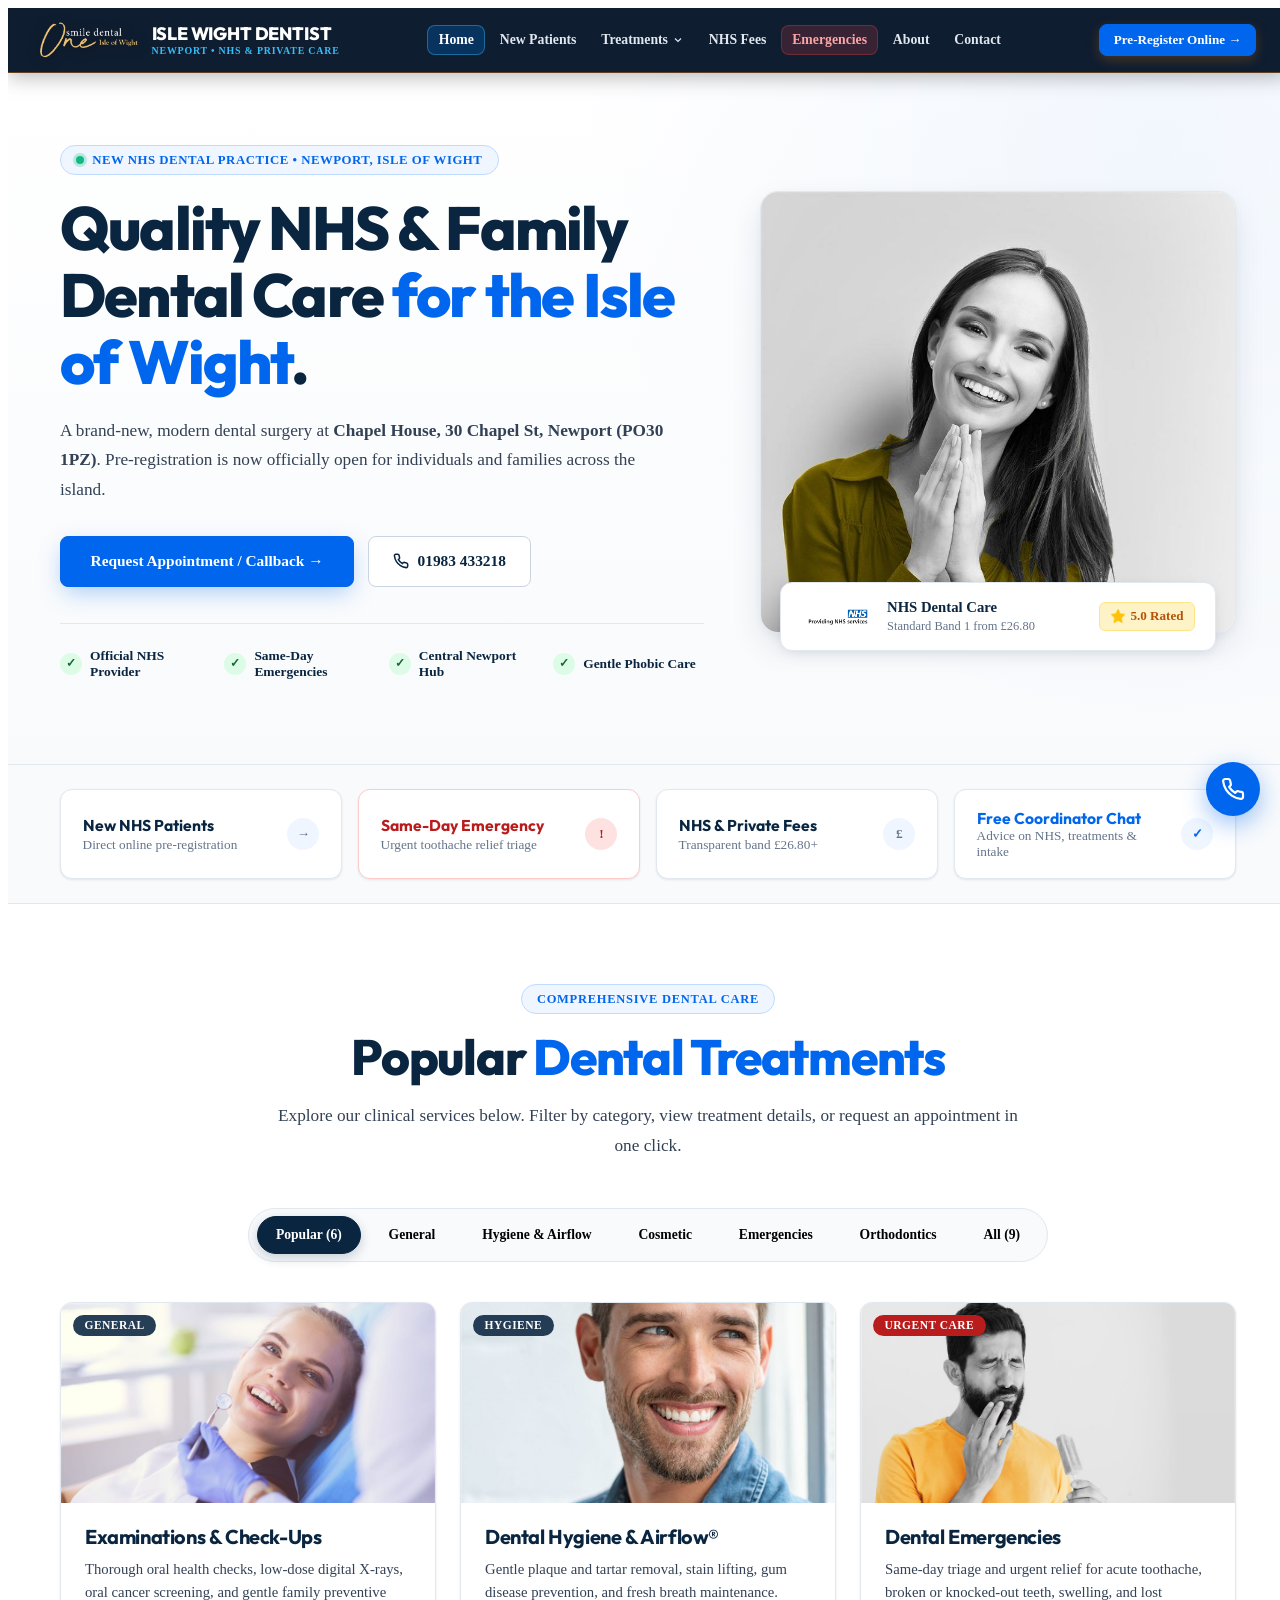
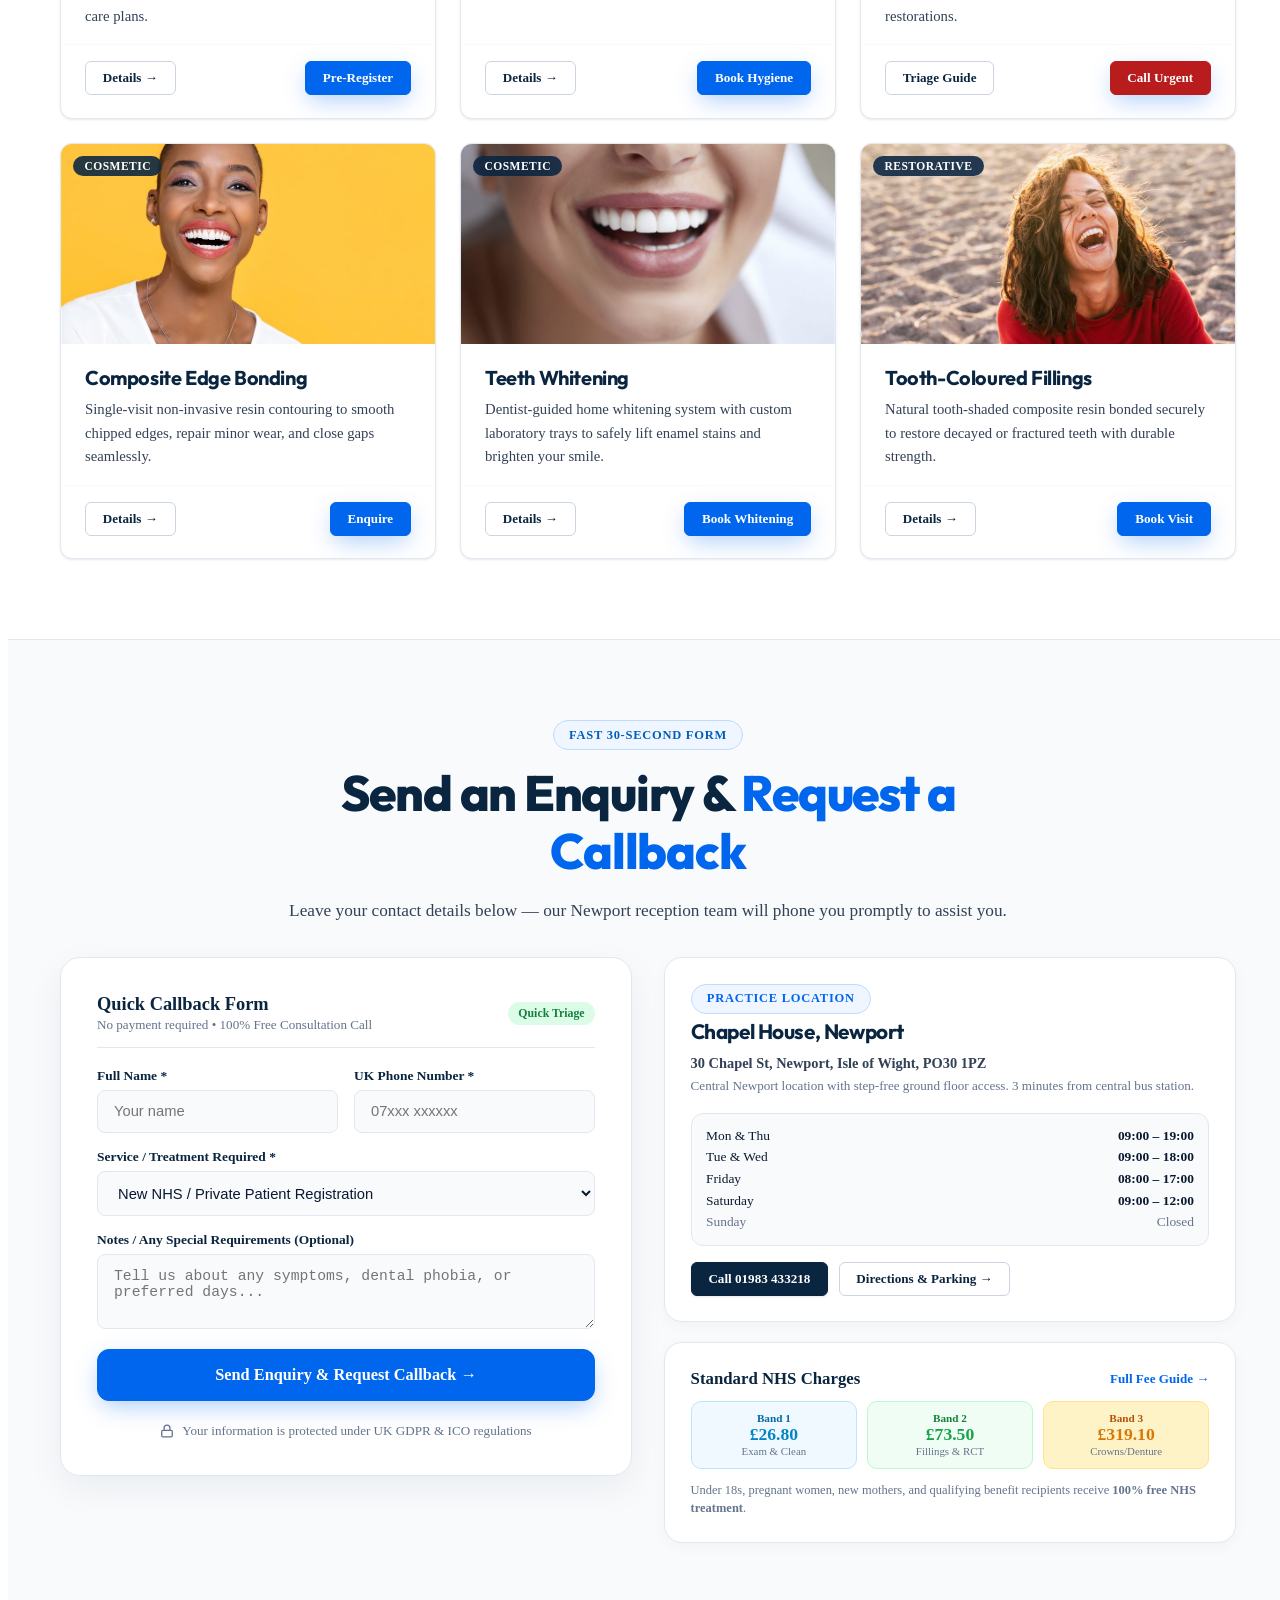
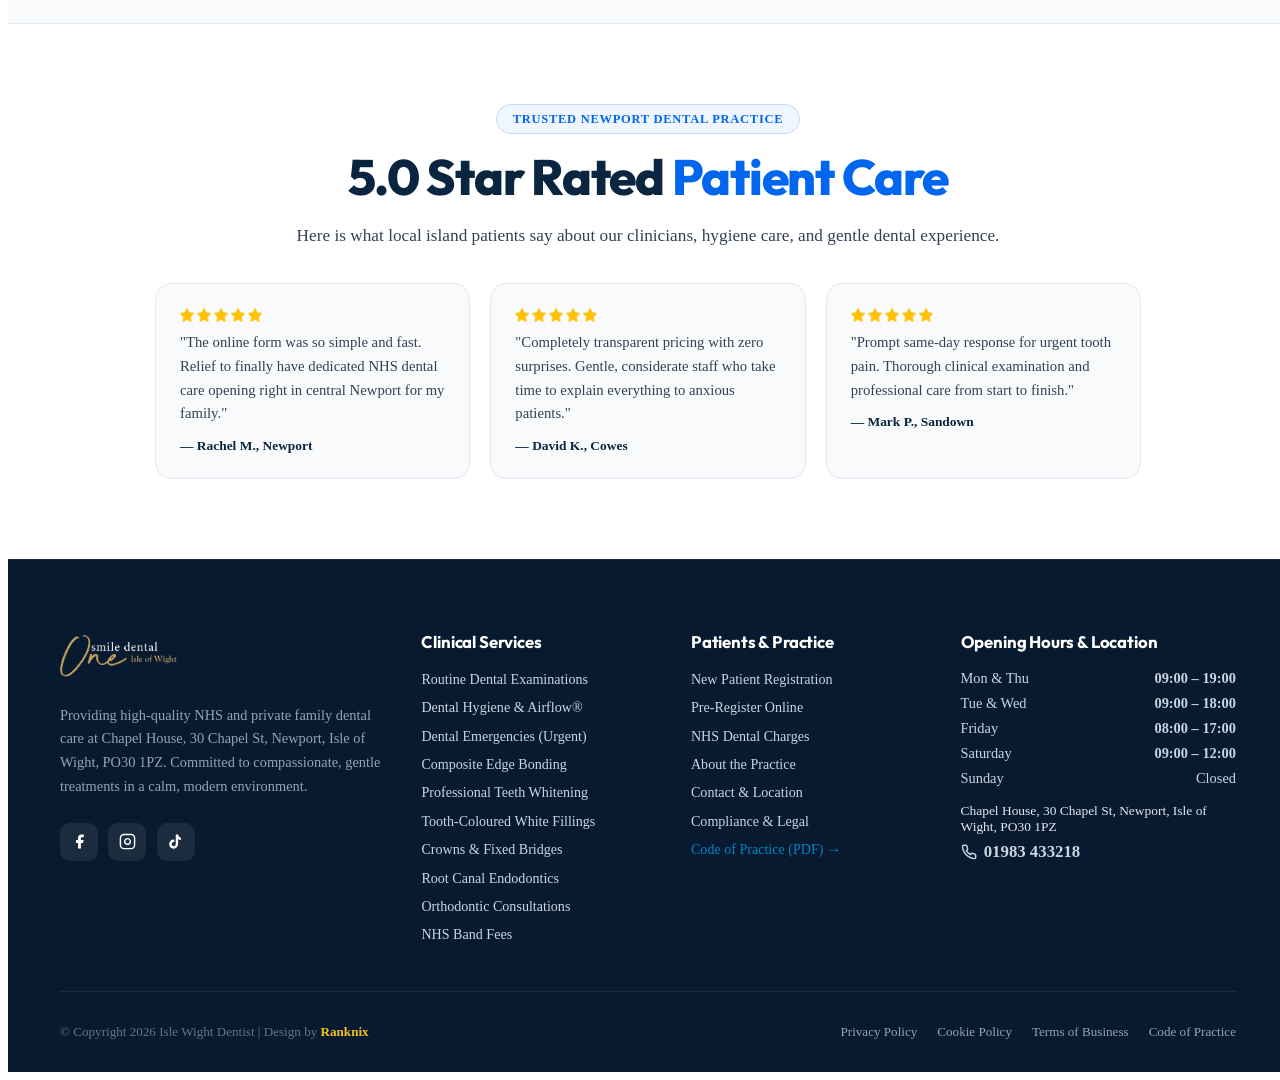
<file: index.html>
﻿<!DOCTYPE html>
<html lang="en">
<head>
  <!-- Google Tag Manager -->
  <script async src="https://www.googletagmanager.com/gtm.js?id=GTM-NL6TV2PP"></script>
  <script>
    window.dataLayer = window.dataLayer || [];
    function gtag(){dataLayer.push(arguments);}
    gtag('js', new Date());
  </script>
  <!-- End Google Tag Manager -->
  <meta charset="UTF-8">
  <meta name="viewport" content="width=device-width, initial-scale=1.0">
  <title>Isle Wight Dentist | New NHS &amp; Private Dental Practice in Newport, Isle of Wight</title>
  <meta name="description" content="Finally, an NHS dentist on the Isle of Wight with open pre-registration! Join Isle Wight Dentist at Chapel House, 30 Chapel St, Newport. Pre-register online in 60 seconds or call 01983 433218.">
  <link rel="canonical" href="https://islewightdentist.co.uk/">
  <link rel="icon" type="image/png" href="assets/images/ONE_favicon.png">
  <link rel="apple-touch-icon" href="assets/images/ONE_webclip.png">
  <link rel="preconnect" href="https://fonts.googleapis.com">
  <link rel="preconnect" href="https://fonts.gstatic.com" crossorigin>
  <link href="https://fonts.googleapis.com/css2?family=Outfit:wght@500;600;700;800;900&family=Plus+Jakarta+Sans:wght@400;500;600;700;800&family=Cormorant+Garamond:wght@600;700&display=swap" rel="stylesheet">
  <link rel="stylesheet" href="assets/css/styles.css?v=9">
</head>
<body>

  <!-- 1. HIGH-CONTRAST HEALTHCARE HEADER -->
  <header class="site-header">
    <!-- Main Navigation Bar -->
    <div class="header-main-bar">
      <div class="container header-inner">
        <!-- Distinct High-Contrast Brand Lockup -->
        <a href="index.html" class="brand-lockup" aria-label="Isle Wight Dentist Home">
          <div class="brand-logo-frame">
            <img src="assets/images/Isle_of_Wight.png" alt="Isle Wight Dentist Logo">
          </div>
          <div class="brand-meta">
            <span class="brand-title">ISLE WIGHT DENTIST</span>
            <span class="brand-subtitle">Newport &bull; NHS &amp; Private Care</span>
          </div>
        </a>

        <!-- Clean Spacious Desktop Navigation -->
        <nav class="desktop-nav" aria-label="Primary navigation">
          <a href="index.html" class="nav-link active" data-page="index.html">Home</a>
          <a href="new-patients.html" class="nav-link" data-page="new-patients.html">New Patients</a>

          <div class="nav-item">
            <a href="treatments.html" class="nav-link" data-page="treatments.html,dental-emergencies.html">
              <span>Treatments</span>
              <svg width="12" height="12" viewBox="0 0 24 24" fill="none" stroke="currentColor" stroke-width="2.4"><polyline points="6 9 12 15 18 9"/></svg>
            </a>
            <div class="nav-dropdown mega">
              <div class="nav-dd-heading">Clinical Dental Services</div>
              <a href="treatments.html#examinations" class="nav-dd-link">Routine Examinations &amp; Check-Ups</a>
              <a href="treatments.html#hygiene" class="nav-dd-link">Dental Hygiene &amp; Airflow&reg;</a>
              <a href="dental-emergencies.html" class="nav-dd-link">Dental Emergencies <span class="nav-dd-badge" style="background:#fee2e2;color:#b91c1c;">Urgent</span></a>
              <a href="treatments.html#bonding" class="nav-dd-link">Composite Edge Bonding</a>
              <a href="treatments.html#whitening" class="nav-dd-link">Professional Teeth Whitening</a>
              <a href="treatments.html#fillings" class="nav-dd-link">Tooth-Coloured White Fillings</a>
              <a href="treatments.html#crowns" class="nav-dd-link">Crowns &amp; Fixed Bridges</a>
              <a href="treatments.html#rct" class="nav-dd-link">Root Canal Endodontics</a>
              <a href="treatments.html#orthodontics" class="nav-dd-link">Orthodontic Consultations</a>
              <a href="nhs-fees.html" class="nav-dd-link">NHS Band Fees &amp; Exemptions</a>
            </div>
          </div>

          <a href="nhs-fees.html" class="nav-link" data-page="nhs-fees.html">NHS Fees</a>
          <a href="dental-emergencies.html" class="nav-link emergency" data-page="dental-emergencies.html">Emergencies</a>
          <a href="about.html" class="nav-link" data-page="about.html">About</a>
          <a href="contact.html" class="nav-link" data-page="contact.html">Contact</a>
        </nav>

        <!-- Right Header Actions -->
        <div class="header-actions">
          <a href="tel:01983433218" class="header-phone-btn" aria-label="Call Isle Wight Dentist">
            <svg width="14" height="14" viewBox="0 0 24 24" fill="none" stroke="currentColor" stroke-width="2.2"><path d="M22 16.92v3a2 2 0 0 1-2.18 2 19.79 19.79 0 0 1-8.63-3.07 19.5 19.5 0 0 1-6-6 19.79 19.79 0 0 1-3.07-8.67A2 2 0 0 1 4.11 2h3a2 2 0 0 1 2 1.72c.127.96.361 1.903.7 2.81a2 2 0 0 1-.45 2.11L8.09 9.91a16 16 0 0 0 6 6l1.27-1.27a2 2 0 0 1 2.11-.45c.907.339 1.85.573 2.81.7A2 2 0 0 1 22 16.92z"/></svg>
            <span>01983 433218</span>
          </a>
          <a href="#register" class="btn btn-gold btn-sm btn-header-cta"><span class="cta-full">Pre-Register Online &rarr;</span><span class="cta-short">Register</span></a>
          <button id="mobile-menu-toggle" class="mobile-menu-toggle" aria-label="Toggle Menu" aria-expanded="false">
            <svg width="20" height="20" viewBox="0 0 24 24" fill="none" stroke="currentColor" stroke-width="2.2"><line x1="3" y1="6" x2="21" y2="6"/><line x1="3" y1="12" x2="21" y2="12"/><line x1="3" y1="18" x2="21" y2="18"/></svg>
          </button>
        </div>
      </div>
    </div>

    <!-- Mobile Drawer -->
    <div id="mobile-drawer" class="mobile-drawer">
      <div class="mobile-drawer-links">
        <a href="index.html" class="mobile-drawer-link">Home <span>&rarr;</span></a>
        <a href="new-patients.html" class="mobile-drawer-link">New Patients (Pre-Register) <span>&rarr;</span></a>
        <a href="treatments.html" class="mobile-drawer-link">Dental Treatments <span>&rarr;</span></a>
        <a href="nhs-fees.html" class="mobile-drawer-link">NHS Dental Fees <span>&rarr;</span></a>
        <a href="dental-emergencies.html" class="mobile-drawer-link" style="color:var(--emergency-red);">Dental Emergencies <span>Urgent</span></a>
        <a href="about.html" class="mobile-drawer-link">About the Practice <span>&rarr;</span></a>
        <a href="contact.html" class="mobile-drawer-link">Contact &amp; Location <span>&rarr;</span></a>
        <div style="display:grid;grid-template-columns:1fr 1fr;gap:0.5rem;margin-top:0.75rem;">
          <a href="tel:01983433218" class="btn btn-navy btn-sm">Call 01983 433218</a>
          <a href="#register" class="btn btn-primary btn-sm">Pre-Register Now</a>
        </div>
      </div>
    </div>
  </header>

  <main>
    <!-- 2. BRAND NEW HERO SECTION (Fresh Medical Showcase) -->
    <section class="hero-medical">
      <div class="container hero-grid">
        <div>
          <div class="hero-eyebrow-tag">
            <span class="status-dot"></span>
            <span>NEW NHS DENTAL PRACTICE &bull; NEWPORT, ISLE OF WIGHT</span>
          </div>

          <h1 class="hero-medical-title">
            Quality NHS &amp; Family Dental Care <span class="accent">for the Isle of Wight</span>.
          </h1>

          <p class="hero-medical-copy">
            A brand-new, modern dental surgery at <strong>Chapel House, 30 Chapel St, Newport (PO30 1PZ)</strong>. Pre-registration is now officially open for individuals and families across the island.
          </p>

          <div class="hero-cta-row">
            <a href="#enquiry" class="btn btn-primary btn-hero-cta">
              Request Appointment / Callback &rarr;
            </a>
            <a href="tel:01983433218" class="btn btn-outline btn-hero-call">
              <svg width="16" height="16" viewBox="0 0 24 24" fill="none" stroke="currentColor" stroke-width="2.3"><path d="M22 16.92v3a2 2 0 0 1-2.18 2 19.79 19.79 0 0 1-8.63-3.07 19.5 19.5 0 0 1-6-6 19.79 19.79 0 0 1-3.07-8.67A2 2 0 0 1 4.11 2h3a2 2 0 0 1 2 1.72c.127.96.361 1.903.7 2.81a2 2 0 0 1-.45 2.11L8.09 9.91a16 16 0 0 0 6 6l1.27-1.27a2 2 0 0 1 2.11-.45c.907.339 1.85.573 2.81.7A2 2 0 0 1 22 16.92z"/></svg>
              01983 433218
            </a>
          </div>

          <div class="hero-trust-bar">
            <div class="hero-trust-item">
              <span class="hero-trust-check">&#10003;</span>
              <span>Official NHS Provider</span>
            </div>
            <div class="hero-trust-item">
              <span class="hero-trust-check">&#10003;</span>
              <span>Same-Day Emergencies</span>
            </div>
            <div class="hero-trust-item">
              <span class="hero-trust-check">&#10003;</span>
              <span>Central Newport Hub</span>
            </div>
            <div class="hero-trust-item">
              <span class="hero-trust-check">&#10003;</span>
              <span>Gentle Phobic Care</span>
            </div>
          </div>
        </div>

        <!-- RIGHT HERO COLUMN: VIBRANT DENTAL SMILE WITH LIVE FLOATING BADGES -->
        <div class="hero-photo-wrap">
          <div class="hero-photo-frame">
            <img src="assets/images/hero-girl-smile.jpg?v=9" alt="Isle Wight Dentist Newport practice" fetchpriority="high">
          </div>
          <div class="hero-floating-nhs-card">
            <div style="display:flex;align-items:center;gap:0.75rem;">
              <img src="assets/images/NHS_logo.jpg" alt="NHS Dental Practice" style="width:74px;height:auto;border-radius:4px;">
              <div>
                <strong style="display:block;font-size:0.92rem;line-height:1.2;color:var(--primary);">NHS Dental Care</strong>
                <span style="font-size:0.78rem;color:var(--muted);">Standard Band 1 from &pound;26.80</span>
              </div>
            </div>
            <div style="display:flex;align-items:center;gap:0.35rem;background:#fef3c7;padding:0.35rem 0.65rem;border-radius:6px;border:1px solid #fde68a;">
              <img src="assets/images/star.png" alt="Star" style="width:14px;height:14px;">
              <strong style="font-size:0.82rem;color:#b45309;">5.0 Rated</strong>
            </div>
          </div>
        </div>
      </div>
    </section>

    <!-- 4. CREDIBILITY & TRUST TICKER -->
    <section class="quick-convert-strip">
      <div class="container quick-convert-grid">
        <a href="#register" class="quick-convert-tile">
          <div>
            <strong>New NHS Patients</strong>
            <span>Direct online pre-registration</span>
          </div>
          <span class="tile-arrow">&rarr;</span>
        </a>
        <a href="dental-emergencies.html" class="quick-convert-tile" style="border-color:#fecaca;">
          <div>
            <strong style="color:#b91c1c;">Same-Day Emergency</strong>
            <span>Urgent toothache relief triage</span>
          </div>
          <span class="tile-arrow" style="background:#fee2e2;color:#b91c1c;">!</span>
        </a>
        <a href="nhs-fees.html" class="quick-convert-tile">
          <div>
            <strong>NHS &amp; Private Fees</strong>
            <span>Transparent band &pound;26.80+</span>
          </div>
          <span class="tile-arrow">&pound;</span>
        </a>
        <button type="button" class="quick-convert-tile" data-open-lead-modal data-lead-topic="Free Coordinator Consultation" style="text-align:left;width:100%;cursor:pointer;background:#ffffff;">
          <div>
            <strong style="color:var(--brand-blue);">Free Coordinator Chat</strong>
            <span>Advice on NHS, treatments &amp; intake</span>
          </div>
          <span class="tile-arrow" style="background:#eff6ff;color:var(--brand-blue);">&#10003;</span>
        </button>
      </div>
    </section>

    <!-- 4. POPULAR DENTAL TREATMENTS SHOWCASE (Visual Picture Cards with Category Filter) -->
    <section id="treatments" class="section">
      <div class="container">
        <div class="section-header">
          <span class="eyebrow">Comprehensive Dental Care</span>
          <h2 class="section-title">Popular <span class="accent">Dental Treatments</span></h2>
          <p class="section-lead">Explore our clinical services below. Filter by category, view treatment details, or request an appointment in one click.</p>
        </div>

        <div class="cat-tabs-wrap" role="tablist" aria-label="Dental treatment categories">
          <button type="button" class="cat-tab-btn active" data-cat-tab="popular">Popular (6)</button>
          <button type="button" class="cat-tab-btn" data-cat-tab="general">General</button>
          <button type="button" class="cat-tab-btn" data-cat-tab="hygiene">Hygiene &amp; Airflow</button>
          <button type="button" class="cat-tab-btn" data-cat-tab="cosmetic">Cosmetic</button>
          <button type="button" class="cat-tab-btn" data-cat-tab="emergency">Emergencies</button>
          <button type="button" class="cat-tab-btn" data-cat-tab="referrals">Orthodontics</button>
          <button type="button" class="cat-tab-btn" data-cat-tab="all">All (9)</button>
        </div>

        <div class="treatments-grid">
          <!-- 1. Examinations & Check-Ups -->
          <article class="service-card" data-cat="popular general">
            <div class="service-card-top">
              <div class="service-card-img">
                <img src="assets/images/treatment-checkups.jpg" alt="Routine dental check-ups Isle of Wight" loading="lazy">
                <span class="service-cat-tag">General</span>
              </div>
              <div class="service-card-body">
                <h3 class="service-card-title">Examinations &amp; Check-Ups</h3>
                <p class="service-card-desc">Thorough oral health checks, low-dose digital X-rays, oral cancer screening, and gentle family preventive care plans.</p>
              </div>
            </div>
            <div class="service-card-footer">
              <a href="treatments.html#examinations" class="btn btn-outline btn-sm">Details &rarr;</a>
              <a href="#register" class="btn btn-primary btn-sm">Pre-Register</a>
            </div>
          </article>

          <!-- 2. Dental Hygiene & Airflow -->
          <article class="service-card" data-cat="popular hygiene">
            <div class="service-card-top">
              <div class="service-card-img">
                <img src="assets/images/card-hygiene.jpg" alt="Dental Hygiene and Airflow clean" loading="lazy">
                <span class="service-cat-tag">Hygiene</span>
              </div>
              <div class="service-card-body">
                <h3 class="service-card-title">Dental Hygiene &amp; Airflow&reg;</h3>
                <p class="service-card-desc">Gentle plaque and tartar removal, stain lifting, gum disease prevention, and fresh breath maintenance.</p>
              </div>
            </div>
            <div class="service-card-footer">
              <a href="treatments.html#hygiene" class="btn btn-outline btn-sm">Details &rarr;</a>
              <button type="button" class="btn btn-gold btn-sm" data-open-lead-modal data-lead-topic="Hygiene &amp; Preventive Care">Book Hygiene</button>
            </div>
          </article>

          <!-- 3. Dental Emergencies -->
          <article class="service-card" data-cat="popular emergency">
            <div class="service-card-top">
              <div class="service-card-img">
                <img src="assets/images/card-emergency.jpg" alt="Emergency Dentist Newport Isle of Wight" loading="lazy">
                <span class="service-cat-tag" style="background:#b91c1c;color:#ffffff;">Urgent Care</span>
              </div>
              <div class="service-card-body">
                <h3 class="service-card-title">Dental Emergencies</h3>
                <p class="service-card-desc">Same-day triage and urgent relief for acute toothache, broken or knocked-out teeth, swelling, and lost restorations.</p>
              </div>
            </div>
            <div class="service-card-footer">
              <a href="dental-emergencies.html" class="btn btn-outline btn-sm">Triage Guide</a>
              <a href="tel:01983433218" class="btn btn-primary btn-sm" style="background:#b91c1c;border-color:#b91c1c;">Call Urgent</a>
            </div>
          </article>

          <!-- 4. Composite Edge Bonding -->
          <article class="service-card" data-cat="popular cosmetic">
            <div class="service-card-top">
              <div class="service-card-img">
                <img src="assets/images/card-bonding.jpg" alt="Composite Bonding Isle of Wight" loading="lazy">
                <span class="service-cat-tag">Cosmetic</span>
              </div>
              <div class="service-card-body">
                <h3 class="service-card-title">Composite Edge Bonding</h3>
                <p class="service-card-desc">Single-visit non-invasive resin contouring to smooth chipped edges, repair minor wear, and close gaps seamlessly.</p>
              </div>
            </div>
            <div class="service-card-footer">
              <a href="treatments.html#bonding" class="btn btn-outline btn-sm">Details &rarr;</a>
              <button type="button" class="btn btn-gold btn-sm" data-open-lead-modal data-lead-topic="Composite Bonding">Enquire</button>
            </div>
          </article>

          <!-- 5. Professional Teeth Whitening -->
          <article class="service-card" data-cat="popular cosmetic">
            <div class="service-card-top">
              <div class="service-card-img">
                <img src="assets/images/treatment-whitening.jpg" alt="Professional Teeth Whitening" loading="lazy">
                <span class="service-cat-tag">Cosmetic</span>
              </div>
              <div class="service-card-body">
                <h3 class="service-card-title">Teeth Whitening</h3>
                <p class="service-card-desc">Dentist-guided home whitening system with custom laboratory trays to safely lift enamel stains and brighten your smile.</p>
              </div>
            </div>
            <div class="service-card-footer">
              <a href="treatments.html#whitening" class="btn btn-outline btn-sm">Details &rarr;</a>
              <button type="button" class="btn btn-gold btn-sm" data-open-lead-modal data-lead-topic="Teeth Whitening">Book Whitening</button>
            </div>
          </article>

          <!-- 6. White Tooth-Coloured Fillings -->
          <article class="service-card" data-cat="popular general">
            <div class="service-card-top">
              <div class="service-card-img">
                <img src="assets/images/treatment-fillings.jpg" alt="Tooth Coloured White Fillings" loading="lazy">
                <span class="service-cat-tag">Restorative</span>
              </div>
              <div class="service-card-body">
                <h3 class="service-card-title">Tooth-Coloured Fillings</h3>
                <p class="service-card-desc">Natural tooth-shaded composite resin bonded securely to restore decayed or fractured teeth with durable strength.</p>
              </div>
            </div>
            <div class="service-card-footer">
              <a href="treatments.html#fillings" class="btn btn-outline btn-sm">Details &rarr;</a>
              <button type="button" class="btn btn-gold btn-sm" data-open-lead-modal data-lead-topic="White Fillings">Book Visit</button>
            </div>
          </article>

          <!-- 7. Crowns & Fixed Bridges -->
          <article class="service-card hidden-card" data-cat="general">
            <div class="service-card-top">
              <div class="service-card-img">
                <img src="assets/images/treatment-crowns.jpg" alt="Dental Crowns and Fixed Bridges" loading="lazy">
                <span class="service-cat-tag">Restorative</span>
              </div>
              <div class="service-card-body">
                <h3 class="service-card-title">Crowns &amp; Fixed Bridges</h3>
                <p class="service-card-desc">Custom laboratory-crafted ceramic and porcelain crowns to protect weakened teeth and bridges to replace missing teeth.</p>
              </div>
            </div>
            <div class="service-card-footer">
              <a href="treatments.html#crowns" class="btn btn-outline btn-sm">Details &rarr;</a>
              <button type="button" class="btn btn-gold btn-sm" data-open-lead-modal data-lead-topic="Crowns & Bridges">Enquire</button>
            </div>
          </article>

          <!-- 8. Root Canal Endodontics -->
          <article class="service-card hidden-card" data-cat="general emergency">
            <div class="service-card-top">
              <div class="service-card-img">
                <img src="assets/images/treatment-rct.jpg" alt="Root Canal Endodontic Treatment" loading="lazy">
                <span class="service-cat-tag">Endodontics</span>
              </div>
              <div class="service-card-body">
                <h3 class="service-card-title">Root Canal Treatment</h3>
                <p class="service-card-desc">Painless modern root canal therapy using precision instruments to treat infected nerve pulp and avoid tooth extraction.</p>
              </div>
            </div>
            <div class="service-card-footer">
              <a href="treatments.html#rct" class="btn btn-outline btn-sm">Details &rarr;</a>
              <button type="button" class="btn btn-gold btn-sm" data-open-lead-modal data-lead-topic="Root Canal">Enquire</button>
            </div>
          </article>

          <!-- 9. Orthodontic Consultations -->
          <article class="service-card hidden-card" data-cat="referrals">
            <div class="service-card-top">
              <div class="service-card-img">
                <img src="assets/images/card-referrals.jpg" alt="Orthodontic Consultations Isle of Wight" loading="lazy">
                <span class="service-cat-tag">Orthodontics</span>
              </div>
              <div class="service-card-body">
                <h3 class="service-card-title">Orthodontic Consultations</h3>
                <p class="service-card-desc">Teeth straightening and bite assessments for adults and children to evaluate crowding, spacing, and modern alignment.</p>
              </div>
            </div>
            <div class="service-card-footer">
              <a href="treatments.html#orthodontics" class="btn btn-outline btn-sm">Details &rarr;</a>
              <button type="button" class="btn btn-gold btn-sm" data-open-lead-modal data-lead-topic="Orthodontic Consultation">Book Consult</button>
            </div>
          </article>
        </div>
      </div>
    </section>

    <!-- 5. SHORT HIGH-CONVERTING APPOINTMENT & ENQUIRY SECTION -->
    <section id="enquiry" class="section" style="background:#f8fafc;border-top:1px solid var(--border);border-bottom:1px solid var(--border);">
      <span id="register" style="position:relative;top:-80px;"></span>
      <div class="container">
        <div class="section-header" style="margin-bottom:2rem;">
          <span class="eyebrow nhs">Fast 30-Second Form</span>
          <h2 class="section-title">Send an Enquiry &amp; <span class="accent">Request a Callback</span></h2>
          <p class="section-lead">Leave your contact details below &mdash; our Newport reception team will phone you promptly to assist you.</p>
        </div>

        <div class="split-grid" style="align-items:start;gap:2rem;">
          <!-- Left: Clean 4-Field Enquiry Form -->
          <div class="pre-reg-card">
            <div style="display:flex;align-items:center;justify-content:space-between;gap:0.75rem;margin-bottom:1.25rem;padding-bottom:0.85rem;border-bottom:1px solid var(--border);">
              <div>
                <strong style="display:block;font-size:1.15rem;color:var(--primary);">Quick Callback Form</strong>
                <span style="font-size:0.82rem;color:var(--muted);">No payment required &bull; 100% Free Consultation Call</span>
              </div>
              <span style="background:#dcfce7;color:#15803d;font-size:0.74rem;font-weight:800;padding:0.25rem 0.65rem;border-radius:9999px;">Quick Triage</span>
            </div>

            <form id="home-callback-form" class="form-grid" action="https://formsubmit.co/isleofwight@onesmiledental.co.uk" method="POST">
              <input type="hidden" name="_subject" value="Homepage Callback Request - Isle Wight Dentist">
              <input type="hidden" name="_captcha" value="false">
              <input type="hidden" name="_replyto" value="isleofwight@onesmiledental.co.uk">
              <div class="form-stack-row">
                <div>
                  <label class="form-label" for="hc-name">Full Name *</label>
                  <input id="hc-name" name="Full Name" type="text" class="form-input" required placeholder="Your name">
                </div>
                <div>
                  <label class="form-label" for="hc-phone">UK Phone Number *</label>
                  <input id="hc-phone" name="Phone Number" type="tel" class="form-input" required placeholder="07xxx xxxxxx">
                </div>
              </div>

              <div>
                <label class="form-label" for="hc-topic">Service / Treatment Required *</label>
                <select id="hc-topic" name="Treatment Topic" class="form-input">
                  <option value="New NHS / Private Pre-Registration">New NHS / Private Patient Registration</option>
                  <option value="Routine Dental Examination">Routine Dental Check-Up &amp; Examination</option>
                  <option value="Dental Emergency">Dental Emergency / Same-Day Urgent Pain</option>
                  <option value="Hygiene & Airflow">Dental Hygiene &amp; Airflow&reg; Stain Removal</option>
                  <option value="Composite Bonding">Cosmetic Edge Bonding</option>
                  <option value="Teeth Whitening">Professional Teeth Whitening</option>
                  <option value="White Fillings">White Fillings / Tooth Repair</option>
                  <option value="Crowns & Bridges">Dental Crowns &amp; Bridges</option>
                  <option value="Root Canal">Root Canal Endodontics</option>
                  <option value="Orthodontic Consultation">Orthodontic Consultation (Aligners / Braces)</option>
                  <option value="General Question">General Practice Enquiry</option>
                </select>
              </div>

              <div>
                <label class="form-label" for="hc-message">Notes / Any Special Requirements (Optional)</label>
                <textarea id="hc-message" name="Notes" class="form-input" rows="3" placeholder="Tell us about any symptoms, dental phobia, or preferred days..."></textarea>
              </div>

              <button type="submit" class="btn btn-gold form-submit-btn">
                Send Enquiry &amp; Request Callback &rarr;
              </button>

              <div style="display:flex;align-items:center;justify-content:center;gap:0.5rem;font-size:0.82rem;color:var(--muted);margin-top:0.35rem;">
                <svg width="14" height="14" viewBox="0 0 24 24" fill="none" stroke="currentColor" stroke-width="2.2"><rect x="3" y="11" width="18" height="11" rx="2" ry="2"/><path d="M7 11V7a5 5 0 0 1 10 0v4"/></svg>
                <span>Your information is protected under UK GDPR &amp; ICO regulations</span>
              </div>
            </form>

            <div id="home-callback-success" style="display:none;padding:1.35rem;border-radius:14px;background:#ecfdf5;border:1px solid #a7f3d0;color:#065f46;text-align:center;">
              <strong style="display:block;font-size:1.15rem;margin-bottom:0.35rem;">Enquiry Successfully Sent!</strong>
              <p style="font-size:0.88rem;margin-bottom:1rem;color:#047857;">Thank you. Our Newport reception team will phone you promptly to assist you.</p>
              <a href="tel:01983433218" class="btn btn-teal btn-sm">Need Urgent Assistance? Call 01983 433218</a>
            </div>
          </div>

          <!-- Right: Newport Surgery Details & NHS Band Overview -->
          <div style="display:grid;gap:1.25rem;">
            <!-- Clinic Location Card -->
            <div style="background:#ffffff;border:1px solid var(--border);border-radius:18px;padding:1.6rem;box-shadow:0 4px 16px rgba(0,0,0,0.03);">
              <span class="eyebrow" style="color:var(--teal);margin-bottom:0.35rem;">Practice Location</span>
              <h3 style="font-size:1.3rem;margin-bottom:0.5rem;color:var(--primary);">Chapel House, Newport</h3>
              <p style="font-size:0.9rem;color:var(--ink-body);line-height:1.55;margin-bottom:1rem;">
                <strong>30 Chapel St, Newport, Isle of Wight, PO30 1PZ</strong><br>
                <span style="font-size:0.82rem;color:var(--muted);">Central Newport location with step-free ground floor access. 3 minutes from central bus station.</span>
              </p>

              <div style="display:grid;gap:0.35rem;font-size:0.84rem;color:var(--ink);background:#f8fafc;padding:0.9rem;border-radius:12px;border:1px solid var(--border);margin-bottom:1rem;">
                <div style="display:flex;justify-content:space-between;"><span>Mon &amp; Thu</span><strong>09:00 &ndash; 19:00</strong></div>
                <div style="display:flex;justify-content:space-between;"><span>Tue &amp; Wed</span><strong>09:00 &ndash; 18:00</strong></div>
                <div style="display:flex;justify-content:space-between;"><span>Friday</span><strong>08:00 &ndash; 17:00</strong></div>
                <div style="display:flex;justify-content:space-between;"><span>Saturday</span><strong>09:00 &ndash; 12:00</strong></div>
                <div style="display:flex;justify-content:space-between;color:var(--muted);"><span>Sunday</span><span>Closed</span></div>
              </div>

              <div style="display:flex;gap:0.65rem;flex-wrap:wrap;">
                <a href="tel:01983433218" class="btn btn-teal btn-sm">Call 01983 433218</a>
                <a href="contact.html" class="btn btn-outline btn-sm">Directions &amp; Parking &rarr;</a>
              </div>
            </div>

            <!-- NHS Charges Summary -->
            <div style="background:#ffffff;border:1px solid var(--border);border-radius:18px;padding:1.6rem;box-shadow:0 4px 16px rgba(0,0,0,0.03);">
              <div style="display:flex;align-items:center;justify-content:space-between;margin-bottom:0.75rem;">
                <strong style="font-size:1.05rem;color:var(--primary);">Standard NHS Charges</strong>
                <a href="nhs-fees.html" style="font-size:0.82rem;font-weight:700;color:var(--brand-blue);">Full Fee Guide &rarr;</a>
              </div>

              <div style="display:grid;grid-template-columns:repeat(3,1fr);gap:0.6rem;text-align:center;">
                <div style="padding:0.65rem 0.4rem;border-radius:10px;background:#f0f9ff;border:1px solid #bae6fd;">
                  <span style="font-size:0.7rem;font-weight:700;color:#0369a1;display:block;">Band 1</span>
                  <strong style="font-size:1.1rem;color:#0284c7;">&pound;26.80</strong>
                  <span style="font-size:0.68rem;color:#64748b;display:block;">Exam &amp; Clean</span>
                </div>
                <div style="padding:0.65rem 0.4rem;border-radius:10px;background:#f0fdf4;border:1px solid #bbf7d0;">
                  <span style="font-size:0.7rem;font-weight:700;color:#15803d;display:block;">Band 2</span>
                  <strong style="font-size:1.1rem;color:#16a34a;">&pound;73.50</strong>
                  <span style="font-size:0.68rem;color:#64748b;display:block;">Fillings &amp; RCT</span>
                </div>
                <div style="padding:0.65rem 0.4rem;border-radius:10px;background:#fef3c7;border:1px solid #fde68a;">
                  <span style="font-size:0.7rem;font-weight:700;color:#b45309;display:block;">Band 3</span>
                  <strong style="font-size:1.1rem;color:#d97706;">&pound;319.10</strong>
                  <span style="font-size:0.68rem;color:#64748b;display:block;">Crowns/Denture</span>
                </div>
              </div>
              <p style="font-size:0.78rem;color:var(--muted);margin-top:0.75rem;line-height:1.45;">
                Under 18s, pregnant women, new mothers, and qualifying benefit recipients receive <strong>100% free NHS treatment</strong>.
              </p>
            </div>
          </div>
        </div>
      </div>
    </section>

    <!-- 6. CONCISE 5-STAR PATIENT REVIEWS -->
    <section class="section" style="background:#ffffff;">
      <div class="container" style="max-width:1050px;">
        <div class="section-header" style="margin-bottom:2rem;">
          <span class="eyebrow" style="color:var(--gold);">Trusted Newport Dental Practice</span>
          <h2 class="section-title">5.0 Star Rated <span class="accent">Patient Care</span></h2>
          <p class="section-lead">Here is what local island patients say about our clinicians, hygiene care, and gentle dental experience.</p>
        </div>

        <div style="display:grid;grid-template-columns:repeat(auto-fit, minmax(290px, 1fr));gap:1.25rem;">
          <div style="background:#f8fafc;border:1px solid var(--border);border-radius:16px;padding:1.5rem;">
            <div style="display:flex;gap:3px;align-items:center;margin-bottom:0.6rem;">
              <img src="assets/images/star.png" alt="Star" style="width:14px;height:14px;">
              <img src="assets/images/star.png" alt="Star" style="width:14px;height:14px;">
              <img src="assets/images/star.png" alt="Star" style="width:14px;height:14px;">
              <img src="assets/images/star.png" alt="Star" style="width:14px;height:14px;">
              <img src="assets/images/star.png" alt="Star" style="width:14px;height:14px;">
            </div>
            <p style="font-size:0.92rem;color:var(--ink-body);line-height:1.6;margin-bottom:0.75rem;">"The online form was so simple and fast. Relief to finally have dedicated NHS dental care opening right in central Newport for my family."</p>
            <strong style="font-size:0.84rem;color:var(--primary);display:block;">&mdash; Rachel M., Newport</strong>
          </div>

          <div style="background:#f8fafc;border:1px solid var(--border);border-radius:16px;padding:1.5rem;">
            <div style="display:flex;gap:3px;align-items:center;margin-bottom:0.6rem;">
              <img src="assets/images/star.png" alt="Star" style="width:14px;height:14px;">
              <img src="assets/images/star.png" alt="Star" style="width:14px;height:14px;">
              <img src="assets/images/star.png" alt="Star" style="width:14px;height:14px;">
              <img src="assets/images/star.png" alt="Star" style="width:14px;height:14px;">
              <img src="assets/images/star.png" alt="Star" style="width:14px;height:14px;">
            </div>
            <p style="font-size:0.92rem;color:var(--ink-body);line-height:1.6;margin-bottom:0.75rem;">"Completely transparent pricing with zero surprises. Gentle, considerate staff who take time to explain everything to anxious patients."</p>
            <strong style="font-size:0.84rem;color:var(--primary);display:block;">&mdash; David K., Cowes</strong>
          </div>

          <div style="background:#f8fafc;border:1px solid var(--border);border-radius:16px;padding:1.5rem;">
            <div style="display:flex;gap:3px;align-items:center;margin-bottom:0.6rem;">
              <img src="assets/images/star.png" alt="Star" style="width:14px;height:14px;">
              <img src="assets/images/star.png" alt="Star" style="width:14px;height:14px;">
              <img src="assets/images/star.png" alt="Star" style="width:14px;height:14px;">
              <img src="assets/images/star.png" alt="Star" style="width:14px;height:14px;">
              <img src="assets/images/star.png" alt="Star" style="width:14px;height:14px;">
            </div>
            <p style="font-size:0.92rem;color:var(--ink-body);line-height:1.6;margin-bottom:0.75rem;">"Prompt same-day response for urgent tooth pain. Thorough clinical examination and professional care from start to finish."</p>
            <strong style="font-size:0.84rem;color:var(--primary);display:block;">&mdash; Mark P., Sandown</strong>
          </div>
        </div>
      </div>
    </section>
  </main>

  <!-- 11. MAIN FOOTER -->
  <footer class="site-footer">
    <div class="container">
      <div class="footer-grid">
        <div>
          <a href="index.html" class="brand-logo" style="margin-bottom:1.25rem;display:inline-block;">
            <img src="assets/images/Isle_of_Wight.png" alt="Isle Wight Dentist Logo" style="height:48px;width:auto;">
          </a>
          <p class="footer-copy">
            Providing high-quality NHS and private family dental care at Chapel House, 30 Chapel St, Newport, Isle of Wight, PO30 1PZ. Committed to compassionate, gentle treatments in a calm, modern environment.
          </p>
          <div style="display:flex;align-items:center;gap:0.65rem;margin-top:1.5rem;">
            <a href="https://www.facebook.com/" target="_blank" rel="noopener noreferrer" aria-label="Facebook" style="width:38px;height:38px;border-radius:10px;background:rgba(255,255,255,0.08);display:flex;align-items:center;justify-content:center;color:#ffffff;transition:all 0.2s ease;">
              <svg width="17" height="17" viewBox="0 0 24 24" fill="currentColor"><path d="M18 2h-3a5 5 0 0 0-5 5v3H7v4h3v8h4v-8h3l1-4h-4V7a1 1 0 0 1 1-1h3z"/></svg>
            </a>
            <a href="https://www.instagram.com/1aorthodontics/" target="_blank" rel="noopener noreferrer" aria-label="Instagram" style="width:38px;height:38px;border-radius:10px;background:rgba(255,255,255,0.08);display:flex;align-items:center;justify-content:center;color:#ffffff;transition:all 0.2s ease;">
              <svg width="17" height="17" viewBox="0 0 24 24" fill="none" stroke="currentColor" stroke-width="2"><rect x="2" y="2" width="20" height="20" rx="5" ry="5"/><path d="M16 11.37A4 4 0 1 1 12.63 8 4 4 0 0 1 16 11.37z"/><line x1="17.5" y1="6.5" x2="17.51" y2="6.5"/></svg>
            </a>
            <a href="https://www.tiktok.com/" target="_blank" rel="noopener noreferrer" aria-label="TikTok" style="width:38px;height:38px;border-radius:10px;background:rgba(255,255,255,0.08);display:flex;align-items:center;justify-content:center;color:#ffffff;transition:all 0.2s ease;">
              <svg width="17" height="17" viewBox="0 0 24 24" fill="currentColor"><path d="M19.59 6.69a4.83 4.83 0 0 1-3.77-4.25V2h-3.45v13.67a2.89 2.89 0 0 1-5.2 1.74 2.89 2.89 0 0 1 2.31-4.64c.298-.002.595.042.88.13V9.4a6.33 6.33 0 0 0-1-.08A6.34 6.34 0 0 0 3 15.66a6.34 6.34 0 0 0 10.82 4.49 6.27 6.27 0 0 0 1.88-4.49V8.65a8.27 8.27 0 0 0 3.89 1.13v-3.09Z"/></svg>
            </a>
          </div>
        </div>

        <div>
          <h4 class="footer-heading">Clinical Services</h4>
          <ul class="footer-links">
            <li><a href="treatments.html#examinations">Routine Dental Examinations</a></li>
            <li><a href="treatments.html#hygiene">Dental Hygiene &amp; Airflow&reg;</a></li>
            <li><a href="dental-emergencies.html">Dental Emergencies (Urgent)</a></li>
            <li><a href="treatments.html#bonding">Composite Edge Bonding</a></li>
            <li><a href="treatments.html#whitening">Professional Teeth Whitening</a></li>
            <li><a href="treatments.html#fillings">Tooth-Coloured White Fillings</a></li>
            <li><a href="treatments.html#crowns">Crowns &amp; Fixed Bridges</a></li>
            <li><a href="treatments.html#rct">Root Canal Endodontics</a></li>
            <li><a href="treatments.html#orthodontics">Orthodontic Consultations</a></li>
            <li><a href="nhs-fees.html">NHS Band Fees</a></li>
          </ul>
        </div>

        <div>
          <h4 class="footer-heading">Patients &amp; Practice</h4>
          <ul class="footer-links">
            <li><a href="new-patients.html">New Patient Registration</a></li>
            <li><a href="#register">Pre-Register Online</a></li>
            <li><a href="nhs-fees.html">NHS Dental Charges</a></li>
            <li><a href="about.html">About the Practice</a></li>
            <li><a href="contact.html">Contact &amp; Location</a></li>
            <li><a href="compliance.html">Compliance &amp; Legal</a></li>
            <li><a href="assets/docs/Pontefract_Code_of_Practice_for_Patients.pdf" target="_blank" rel="noopener noreferrer" style="color:var(--gold-bright);">Code of Practice (PDF) &rarr;</a></li>
          </ul>
        </div>

        <div>
          <h4 class="footer-heading">Opening Hours &amp; Location</h4>
          <div class="hours-list" style="margin-bottom:1rem;">
            <div class="hours-row"><span>Mon &amp; Thu</span><strong>09:00 &ndash; 19:00</strong></div>
            <div class="hours-row"><span>Tue &amp; Wed</span><strong>09:00 &ndash; 18:00</strong></div>
            <div class="hours-row"><span>Friday</span><strong>08:00 &ndash; 17:00</strong></div>
            <div class="hours-row"><span>Saturday</span><strong>09:00 &ndash; 12:00</strong></div>
            <div class="hours-row"><span>Sunday</span><span>Closed</span></div>
          </div>
          <p style="font-size:0.84rem;color:#e2e8f0;margin-bottom:0.45rem;">
            Chapel House, 30 Chapel St, Newport, Isle of Wight, PO30 1PZ
          </p>
          <a href="tel:01983433218" style="display:inline-flex;align-items:center;gap:0.45rem;font-size:1.05rem;font-weight:800;color:var(--coral-bright);">
            <svg width="16" height="16" viewBox="0 0 24 24" fill="none" stroke="currentColor" stroke-width="2.2"><path d="M22 16.92v3a2 2 0 0 1-2.18 2 19.79 19.79 0 0 1-8.63-3.07 19.5 19.5 0 0 1-6-6 19.79 19.79 0 0 1-3.07-8.67A2 2 0 0 1 4.11 2h3a2 2 0 0 1 2 1.72c.127.96.361 1.903.7 2.81a2 2 0 0 1-.45 2.11L8.09 9.91a16 16 0 0 0 6 6l1.27-1.27a2 2 0 0 1 2.11-.45c.907.339 1.85.573 2.81.7A2 2 0 0 1 22 16.92z"/></svg>
            01983 433218
          </a>
        </div>
      </div>

      <div class="footer-bottom">
        <p>&copy; Copyright 2026 Isle Wight Dentist | Design by <a href="https://ranknix.online/" target="_blank" rel="noopener noreferrer" style="color:#fbbf24;font-weight:700;text-decoration:none;">Ranknix</a></p>
        <div class="compliance-links">
          <a href="compliance.html#privacy">Privacy Policy</a>
          <a href="compliance.html#cookies">Cookie Policy</a>
          <a href="compliance.html#terms">Terms of Business</a>
          <a href="compliance.html#code">Code of Practice</a>
        </div>
      </div>
    </div>
  </footer>

  <!-- FLOATING CALL ACTION PILL -->
  <a class="fcall" href="tel:01983433218" aria-label="Call Isle Wight Dentist on 01983 433218">
    <span class="fcall-tooltip">Call 01983 433218</span>
    <svg width="24" height="24" viewBox="0 0 24 24" fill="none" stroke="currentColor" stroke-width="2.2" stroke-linecap="round" stroke-linejoin="round">
      <path d="M22 16.92v3a2 2 0 0 1-2.18 2 19.79 19.79 0 0 1-8.63-3.07 19.5 19.5 0 0 1-6-6 19.79 19.79 0 0 1-3.07-8.67A2 2 0 0 1 4.11 2h3a2 2 0 0 1 2 1.72c.127.96.361 1.903.7 2.81a2 2 0 0 1-.45 2.11L8.09 9.91a16 16 0 0 0 6 6l1.27-1.27a2 2 0 0 1 2.11-.45c.907.339 1.85.573 2.81.7A2 2 0 0 1 22 16.92z"/>
    </svg>
  </a>

  <!-- MOBILE BOTTOM STICKY BAR -->
  <nav class="mbn" aria-label="Mobile bottom navigation">
    <div class="mbni">
      <a class="mbnit active" href="index.html" data-page="index.html">
        <span class="mbnico">
          <svg viewBox="0 0 24 24" fill="none" stroke="currentColor" stroke-width="1.9" stroke-linecap="round" stroke-linejoin="round"><path d="M3 9.75L12 3l9 6.75V21a1 1 0 0 1-1 1H5a1 1 0 0 1-1-1V9.75z"/><path d="M9 22V12h6v10"/></svg>
        </span>
        <span class="mbnlbl">Home</span>
      </a>

      <a class="mbnit" href="new-patients.html" data-page="new-patients.html">
        <span class="mbnico">
          <svg viewBox="0 0 24 24" fill="none" stroke="currentColor" stroke-width="1.9" stroke-linecap="round" stroke-linejoin="round"><path d="M16 21v-2a4 4 0 0 0-4-4H5a4 4 0 0 0-4 4v2"/><circle cx="8.5" cy="7" r="4"/><line x1="20" y1="8" x2="20" y2="14"/><line x1="23" y1="11" x2="17" y2="11"/></svg>
        </span>
        <span class="mbnlbl">New Patients</span>
      </a>

      <button type="button" class="mbnit" data-open-services-sheet data-page="treatments.html,dental-emergencies.html,nhs-fees.html">
        <span class="mbnico">
          <svg viewBox="0 0 24 24" fill="none" stroke="currentColor" stroke-width="1.9" stroke-linecap="round" stroke-linejoin="round"><rect x="3" y="3" width="7" height="7" rx="1.5"/><rect x="14" y="3" width="7" height="7" rx="1.5"/><rect x="3" y="14" width="7" height="7" rx="1.5"/><rect x="14" y="14" width="7" height="7" rx="1.5"/></svg>
        </span>
        <span class="mbnlbl">Services</span>
      </button>

      <a class="mbnit" href="about.html" data-page="about.html">
        <span class="mbnico">
          <svg viewBox="0 0 24 24" fill="none" stroke="currentColor" stroke-width="1.9" stroke-linecap="round" stroke-linejoin="round"><path d="M12 22s8-4 8-10V5l-8-3-8 3v7c0 6 8 10 8 10z"/></svg>
        </span>
        <span class="mbnlbl">About</span>
      </a>

      <a class="mbnit" href="contact.html" data-page="contact.html">
        <span class="mbnico">
          <svg viewBox="0 0 24 24" fill="none" stroke="currentColor" stroke-width="1.9" stroke-linecap="round" stroke-linejoin="round"><path d="M22 16.92v3a2 2 0 0 1-2.18 2 19.79 19.79 0 0 1-8.63-3.07 19.5 19.5 0 0 1-6-6 19.79 19.79 0 0 1-3.07-8.67A2 2 0 0 1 4.11 2h3a2 2 0 0 1 2 1.72c.127.96.361 1.903.7 2.81a2 2 0 0 1-.45 2.11L8.09 9.91a16 16 0 0 0 6 6l1.27-1.27a2 2 0 0 1 2.11-.45c.907.339 1.85.573 2.81.7A2 2 0 0 1 22 16.92z"/></svg>
        </span>
        <span class="mbnlbl">Contact</span>
      </a>
    </div>
  </nav>

  <!-- MOBILE SLIDE-UP SERVICES SHEET -->
  <div id="services-sheet-backdrop" class="sheet-backdrop" style="display:none;" role="dialog" aria-modal="true" aria-labelledby="sheet-title">
    <div class="services-sheet">
      <div style="display:flex;align-items:center;justify-content:space-between;gap:1rem;padding-bottom:0.75rem;border-bottom:1px solid #e2e8f0;">
        <div>
          <span style="font-size:0.68rem;font-weight:800;text-transform:uppercase;letter-spacing:0.08em;color:var(--teal);display:block;">Isle Wight Dentist</span>
          <h3 id="sheet-title" style="font-size:1.5rem;">Services &amp; Quick Guide</h3>
        </div>
        <button id="close-services-sheet" type="button" style="width:36px;height:36px;border-radius:50%;border:1px solid #e2e8f0;background:#f8fafc;font-weight:800;" aria-label="Close services menu">&times;</button>
      </div>

      <div style="display:grid;grid-template-columns:1fr 1fr;gap:0.55rem;margin-top:0.85rem;">
        <a href="tel:01983433218" class="btn btn-teal btn-sm">Call 01983 433218</a>
        <button type="button" class="btn btn-gold btn-sm" data-open-lead-modal data-lead-topic="New NHS / Private Pre-Registration">Pre-Register Online</button>
      </div>

      <div class="sheet-grid">
        <a href="dental-emergencies.html" class="sheet-item" style="background:#fef2f2;border-color:#fecaca;color:#991b1b;"><span>Dental Emergencies</span><span>Urgent</span></a>
        <a href="nhs-fees.html" class="sheet-item" style="background:#eff6ff;border-color:#bfdbfe;color:#1e40af;"><span>NHS Band Fees</span><span>&pound;26.80+</span></a>
        <a href="treatments.html#examinations" class="sheet-item"><span>Routine Examinations</span><span>&rarr;</span></a>
        <a href="treatments.html#hygiene" class="sheet-item"><span>Hygiene &amp; Airflow</span><span>&rarr;</span></a>
        <a href="treatments.html#bonding" class="sheet-item"><span>Composite Bonding</span><span>&rarr;</span></a>
        <a href="treatments.html#whitening" class="sheet-item"><span>Teeth Whitening</span><span>&rarr;</span></a>
        <a href="treatments.html#fillings" class="sheet-item"><span>White Fillings</span><span>&rarr;</span></a>
        <a href="treatments.html#crowns" class="sheet-item"><span>Crowns &amp; Bridges</span><span>&rarr;</span></a>
        <a href="treatments.html#rct" class="sheet-item"><span>Root Canal</span><span>&rarr;</span></a>
        <a href="treatments.html#orthodontics" class="sheet-item"><span>Orthodontic Consult</span><span>&rarr;</span></a>
        <a href="about.html" class="sheet-item"><span>About Newport Practice</span><span>&rarr;</span></a>
        <a href="contact.html" class="sheet-item"><span>Directions &amp; Hours</span><span>&rarr;</span></a>
      </div>
    </div>
  </div>

  <!-- INSTANT CALLBACK / LEAD MODAL -->
  <div id="lead-modal" class="modal-overlay" style="display:none;" role="dialog" aria-modal="true" aria-labelledby="lead-modal-title">
    <div class="modal-card">
      <button id="close-lead-modal" class="modal-close" aria-label="Close modal">&times;</button>
      <span class="eyebrow" style="background:var(--teal-soft);color:#047857;">Quick Priority Callback</span>
      <h2 id="lead-modal-title" style="font-size:1.85rem;margin-bottom:0.35rem;color:var(--navy);">Request a Call from Reception</h2>
      <p style="font-size:0.86rem;color:#475569;margin-bottom:1.1rem;">Enter your contact information and our Newport team will phone you promptly.</p>

      <form id="modal-lead-form" class="form-grid" action="https://formsubmit.co/isleofwight@onesmiledental.co.uk" method="POST">
        <input type="hidden" name="_subject" value="Callback Request - Isle Wight Dentist">
        <input type="hidden" name="_captcha" value="false">
        <input type="hidden" name="_replyto" value="isleofwight@onesmiledental.co.uk">
        <div>
          <label class="form-label" for="modal-lead-name">Full Name *</label>
          <input id="modal-lead-name" name="Full Name" type="text" class="form-input" required placeholder="Your full name">
        </div>
        <div>
          <label class="form-label" for="modal-lead-phone">UK Phone Number *</label>
          <input id="modal-lead-phone" name="Phone Number" type="tel" class="form-input" required placeholder="07xxx xxxxxx">
        </div>
        <div>
          <label class="form-label" for="modal-lead-topic">How Can We Help? *</label>
          <select id="modal-lead-topic" name="Treatment Topic" class="form-input">
            <option value="New NHS / Private Pre-Registration">New NHS / Private Pre-Registration</option>
            <option value="Routine Dental Examination">Routine Dental Examination &amp; Check-Up</option>
            <option value="Dental Emergency">Dental Emergency / Urgent Toothache</option>
            <option value="Hygiene &amp; Airflow">Dental Hygiene &amp; Airflow&reg; Clean</option>
            <option value="Composite Bonding">Composite Edge Bonding</option>
            <option value="Teeth Whitening">Professional Teeth Whitening</option>
            <option value="White Fillings">White Fillings &amp; Restorations</option>
            <option value="Crowns &amp; Bridges">Crowns &amp; Fixed Bridges</option>
            <option value="Root Canal">Root Canal Endodontics</option>
            <option value="Orthodontic Consultation">Orthodontic Consultation</option>
            <option value="Free Coordinator Consultation">Free Treatment Coordinator Consultation</option>
            <option value="General Question">General Practice Enquiry</option>
          </select>
        </div>
        <button type="submit" class="btn btn-gold" style="width:100%;">Submit Callback Request &rarr;</button>
        <a href="tel:01983433218" class="btn btn-teal" style="width:100%;text-align:center;">Or Call Directly: 01983 433218</a>
      </form>

      <div id="modal-lead-success" style="display:none;padding:1.25rem;border-radius:14px;background:#ecfdf5;border:1px solid #a7f3d0;color:#065f46;">
        <strong style="display:block;font-size:1.05rem;margin-bottom:0.35rem;">Thank You &mdash; Request Received</strong>
        <p style="font-size:0.86rem;margin-bottom:0.9rem;">Our team will call you back shortly. Need urgent assistance? Call us directly on 01983 433218.</p>
        <a href="tel:01983433218" class="btn btn-teal btn-sm">Call 01983 433218</a>
      </div>
    </div>
  </div>

  <script src="assets/js/main.js?v=9" defer></script>
</body>
</html>
</file>
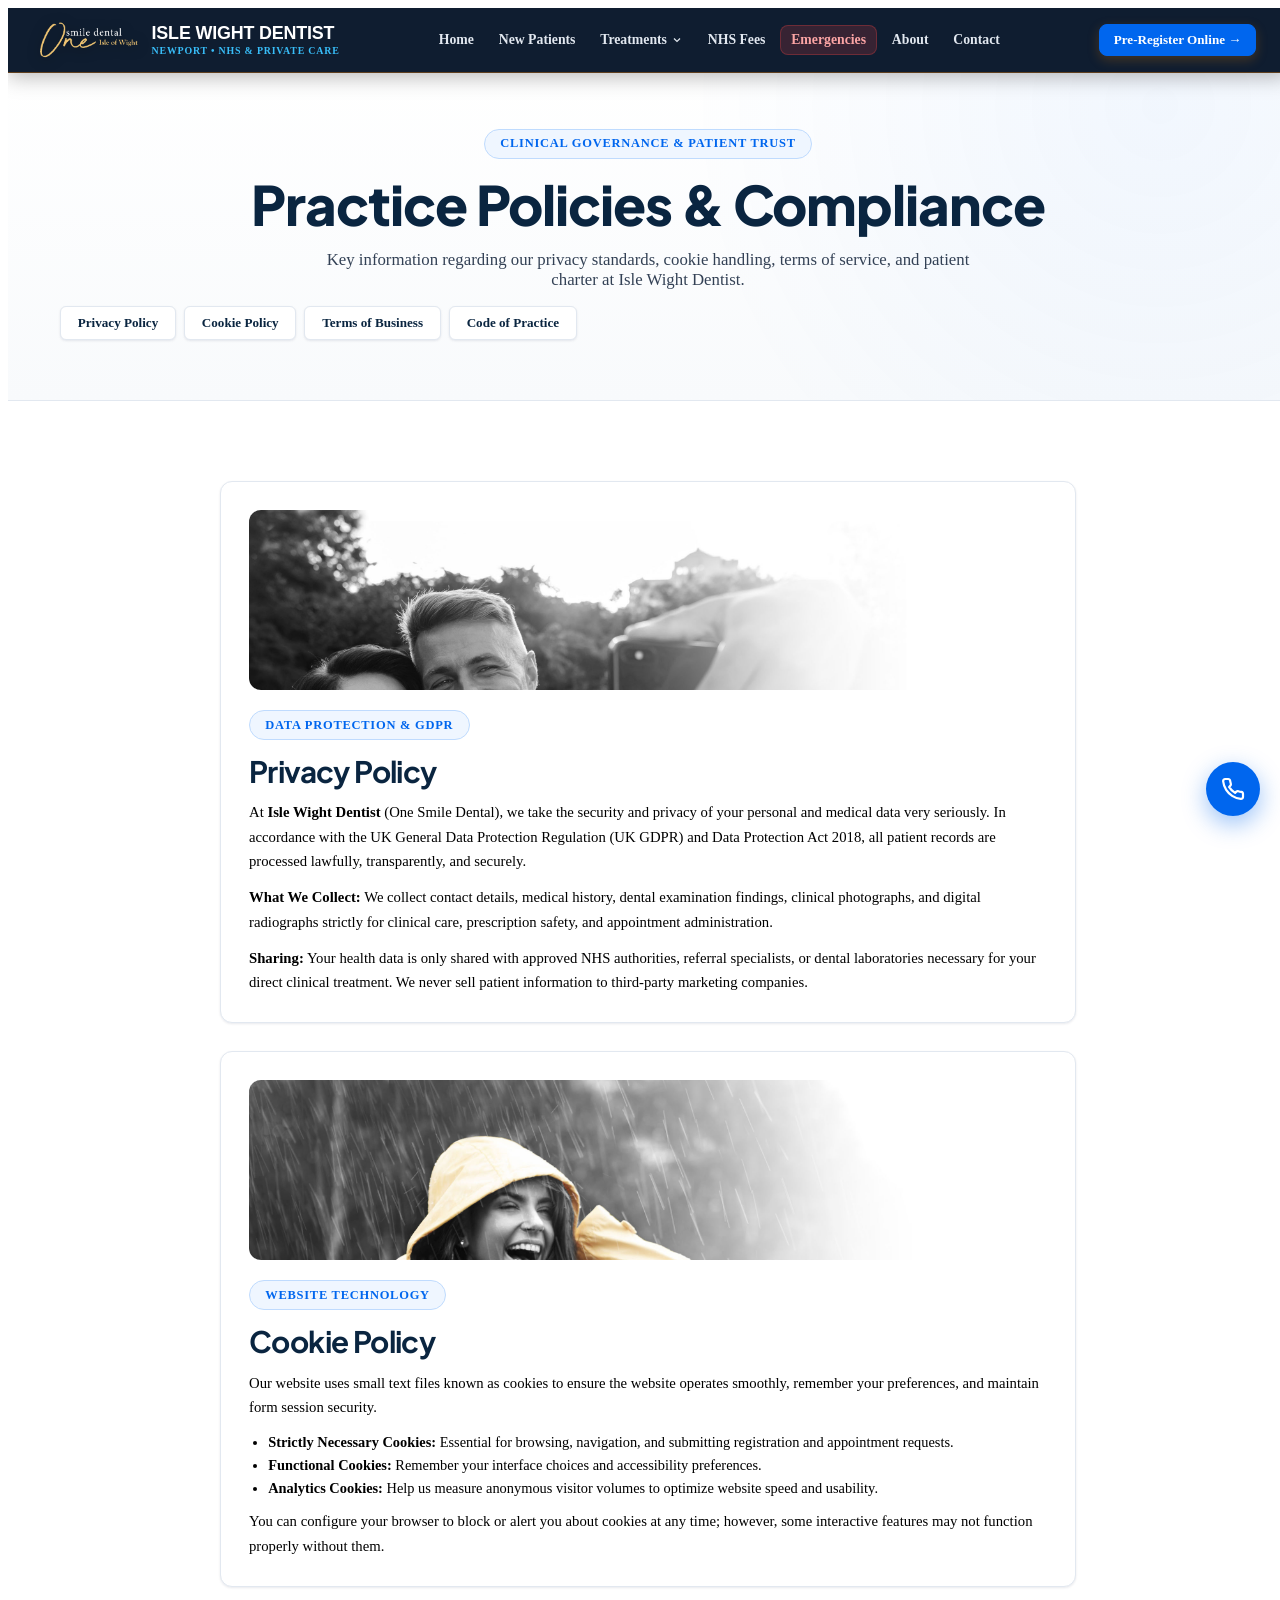
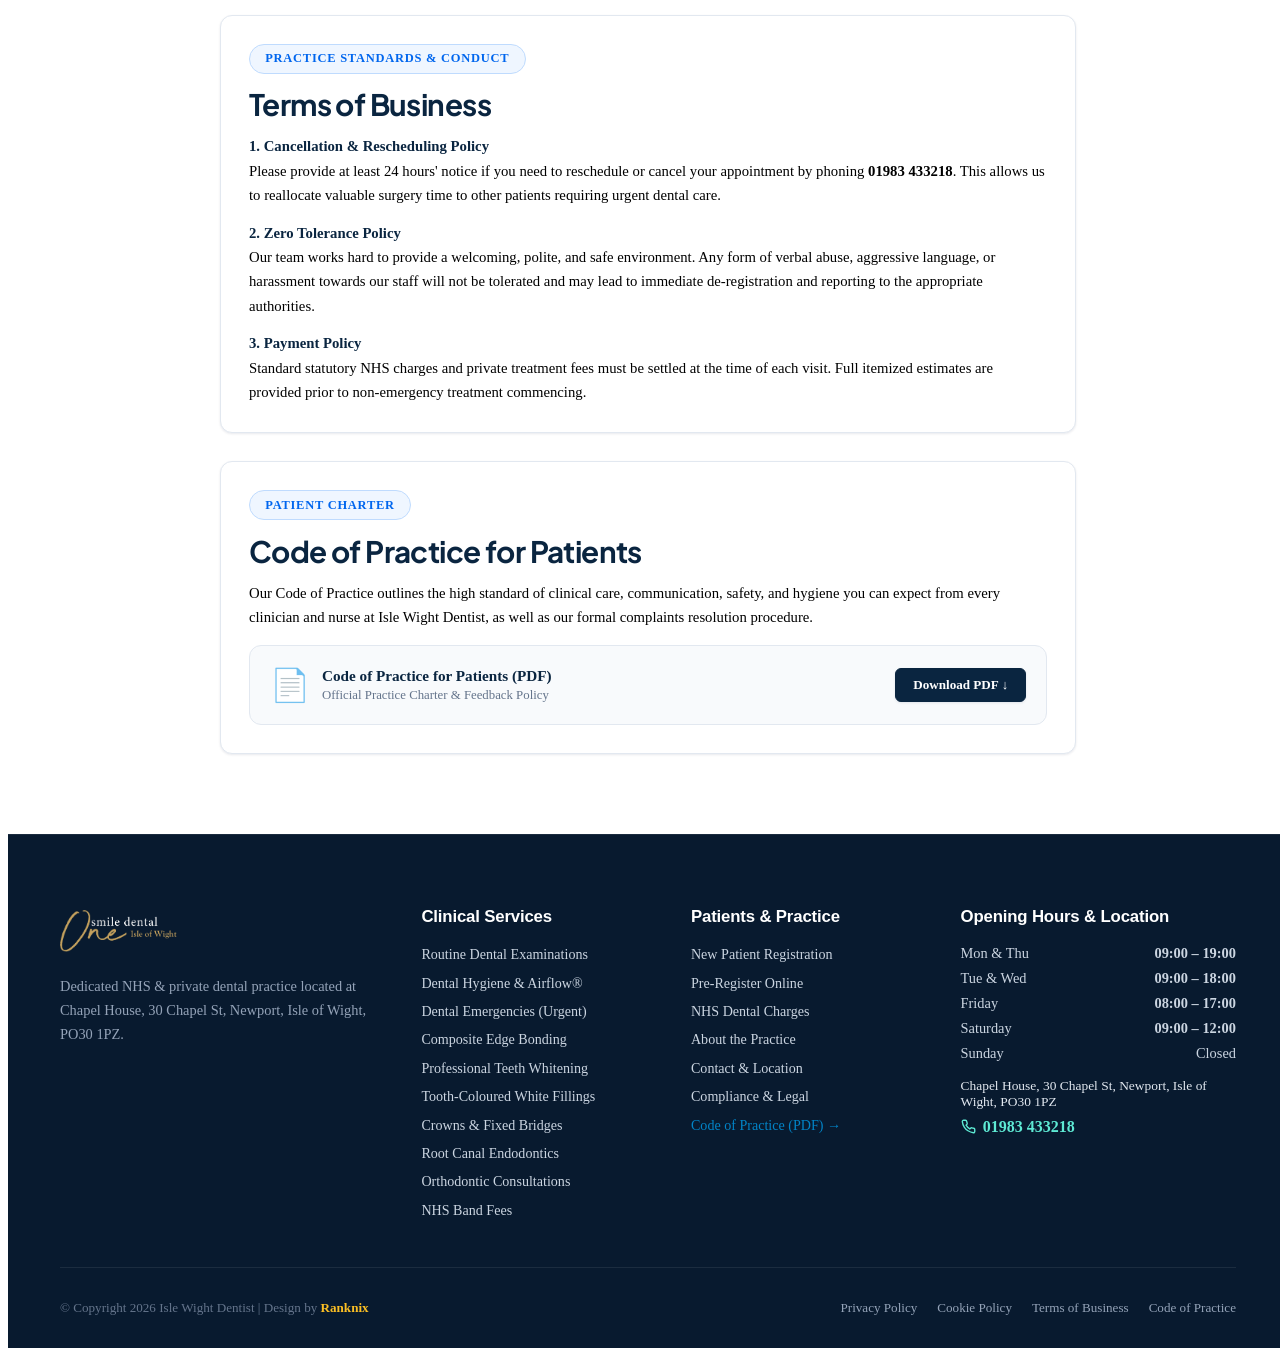
<file: compliance.html>
﻿<!DOCTYPE html>
<html lang="en">
<head>
  <!-- Google Tag Manager -->
  <script async src="https://www.googletagmanager.com/gtm.js?id=GTM-NL6TV2PP"></script>
  <script>
    window.dataLayer = window.dataLayer || [];
    function gtag(){dataLayer.push(arguments);}
    gtag('js', new Date());
  </script>
  <!-- End Google Tag Manager -->
  <meta charset="UTF-8">
  <meta name="viewport" content="width=device-width, initial-scale=1.0">
  <title>Practice Policies &amp; Compliance | Isle Wight Dentist</title>
  <meta name="description" content="Governance, Privacy Policy, Cookie Policy, Terms of Business and Code of Practice for Patients at Isle Wight Dentist, Newport, Isle of Wight.">
  <link rel="canonical" href="https://islewightdentist.co.uk/compliance">
  <link rel="icon" type="image/png" href="assets/images/ONE_favicon.png">
  <link rel="apple-touch-icon" href="assets/images/ONE_webclip.png">
  <link rel="preconnect" href="https://fonts.googleapis.com">
  <link rel="preconnect" href="https://fonts.gstatic.com" crossorigin>
  <link href="https://fonts.googleapis.com/css2?family=Cormorant+Garamond:wght@600;700&family=Plus+Jakarta+Sans:wght@400;500;600;700;800&display=swap" rel="stylesheet">
  <link rel="stylesheet" href="assets/css/styles.css?v=9">
</head>
<body>

  <!-- MAIN STICKY HEADER -->
  <header class="site-header">
    <!-- Main Navigation Bar -->
    <div class="header-main-bar">
      <div class="container header-inner">
        <a href="index.html" class="brand-lockup" aria-label="Isle Wight Dentist Home">
          <div class="brand-logo-frame">
            <img src="assets/images/Isle_of_Wight.png" alt="Isle Wight Dentist Logo">
          </div>
          <div class="brand-meta">
            <span class="brand-title">ISLE WIGHT DENTIST</span>
            <span class="brand-subtitle">Newport &bull; NHS &amp; Private Care</span>
          </div>
        </a>

        <!-- Laptop/Desktop Top Navigation -->
        <nav class="desktop-nav" aria-label="Primary navigation">
          <a href="index.html" class="nav-link" data-page="index.html">Home</a>
          <a href="new-patients.html" class="nav-link" data-page="new-patients.html">New Patients</a>

          <div class="nav-item">
            <a href="treatments.html" class="nav-link" data-page="treatments.html,dental-emergencies.html">
              <span>Treatments</span>
              <svg width="12" height="12" viewBox="0 0 24 24" fill="none" stroke="currentColor" stroke-width="2.4"><polyline points="6 9 12 15 18 9"/></svg>
            </a>
            <div class="nav-dropdown mega">
              <div class="nav-dd-heading">Clinical Dental Services</div>
              <a href="treatments.html#examinations" class="nav-dd-link">Routine Examinations &amp; Check-Ups</a>
              <a href="treatments.html#hygiene" class="nav-dd-link">Dental Hygiene &amp; Airflow&reg;</a>
              <a href="dental-emergencies.html" class="nav-dd-link">Dental Emergencies <span class="nav-dd-badge" style="background:#fee2e2;color:#b91c1c;">Urgent</span></a>
              <a href="treatments.html#bonding" class="nav-dd-link">Composite Edge Bonding</a>
              <a href="treatments.html#whitening" class="nav-dd-link">Professional Teeth Whitening</a>
              <a href="treatments.html#fillings" class="nav-dd-link">Tooth-Coloured White Fillings</a>
              <a href="treatments.html#crowns" class="nav-dd-link">Crowns &amp; Fixed Bridges</a>
              <a href="treatments.html#rct" class="nav-dd-link">Root Canal Endodontics</a>
              <a href="treatments.html#orthodontics" class="nav-dd-link">Orthodontic Consultations</a>
              <a href="nhs-fees.html" class="nav-dd-link">NHS Band Fees &amp; Exemptions</a>
            </div>
          </div>

          <a href="nhs-fees.html" class="nav-link" data-page="nhs-fees.html">NHS Fees</a>
          <a href="dental-emergencies.html" class="nav-link emergency" data-page="dental-emergencies.html">Emergencies</a>
          <a href="about.html" class="nav-link" data-page="about.html">About</a>
          <a href="contact.html" class="nav-link" data-page="contact.html">Contact</a>
        </nav>

        <!-- Header Actions -->
        <div class="header-actions">
          <a href="tel:01983433218" class="header-phone-btn" aria-label="Call Isle Wight Dentist">
            <svg width="14" height="14" viewBox="0 0 24 24" fill="none" stroke="currentColor" stroke-width="2.2"><path d="M22 16.92v3a2 2 0 0 1-2.18 2 19.79 19.79 0 0 1-8.63-3.07 19.5 19.5 0 0 1-6-6 19.79 19.79 0 0 1-3.07-8.67A2 2 0 0 1 4.11 2h3a2 2 0 0 1 2 1.72c.127.96.361 1.903.7 2.81a2 2 0 0 1-.45 2.11L8.09 9.91a16 16 0 0 0 6 6l1.27-1.27a2 2 0 0 1 2.11-.45c.907.339 1.85.573 2.81.7A2 2 0 0 1 22 16.92z"/></svg>
            <span>01983 433218</span>
          </a>
          <a href="new-patients.html#register-form" class="btn btn-gold btn-sm btn-header-cta"><span class="cta-full">Pre-Register Online &rarr;</span><span class="cta-short">Register</span></a>
          <button id="mobile-menu-toggle" class="mobile-menu-toggle" aria-label="Toggle Menu" aria-expanded="false">
            <svg width="19" height="19" viewBox="0 0 24 24" fill="none" stroke="currentColor" stroke-width="2.2"><line x1="3" y1="6" x2="21" y2="6"/><line x1="3" y1="12" x2="21" y2="12"/><line x1="3" y1="18" x2="21" y2="18"/></svg>
          </button>
        </div>
      </div>
    </div>

    <!-- Mobile Top Hamburger Drawer -->
    <div id="mobile-drawer" class="mobile-drawer">
      <div class="mobile-drawer-links">
        <a href="index.html" class="mobile-drawer-link">Home <span>&rarr;</span></a>
        <a href="new-patients.html" class="mobile-drawer-link">New Patients (Pre-Register) <span>&rarr;</span></a>
        <a href="treatments.html" class="mobile-drawer-link">Dental Treatments <span>&rarr;</span></a>
        <a href="dental-emergencies.html" class="mobile-drawer-link" style="color:#fecaca;">Dental Emergencies <span>Urgent</span></a>
        <a href="nhs-fees.html" class="mobile-drawer-link">NHS &amp; Private Fees <span>&rarr;</span></a>
        <a href="about.html" class="mobile-drawer-link">About the Practice <span>&rarr;</span></a>
        <a href="contact.html" class="mobile-drawer-link">Contact &amp; Location <span>&rarr;</span></a>
        <div style="display:grid;grid-template-columns:1fr 1fr;gap:0.5rem;margin-top:0.5rem;">
          <a href="tel:01983433218" class="btn btn-teal btn-sm">Call 01983 433218</a>
          <button type="button" class="btn btn-gold btn-sm" data-open-lead-modal>Request Callback</button>
        </div>
      </div>
    </div>
  </header>

  <main>
    <!-- PAGE HERO -->
    <section class="page-hero">
      <div class="container">
        <span class="eyebrow dark">Clinical Governance &amp; Patient Trust</span>
        <h1>Practice Policies &amp; Compliance</h1>
        <p>Key information regarding our privacy standards, cookie handling, terms of service, and patient charter at Isle Wight Dentist.</p>
        <div style="display:flex;flex-wrap:wrap;gap:0.5rem;margin-top:1rem;">
          <a href="#privacy" class="btn btn-outline-light btn-sm">Privacy Policy</a>
          <a href="#cookies" class="btn btn-outline-light btn-sm">Cookie Policy</a>
          <a href="#terms" class="btn btn-outline-light btn-sm">Terms of Business</a>
          <a href="#code" class="btn btn-outline-light btn-sm">Code of Practice</a>
        </div>
      </div>
    </section>

    <!-- CONTENT SECTIONS -->
    <section class="section">
      <div class="container" style="max-width:920px;display:grid;gap:1.75rem;">
        
        <!-- Privacy Policy -->
        <article id="privacy" class="card-box">
          <div style="border-radius:12px;overflow:hidden;margin-bottom:1.25rem;max-height:180px;">
            <img src="assets/images/Header_Privacy.jpg" alt="Privacy Policy Isle Wight Dentist" style="width:100%;height:100%;object-fit:cover;">
          </div>
          <span class="eyebrow">Data Protection &amp; GDPR</span>
          <h2 style="font-size:1.85rem;margin-bottom:0.75rem;color:var(--navy);">Privacy Policy</h2>
          <p style="color:var(--ink-soft);font-size:0.92rem;line-height:1.65;margin-bottom:0.75rem;">
            At <strong>Isle Wight Dentist</strong> (One Smile Dental), we take the security and privacy of your personal and medical data very seriously. In accordance with the UK General Data Protection Regulation (UK GDPR) and Data Protection Act 2018, all patient records are processed lawfully, transparently, and securely.
          </p>
          <p style="color:var(--ink-soft);font-size:0.92rem;line-height:1.65;margin-bottom:0.75rem;">
            <strong>What We Collect:</strong> We collect contact details, medical history, dental examination findings, clinical photographs, and digital radiographs strictly for clinical care, prescription safety, and appointment administration.
          </p>
          <p style="color:var(--ink-soft);font-size:0.92rem;line-height:1.65;">
            <strong>Sharing:</strong> Your health data is only shared with approved NHS authorities, referral specialists, or dental laboratories necessary for your direct clinical treatment. We never sell patient information to third-party marketing companies.
          </p>
        </article>

        <!-- Cookie Policy -->
        <article id="cookies" class="card-box">
          <div style="border-radius:12px;overflow:hidden;margin-bottom:1.25rem;max-height:180px;">
            <img src="assets/images/Header_Cookies.jpg" alt="Cookie Policy Isle Wight Dentist" style="width:100%;height:100%;object-fit:cover;">
          </div>
          <span class="eyebrow">Website Technology</span>
          <h2 style="font-size:1.85rem;margin-bottom:0.75rem;color:var(--navy);">Cookie Policy</h2>
          <p style="color:var(--ink-soft);font-size:0.92rem;line-height:1.65;margin-bottom:0.75rem;">
            Our website uses small text files known as cookies to ensure the website operates smoothly, remember your preferences, and maintain form session security.
          </p>
          <ul style="padding-left:1.2rem;color:var(--ink-soft);display:grid;gap:0.4rem;font-size:0.9rem;margin-bottom:0.75rem;">
            <li><strong>Strictly Necessary Cookies:</strong> Essential for browsing, navigation, and submitting registration and appointment requests.</li>
            <li><strong>Functional Cookies:</strong> Remember your interface choices and accessibility preferences.</li>
            <li><strong>Analytics Cookies:</strong> Help us measure anonymous visitor volumes to optimize website speed and usability.</li>
          </ul>
          <p style="color:var(--ink-soft);font-size:0.92rem;line-height:1.65;">
            You can configure your browser to block or alert you about cookies at any time; however, some interactive features may not function properly without them.
          </p>
        </article>

        <!-- Terms of Business -->
        <article id="terms" class="card-box">
          <span class="eyebrow">Practice Standards &amp; Conduct</span>
          <h2 style="font-size:1.85rem;margin-bottom:0.75rem;color:var(--navy);">Terms of Business</h2>
          <div style="display:flex;flex-direction:column;gap:0.85rem;font-size:0.92rem;color:var(--ink-soft);line-height:1.65;">
            <div>
              <strong style="color:var(--navy);display:block;">1. Cancellation &amp; Rescheduling Policy</strong>
              <p>Please provide at least 24 hours' notice if you need to reschedule or cancel your appointment by phoning <strong>01983 433218</strong>. This allows us to reallocate valuable surgery time to other patients requiring urgent dental care.</p>
            </div>
            <div>
              <strong style="color:var(--navy);display:block;">2. Zero Tolerance Policy</strong>
              <p>Our team works hard to provide a welcoming, polite, and safe environment. Any form of verbal abuse, aggressive language, or harassment towards our staff will not be tolerated and may lead to immediate de-registration and reporting to the appropriate authorities.</p>
            </div>
            <div>
              <strong style="color:var(--navy);display:block;">3. Payment Policy</strong>
              <p>Standard statutory NHS charges and private treatment fees must be settled at the time of each visit. Full itemized estimates are provided prior to non-emergency treatment commencing.</p>
            </div>
          </div>
        </article>

        <!-- Code of Practice for Patients -->
        <article id="code" class="card-box">
          <span class="eyebrow">Patient Charter</span>
          <h2 style="font-size:1.85rem;margin-bottom:0.75rem;color:var(--navy);">Code of Practice for Patients</h2>
          <p style="color:var(--ink-soft);font-size:0.92rem;line-height:1.65;margin-bottom:1rem;">
            Our Code of Practice outlines the high standard of clinical care, communication, safety, and hygiene you can expect from every clinician and nurse at Isle Wight Dentist, as well as our formal complaints resolution procedure.
          </p>
          <div style="background:var(--surface);border:1px solid var(--border);border-radius:12px;padding:1.25rem;display:flex;align-items:center;justify-content:space-between;flex-wrap:wrap;gap:1rem;">
            <div style="display:flex;align-items:center;gap:0.75rem;">
              <span style="font-size:2rem;">📄</span>
              <div>
                <strong style="display:block;font-size:0.95rem;color:var(--navy);">Code of Practice for Patients (PDF)</strong>
                <span style="font-size:0.8rem;color:var(--muted);">Official Practice Charter &amp; Feedback Policy</span>
              </div>
            </div>
            <a href="assets/docs/Pontefract_Code_of_Practice_for_Patients.pdf" target="_blank" rel="noopener noreferrer" class="btn btn-navy btn-sm">
              Download PDF &darr;
            </a>
          </div>
        </article>

      </div>
    </section>
  </main>

  <!-- MAIN FOOTER -->
  <footer class="site-footer">
    <div class="container">
      <div class="footer-grid">
        <div>
          <a href="index.html" class="brand-logo" style="margin-bottom:1rem;display:inline-block;">
            <img src="assets/images/Isle_of_Wight.png" alt="Isle Wight Dentist Logo" style="height:48px;width:auto;">
          </a>
          <p class="footer-copy">
            Dedicated NHS &amp; private dental practice located at Chapel House, 30 Chapel St, Newport, Isle of Wight, PO30 1PZ.
          </p>
        </div>

        <div>
          <h4 class="footer-heading">Clinical Services</h4>
          <ul class="footer-links">
            <li><a href="treatments.html#examinations">Routine Dental Examinations</a></li>
            <li><a href="treatments.html#hygiene">Dental Hygiene &amp; Airflow&reg;</a></li>
            <li><a href="dental-emergencies.html">Dental Emergencies (Urgent)</a></li>
            <li><a href="treatments.html#bonding">Composite Edge Bonding</a></li>
            <li><a href="treatments.html#whitening">Professional Teeth Whitening</a></li>
            <li><a href="treatments.html#fillings">Tooth-Coloured White Fillings</a></li>
            <li><a href="treatments.html#crowns">Crowns &amp; Fixed Bridges</a></li>
            <li><a href="treatments.html#rct">Root Canal Endodontics</a></li>
            <li><a href="treatments.html#orthodontics">Orthodontic Consultations</a></li>
            <li><a href="nhs-fees.html">NHS Band Fees</a></li>
          </ul>
        </div>

        <div>
          <h4 class="footer-heading">Patients &amp; Practice</h4>
          <ul class="footer-links">
            <li><a href="new-patients.html">New Patient Registration</a></li>
            <li><a href="new-patients.html#register-form">Pre-Register Online</a></li>
            <li><a href="nhs-fees.html">NHS Dental Charges</a></li>
            <li><a href="about.html">About the Practice</a></li>
            <li><a href="contact.html">Contact &amp; Location</a></li>
            <li><a href="compliance.html">Compliance &amp; Legal</a></li>
            <li><a href="assets/docs/Pontefract_Code_of_Practice_for_Patients.pdf" target="_blank" rel="noopener noreferrer" style="color:var(--gold-bright);">Code of Practice (PDF) &rarr;</a></li>
          </ul>
        </div>

        <div>
          <h4 class="footer-heading">Opening Hours &amp; Location</h4>
          <div class="hours-list" style="margin-bottom:1rem;">
            <div class="hours-row"><span>Mon &amp; Thu</span><strong>09:00 &ndash; 19:00</strong></div>
            <div class="hours-row"><span>Tue &amp; Wed</span><strong>09:00 &ndash; 18:00</strong></div>
            <div class="hours-row"><span>Friday</span><strong>08:00 &ndash; 17:00</strong></div>
            <div class="hours-row"><span>Saturday</span><strong>09:00 &ndash; 12:00</strong></div>
            <div class="hours-row"><span>Sunday</span><span>Closed</span></div>
          </div>
          <p style="font-size:0.84rem;color:#e2e8f0;margin-bottom:0.45rem;">
            Chapel House, 30 Chapel St, Newport, Isle of Wight, PO30 1PZ
          </p>
          <a href="tel:01983433218" style="display:inline-flex;align-items:center;gap:0.45rem;font-size:1rem;font-weight:800;color:#5eead4;">
            <svg width="15" height="15" viewBox="0 0 24 24" fill="none" stroke="currentColor" stroke-width="2.2"><path d="M22 16.92v3a2 2 0 0 1-2.18 2 19.79 19.79 0 0 1-8.63-3.07 19.5 19.5 0 0 1-6-6 19.79 19.79 0 0 1-3.07-8.67A2 2 0 0 1 4.11 2h3a2 2 0 0 1 2 1.72c.127.96.361 1.903.7 2.81a2 2 0 0 1-.45 2.11L8.09 9.91a16 16 0 0 0 6 6l1.27-1.27a2 2 0 0 1 2.11-.45c.907.339 1.85.573 2.81.7A2 2 0 0 1 22 16.92z"/></svg>
            01983 433218
          </a>
        </div>
      </div>

      <div class="footer-bottom">
        <p>&copy; Copyright 2026 Isle Wight Dentist | Design by <a href="https://ranknix.online/" target="_blank" rel="noopener noreferrer" style="color:#fbbf24;font-weight:700;text-decoration:none;">Ranknix</a></p>
        <div class="compliance-links">
          <a href="compliance.html#privacy">Privacy Policy</a>
          <a href="compliance.html#cookies">Cookie Policy</a>
          <a href="compliance.html#terms">Terms of Business</a>
          <a href="compliance.html#code">Code of Practice</a>
        </div>
      </div>
    </div>
  </footer>

  <!-- FLOATING SIDE CALL BUTTON -->
  <a class="fcall" href="tel:01983433218" aria-label="Call Isle Wight Dentist on 01983 433218">
    <span class="fcall-tooltip">Call 01983 433218</span>
    <svg width="24" height="24" viewBox="0 0 24 24" fill="none" stroke="currentColor" stroke-width="2.2" stroke-linecap="round" stroke-linejoin="round">
      <path d="M22 16.92v3a2 2 0 0 1-2.18 2 19.79 19.79 0 0 1-8.63-3.07 19.5 19.5 0 0 1-6-6 19.79 19.79 0 0 1-3.07-8.67A2 2 0 0 1 4.11 2h3a2 2 0 0 1 2 1.72c.127.96.361 1.903.7 2.81a2 2 0 0 1-.45 2.11L8.09 9.91a16 16 0 0 0 6 6l1.27-1.27a2 2 0 0 1 2.11-.45c.907.339 1.85.573 2.81.7A2 2 0 0 1 22 16.92z"/>
    </svg>
  </a>

  <!-- MOBILE BOTTOM NAVIGATION BAR -->
  <nav class="mbn" aria-label="Mobile bottom navigation">
    <div class="mbni">
      <a class="mbnit" href="index.html" data-page="index.html">
        <span class="mbnico">
          <svg viewBox="0 0 24 24" fill="none" stroke="currentColor" stroke-width="1.9" stroke-linecap="round" stroke-linejoin="round"><path d="M3 9.75L12 3l9 6.75V21a1 1 0 0 1-1 1H5a1 1 0 0 1-1-1V9.75z"/><path d="M9 22V12h6v10"/></svg>
        </span>
        <span class="mbnlbl">Home</span>
      </a>

      <a class="mbnit" href="new-patients.html" data-page="new-patients.html">
        <span class="mbnico">
          <svg viewBox="0 0 24 24" fill="none" stroke="currentColor" stroke-width="1.9" stroke-linecap="round" stroke-linejoin="round"><path d="M16 21v-2a4 4 0 0 0-4-4H5a4 4 0 0 0-4 4v2"/><circle cx="8.5" cy="7" r="4"/><line x1="20" y1="8" x2="20" y2="14"/><line x1="23" y1="11" x2="17" y2="11"/></svg>
        </span>
        <span class="mbnlbl">New Patients</span>
      </a>

      <button type="button" class="mbnit" data-open-services-sheet data-page="treatments.html,dental-emergencies.html,nhs-fees.html">
        <span class="mbnico">
          <svg viewBox="0 0 24 24" fill="none" stroke="currentColor" stroke-width="1.9" stroke-linecap="round" stroke-linejoin="round"><rect x="3" y="3" width="7" height="7" rx="1.5"/><rect x="14" y="3" width="7" height="7" rx="1.5"/><rect x="3" y="14" width="7" height="7" rx="1.5"/><rect x="14" y="14" width="7" height="7" rx="1.5"/></svg>
        </span>
        <span class="mbnlbl">Services</span>
      </button>

      <a class="mbnit" href="about.html" data-page="about.html">
        <span class="mbnico">
          <svg viewBox="0 0 24 24" fill="none" stroke="currentColor" stroke-width="1.9" stroke-linecap="round" stroke-linejoin="round"><path d="M12 22s8-4 8-10V5l-8-3-8 3v7c0 6 8 10 8 10z"/></svg>
        </span>
        <span class="mbnlbl">About</span>
      </a>

      <a class="mbnit" href="contact.html" data-page="contact.html">
        <span class="mbnico">
          <svg viewBox="0 0 24 24" fill="none" stroke="currentColor" stroke-width="1.9" stroke-linecap="round" stroke-linejoin="round"><path d="M22 16.92v3a2 2 0 0 1-2.18 2 19.79 19.79 0 0 1-8.63-3.07 19.5 19.5 0 0 1-6-6 19.79 19.79 0 0 1-3.07-8.67A2 2 0 0 1 4.11 2h3a2 2 0 0 1 2 1.72c.127.96.361 1.903.7 2.81a2 2 0 0 1-.45 2.11L8.09 9.91a16 16 0 0 0 6 6l1.27-1.27a2 2 0 0 1 2.11-.45c.907.339 1.85.573 2.81.7A2 2 0 0 1 22 16.92z"/></svg>
        </span>
        <span class="mbnlbl">Contact</span>
      </a>
    </div>
  </nav>

  <!-- MOBILE SLIDE-UP SERVICES SHEET -->
  <div id="services-sheet-backdrop" class="sheet-backdrop" style="display:none;" role="dialog" aria-modal="true" aria-labelledby="sheet-title">
    <div class="services-sheet">
      <div style="display:flex;align-items:center;justify-content:space-between;gap:1rem;padding-bottom:0.75rem;border-bottom:1px solid #e2e8f0;">
        <div>
          <span style="font-size:0.68rem;font-weight:800;text-transform:uppercase;letter-spacing:0.08em;color:var(--gold);display:block;">Isle Wight Dentist</span>
          <h3 id="sheet-title" style="font-size:1.5rem;">Services &amp; Quick Guide</h3>
        </div>
        <button id="close-services-sheet" type="button" style="width:36px;height:36px;border-radius:50%;border:1px solid #e2e8f0;background:#f8fafc;font-weight:800;" aria-label="Close services menu">&times;</button>
      </div>

      <div style="display:grid;grid-template-columns:1fr 1fr;gap:0.55rem;margin-top:0.85rem;">
        <a href="tel:01983433218" class="btn btn-teal btn-sm">Call 01983 433218</a>
        <button type="button" class="btn btn-gold btn-sm" data-open-lead-modal data-lead-topic="New NHS / Private Pre-Registration">Pre-Register Online</button>
      </div>

      <div class="sheet-grid">
        <a href="dental-emergencies.html" class="sheet-item" style="background:#fef2f2;border-color:#fecaca;color:#991b1b;"><span>Dental Emergencies</span><span>Urgent</span></a>
        <a href="nhs-fees.html" class="sheet-item" style="background:#eff6ff;border-color:#bfdbfe;color:#1e40af;"><span>NHS Band Fees</span><span>&pound;26.80+</span></a>
        <a href="treatments.html#examinations" class="sheet-item"><span>Routine Examinations</span><span>&rarr;</span></a>
        <a href="treatments.html#hygiene" class="sheet-item"><span>Hygiene &amp; Airflow</span><span>&rarr;</span></a>
        <a href="treatments.html#bonding" class="sheet-item"><span>Composite Bonding</span><span>&rarr;</span></a>
        <a href="treatments.html#whitening" class="sheet-item"><span>Teeth Whitening</span><span>&rarr;</span></a>
        <a href="treatments.html#fillings" class="sheet-item"><span>White Fillings</span><span>&rarr;</span></a>
        <a href="treatments.html#crowns" class="sheet-item"><span>Crowns &amp; Bridges</span><span>&rarr;</span></a>
        <a href="treatments.html#rct" class="sheet-item"><span>Root Canal</span><span>&rarr;</span></a>
        <a href="treatments.html#orthodontics" class="sheet-item"><span>Orthodontic Consult</span><span>&rarr;</span></a>
        <a href="about.html" class="sheet-item"><span>About Newport Practice</span><span>&rarr;</span></a>
        <a href="contact.html" class="sheet-item"><span>Directions &amp; Hours</span><span>&rarr;</span></a>
      </div>
    </div>
  </div>

  <!-- INSTANT CALLBACK / LEAD MODAL -->
  <div id="lead-modal" class="modal-overlay" style="display:none;" role="dialog" aria-modal="true" aria-labelledby="lead-modal-title">
    <div class="modal-card">
      <button id="close-lead-modal" class="modal-close" aria-label="Close modal">&times;</button>
      <span class="eyebrow" style="background:var(--teal-soft);color:#047857;">Quick Priority Callback</span>
      <h2 id="lead-modal-title" style="font-size:1.85rem;margin-bottom:0.35rem;color:var(--navy);">Request a Call from Reception</h2>
      <p style="font-size:0.86rem;color:#475569;margin-bottom:1.1rem;">Enter your contact information and our Newport team will phone you promptly.</p>

      <form id="modal-lead-form" class="form-grid" action="https://formsubmit.co/isleofwight@onesmiledental.co.uk" method="POST">
        <input type="hidden" name="_subject" value="Callback Request - Isle Wight Dentist">
        <input type="hidden" name="_captcha" value="false">
        <input type="hidden" name="_replyto" value="isleofwight@onesmiledental.co.uk">
        <div>
          <label class="form-label" for="modal-lead-name">Full Name *</label>
          <input id="modal-lead-name" name="Full Name" type="text" class="form-input" required placeholder="Your full name">
        </div>
        <div>
          <label class="form-label" for="modal-lead-phone">UK Phone Number *</label>
          <input id="modal-lead-phone" name="Phone Number" type="tel" class="form-input" required placeholder="07xxx xxxxxx">
        </div>
        <div>
          <label class="form-label" for="modal-lead-topic">How Can We Help? *</label>
          <select id="modal-lead-topic" name="Treatment Topic" class="form-input">
            <option value="New NHS / Private Pre-Registration">New NHS / Private Pre-Registration</option>
            <option value="Routine Dental Examination">Routine Dental Examination &amp; Check-Up</option>
            <option value="Dental Emergency">Dental Emergency / Urgent Toothache</option>
            <option value="Hygiene &amp; Airflow">Dental Hygiene &amp; Airflow&reg; Clean</option>
            <option value="Composite Bonding">Composite Edge Bonding</option>
            <option value="Teeth Whitening">Professional Teeth Whitening</option>
            <option value="White Fillings">White Fillings &amp; Restorations</option>
            <option value="Crowns &amp; Bridges">Crowns &amp; Fixed Bridges</option>
            <option value="Root Canal">Root Canal Endodontics</option>
            <option value="Orthodontic Consultation">Orthodontic Consultation</option>
            <option value="Free Coordinator Consultation">Free Treatment Coordinator Consultation</option>
            <option value="General Question">General Practice Enquiry</option>
          </select>
        </div>
        <button type="submit" class="btn btn-gold" style="width:100%;">Submit Callback Request &rarr;</button>
        <a href="tel:01983433218" class="btn btn-teal" style="width:100%;text-align:center;">Or Call Directly: 01983 433218</a>
      </form>

      <div id="modal-lead-success" style="display:none;padding:1.25rem;border-radius:14px;background:#ecfdf5;border:1px solid #a7f3d0;color:#065f46;">
        <strong style="display:block;font-size:1.05rem;margin-bottom:0.35rem;">Thank You &mdash; Request Received</strong>
        <p style="font-size:0.86rem;margin-bottom:0.9rem;">Our team will call you back shortly. Need urgent assistance? Call us directly on 01983 433218.</p>
        <a href="tel:01983433218" class="btn btn-teal btn-sm">Call 01983 433218</a>
      </div>
    </div>
  </div>

  <script src="assets/js/main.js?v=9" defer></script>
</body>
</html>
</file>
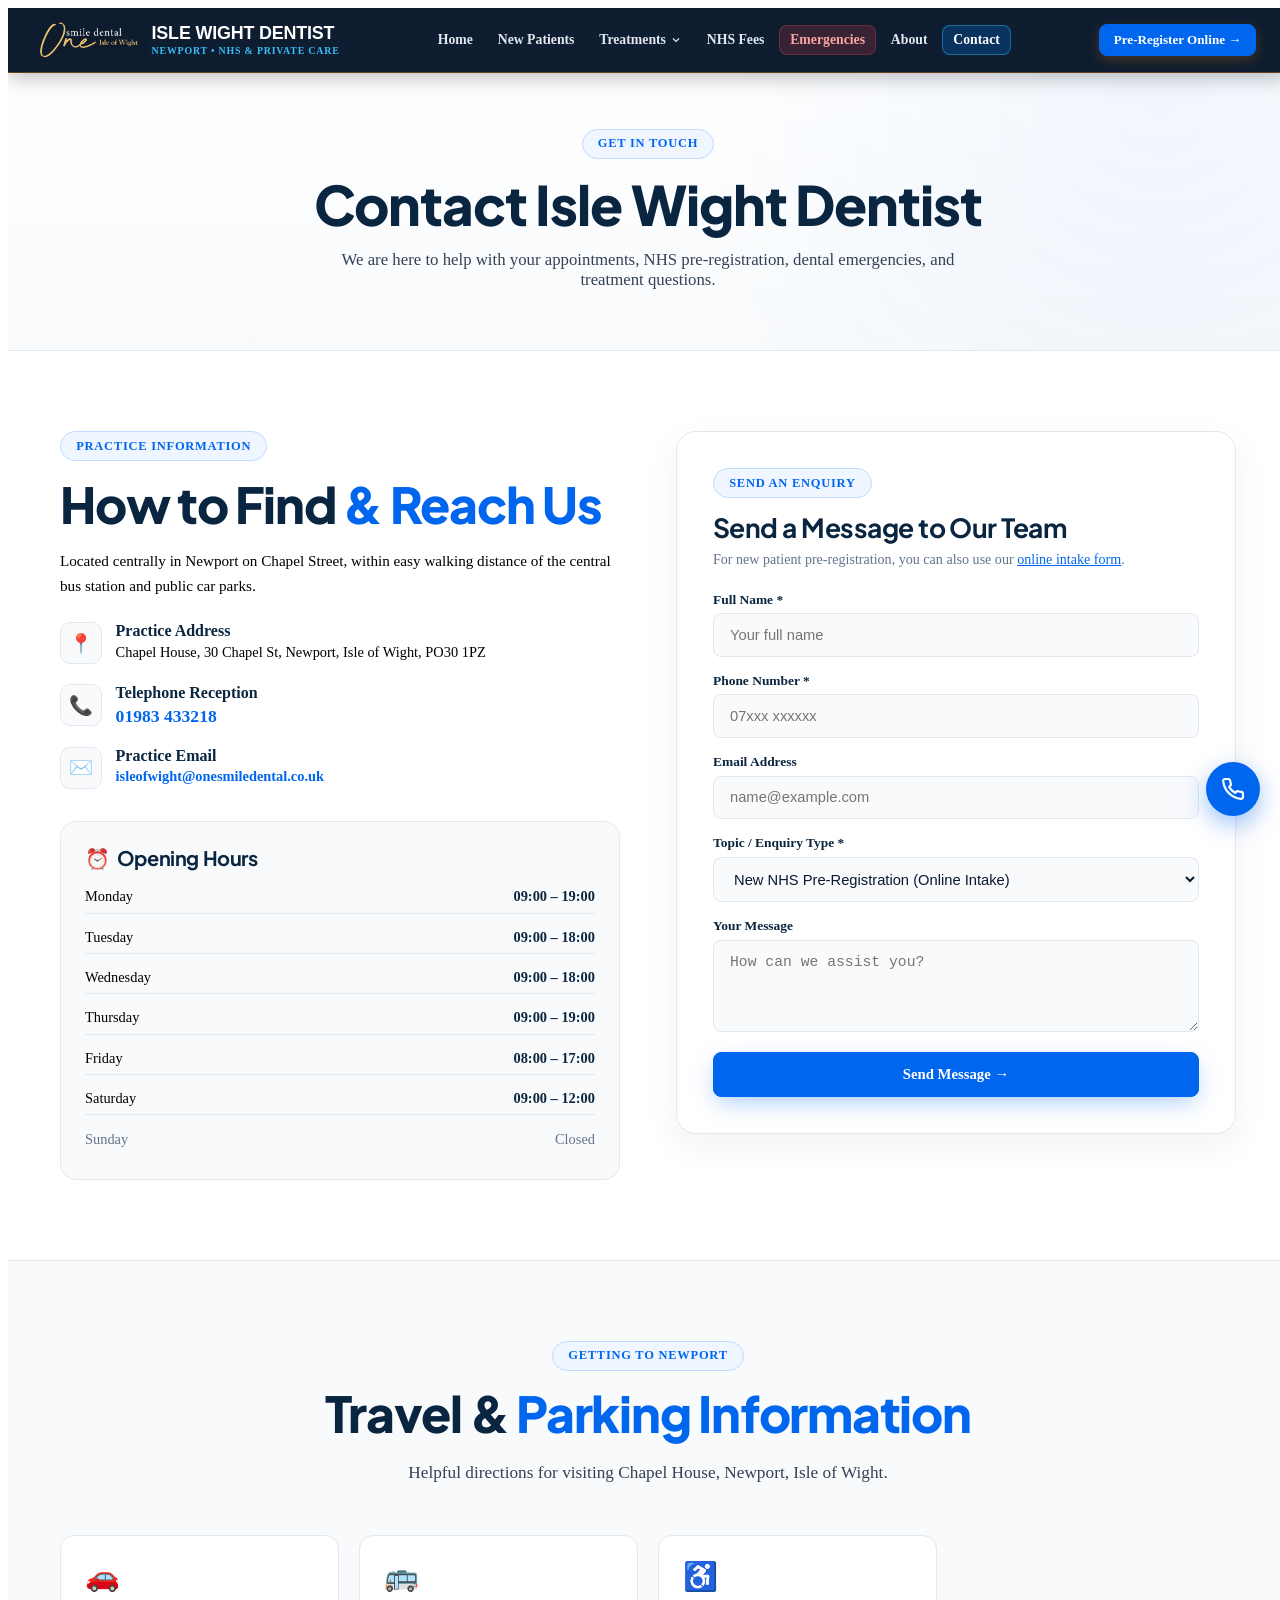
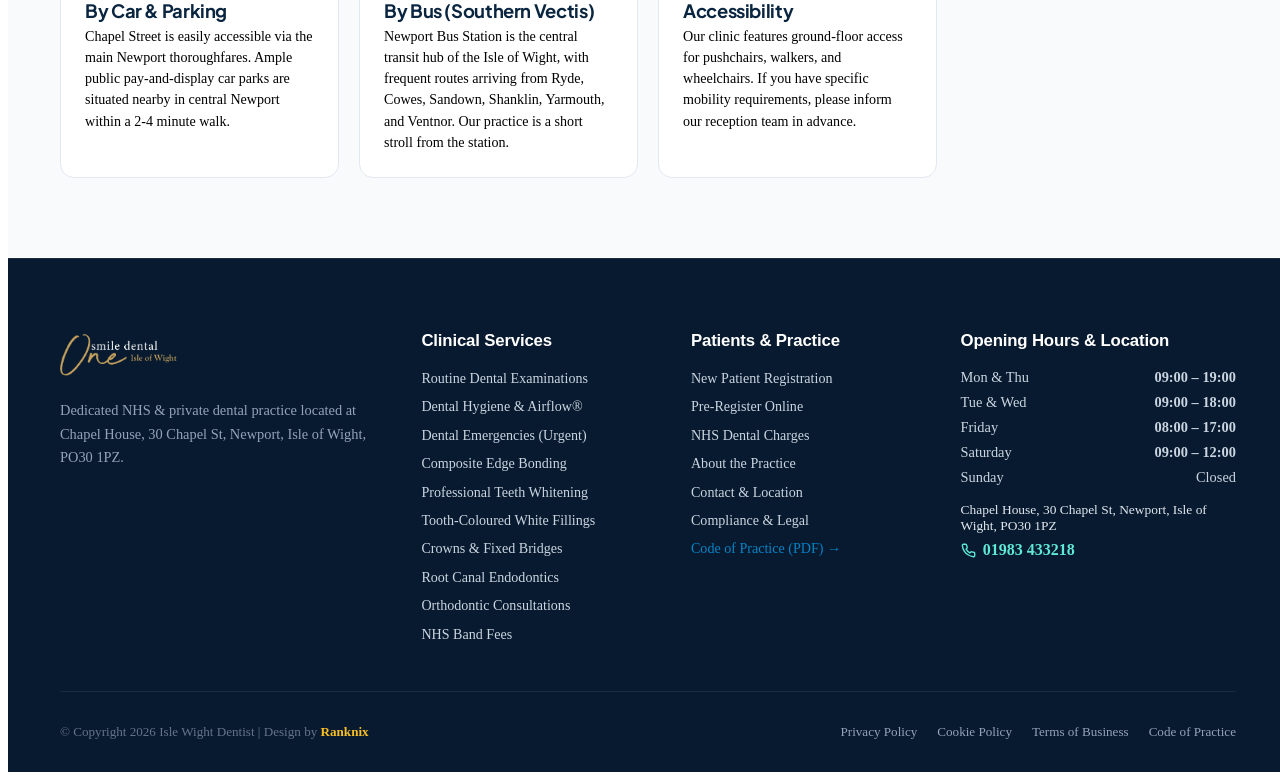
<file: contact.html>
﻿<!DOCTYPE html>
<html lang="en">
<head>
  <!-- Google Tag Manager -->
  <script async src="https://www.googletagmanager.com/gtm.js?id=GTM-NL6TV2PP"></script>
  <script>
    window.dataLayer = window.dataLayer || [];
    function gtag(){dataLayer.push(arguments);}
    gtag('js', new Date());
  </script>
  <!-- End Google Tag Manager -->
  <meta charset="UTF-8">
  <meta name="viewport" content="width=device-width, initial-scale=1.0">
  <title>Contact Us &amp; Location | Isle Wight Dentist, Newport Isle of Wight</title>
  <meta name="description" content="Contact Isle Wight Dentist at Chapel House, 30 Chapel St, Newport, Isle of Wight, PO30 1PZ. Phone 01983 433218. Opening hours, map directions and enquiry form.">
  <link rel="canonical" href="https://islewightdentist.co.uk/contact">
  <link rel="icon" type="image/png" href="assets/images/ONE_favicon.png">
  <link rel="apple-touch-icon" href="assets/images/ONE_webclip.png">
  <link rel="preconnect" href="https://fonts.googleapis.com">
  <link rel="preconnect" href="https://fonts.gstatic.com" crossorigin>
  <link href="https://fonts.googleapis.com/css2?family=Cormorant+Garamond:wght@600;700&family=Plus+Jakarta+Sans:wght@400;500;600;700;800&display=swap" rel="stylesheet">
  <link rel="stylesheet" href="assets/css/styles.css?v=9">
</head>
<body>

  <!-- MAIN STICKY HEADER -->
  <header class="site-header">
    <!-- Main Navigation Bar -->
    <div class="header-main-bar">
      <div class="container header-inner">
        <a href="index.html" class="brand-lockup" aria-label="Isle Wight Dentist Home">
          <div class="brand-logo-frame">
            <img src="assets/images/Isle_of_Wight.png" alt="Isle Wight Dentist Logo">
          </div>
          <div class="brand-meta">
            <span class="brand-title">ISLE WIGHT DENTIST</span>
            <span class="brand-subtitle">Newport &bull; NHS &amp; Private Care</span>
          </div>
        </a>

        <!-- Laptop/Desktop Top Navigation -->
        <nav class="desktop-nav" aria-label="Primary navigation">
          <a href="index.html" class="nav-link" data-page="index.html">Home</a>
          <a href="new-patients.html" class="nav-link" data-page="new-patients.html">New Patients</a>

          <div class="nav-item">
            <a href="treatments.html" class="nav-link" data-page="treatments.html,dental-emergencies.html">
              <span>Treatments</span>
              <svg width="12" height="12" viewBox="0 0 24 24" fill="none" stroke="currentColor" stroke-width="2.4"><polyline points="6 9 12 15 18 9"/></svg>
            </a>
            <div class="nav-dropdown mega">
              <div class="nav-dd-heading">Clinical Dental Services</div>
              <a href="treatments.html#examinations" class="nav-dd-link">Routine Examinations &amp; Check-Ups</a>
              <a href="treatments.html#hygiene" class="nav-dd-link">Dental Hygiene &amp; Airflow&reg;</a>
              <a href="dental-emergencies.html" class="nav-dd-link">Dental Emergencies <span class="nav-dd-badge" style="background:#fee2e2;color:#b91c1c;">Urgent</span></a>
              <a href="treatments.html#bonding" class="nav-dd-link">Composite Edge Bonding</a>
              <a href="treatments.html#whitening" class="nav-dd-link">Professional Teeth Whitening</a>
              <a href="treatments.html#fillings" class="nav-dd-link">Tooth-Coloured White Fillings</a>
              <a href="treatments.html#crowns" class="nav-dd-link">Crowns &amp; Fixed Bridges</a>
              <a href="treatments.html#rct" class="nav-dd-link">Root Canal Endodontics</a>
              <a href="treatments.html#orthodontics" class="nav-dd-link">Orthodontic Consultations</a>
              <a href="nhs-fees.html" class="nav-dd-link">NHS Band Fees &amp; Exemptions</a>
            </div>
          </div>

          <a href="nhs-fees.html" class="nav-link" data-page="nhs-fees.html">NHS Fees</a>
          <a href="dental-emergencies.html" class="nav-link emergency" data-page="dental-emergencies.html">Emergencies</a>
          <a href="about.html" class="nav-link" data-page="about.html">About</a>
          <a href="contact.html" class="nav-link active" data-page="contact.html">Contact</a>
        </nav>

        <!-- Header Actions -->
        <div class="header-actions">
          <a href="tel:01983433218" class="header-phone-btn" aria-label="Call Isle Wight Dentist">
            <svg width="14" height="14" viewBox="0 0 24 24" fill="none" stroke="currentColor" stroke-width="2.2"><path d="M22 16.92v3a2 2 0 0 1-2.18 2 19.79 19.79 0 0 1-8.63-3.07 19.5 19.5 0 0 1-6-6 19.79 19.79 0 0 1-3.07-8.67A2 2 0 0 1 4.11 2h3a2 2 0 0 1 2 1.72c.127.96.361 1.903.7 2.81a2 2 0 0 1-.45 2.11L8.09 9.91a16 16 0 0 0 6 6l1.27-1.27a2 2 0 0 1 2.11-.45c.907.339 1.85.573 2.81.7A2 2 0 0 1 22 16.92z"/></svg>
            <span>01983 433218</span>
          </a>
          <a href="new-patients.html#register-form" class="btn btn-gold btn-sm btn-header-cta"><span class="cta-full">Pre-Register Online &rarr;</span><span class="cta-short">Register</span></a>
          <button id="mobile-menu-toggle" class="mobile-menu-toggle" aria-label="Toggle Menu" aria-expanded="false">
            <svg width="19" height="19" viewBox="0 0 24 24" fill="none" stroke="currentColor" stroke-width="2.2"><line x1="3" y1="6" x2="21" y2="6"/><line x1="3" y1="12" x2="21" y2="12"/><line x1="3" y1="18" x2="21" y2="18"/></svg>
          </button>
        </div>
      </div>
    </div>

    <!-- Mobile Top Hamburger Drawer -->
    <div id="mobile-drawer" class="mobile-drawer">
      <div class="mobile-drawer-links">
        <a href="index.html" class="mobile-drawer-link">Home <span>&rarr;</span></a>
        <a href="new-patients.html" class="mobile-drawer-link">New Patients (Pre-Register) <span>&rarr;</span></a>
        <a href="treatments.html" class="mobile-drawer-link">Dental Treatments <span>&rarr;</span></a>
        <a href="dental-emergencies.html" class="mobile-drawer-link" style="color:#fecaca;">Dental Emergencies <span>Urgent</span></a>
        <a href="nhs-fees.html" class="mobile-drawer-link">NHS &amp; Private Fees <span>&rarr;</span></a>
        <a href="about.html" class="mobile-drawer-link">About the Practice <span>&rarr;</span></a>
        <a href="contact.html" class="mobile-drawer-link">Contact &amp; Location <span>&rarr;</span></a>
        <div style="display:grid;grid-template-columns:1fr 1fr;gap:0.5rem;margin-top:0.5rem;">
          <a href="tel:01983433218" class="btn btn-teal btn-sm">Call 01983 433218</a>
          <button type="button" class="btn btn-gold btn-sm" data-open-lead-modal>Request Callback</button>
        </div>
      </div>
    </div>
  </header>

  <main>
    <!-- PAGE HERO -->
    <section class="page-hero">
      <div class="container">
        <span class="eyebrow dark">Get in Touch</span>
        <h1>Contact Isle Wight Dentist</h1>
        <p>We are here to help with your appointments, NHS pre-registration, dental emergencies, and treatment questions.</p>
      </div>
    </section>

    <!-- CONTACT GRID -->
    <section class="section">
      <div class="container split-grid" style="align-items:start;">
        <!-- Left: Contact Details & Hours -->
        <div>
          <span class="eyebrow">Practice Information</span>
          <h2 class="section-title">How to Find <span class="accent">&amp; Reach Us</span></h2>
          <p style="font-size:0.95rem;color:var(--ink-soft);line-height:1.65;margin-bottom:1.5rem;">
            Located centrally in Newport on Chapel Street, within easy walking distance of the central bus station and public car parks.
          </p>

          <div style="display:flex;flex-direction:column;gap:1.25rem;margin-bottom:2rem;">
            <div style="display:flex;gap:0.85rem;">
              <div style="width:42px;height:42px;border-radius:10px;background:var(--surface);display:flex;align-items:center;justify-content:center;font-size:1.2rem;border:1px solid var(--border);flex-shrink:0;">📍</div>
              <div>
                <strong style="display:block;font-size:1rem;color:var(--navy);">Practice Address</strong>
                <p style="font-size:0.9rem;color:var(--ink-soft);margin-top:0.2rem;">
                  Chapel House, 30 Chapel St, Newport, Isle of Wight, PO30 1PZ
                </p>
              </div>
            </div>

            <div style="display:flex;gap:0.85rem;">
              <div style="width:42px;height:42px;border-radius:10px;background:var(--surface);display:flex;align-items:center;justify-content:center;font-size:1.2rem;border:1px solid var(--border);flex-shrink:0;">📞</div>
              <div>
                <strong style="display:block;font-size:1rem;color:var(--navy);">Telephone Reception</strong>
                <p style="font-size:0.9rem;color:var(--ink-soft);margin-top:0.2rem;">
                  <a href="tel:01983433218" style="font-weight:800;color:var(--teal);font-size:1.1rem;">01983 433218</a>
                </p>
              </div>
            </div>

            <div style="display:flex;gap:0.85rem;">
              <div style="width:42px;height:42px;border-radius:10px;background:var(--surface);display:flex;align-items:center;justify-content:center;font-size:1.2rem;border:1px solid var(--border);flex-shrink:0;">✉️</div>
              <div>
                <strong style="display:block;font-size:1rem;color:var(--navy);">Practice Email</strong>
                <p style="font-size:0.9rem;color:var(--ink-soft);margin-top:0.2rem;">
                  <a href="mailto:isleofwight@onesmiledental.co.uk" style="color:var(--brand-blue);font-weight:700;">isleofwight@onesmiledental.co.uk</a>
                </p>
              </div>
            </div>
          </div>

          <!-- Weekly Hours Box -->
          <div style="background:var(--surface);border:1px solid var(--border);border-radius:16px;padding:1.5rem;">
            <h3 style="font-size:1.25rem;color:var(--navy);margin-bottom:0.75rem;display:flex;align-items:center;gap:0.45rem;">
              <span>⏰</span> Opening Hours
            </h3>
            <div class="hours-list">
              <div class="hours-row" style="padding:0.45rem 0;border-bottom:1px solid var(--border);">
                <span>Monday</span><strong style="color:var(--navy);">09:00 &ndash; 19:00</strong>
              </div>
              <div class="hours-row" style="padding:0.45rem 0;border-bottom:1px solid var(--border);">
                <span>Tuesday</span><strong style="color:var(--navy);">09:00 &ndash; 18:00</strong>
              </div>
              <div class="hours-row" style="padding:0.45rem 0;border-bottom:1px solid var(--border);">
                <span>Wednesday</span><strong style="color:var(--navy);">09:00 &ndash; 18:00</strong>
              </div>
              <div class="hours-row" style="padding:0.45rem 0;border-bottom:1px solid var(--border);">
                <span>Thursday</span><strong style="color:var(--navy);">09:00 &ndash; 19:00</strong>
              </div>
              <div class="hours-row" style="padding:0.45rem 0;border-bottom:1px solid var(--border);">
                <span>Friday</span><strong style="color:var(--navy);">08:00 &ndash; 17:00</strong>
              </div>
              <div class="hours-row" style="padding:0.45rem 0;border-bottom:1px solid var(--border);">
                <span>Saturday</span><strong style="color:var(--navy);">09:00 &ndash; 12:00</strong>
              </div>
              <div class="hours-row" style="padding:0.45rem 0;color:var(--muted);">
                <span>Sunday</span><span>Closed</span>
              </div>
            </div>
          </div>
        </div>

        <!-- Right: Interactive Contact & Callback Form -->
        <div class="pre-reg-card">
          <span class="eyebrow">Send an Enquiry</span>
          <h2 style="font-size:1.65rem;color:var(--navy);margin-bottom:0.5rem;">Send a Message to Our Team</h2>
          <p style="font-size:0.88rem;color:var(--muted);margin-bottom:1.5rem;">For new patient pre-registration, you can also use our <a href="new-patients.html#register-form" style="color:var(--teal);text-decoration:underline;">online intake form</a>.</p>

          <form id="contact-page-form" class="form-grid" action="https://formsubmit.co/isleofwight@onesmiledental.co.uk" method="POST">
            <input type="hidden" name="_subject" value="Contact Enquiry - Isle Wight Dentist">
            <input type="hidden" name="_captcha" value="false">
            <input type="hidden" name="_replyto" value="isleofwight@onesmiledental.co.uk">
            <div>
              <label class="form-label" for="contact-name">Full Name *</label>
              <input id="contact-name" name="Full Name" type="text" class="form-input" required placeholder="Your full name">
            </div>
            <div>
              <label class="form-label" for="contact-phone">Phone Number *</label>
              <input id="contact-phone" name="Phone Number" type="tel" class="form-input" required placeholder="07xxx xxxxxx">
            </div>
            <div>
              <label class="form-label" for="contact-email">Email Address</label>
              <input id="contact-email" name="Email" type="email" class="form-input" placeholder="name@example.com">
            </div>
            <div>
              <label class="form-label" for="contact-subject">Topic / Enquiry Type *</label>
              <select id="contact-subject" name="Enquiry Subject" class="form-input">
                <option value="New NHS Pre-Registration">New NHS Pre-Registration (Online Intake)</option>
                <option value="Routine Dental Examination">Routine Dental Examination &amp; Check-Up</option>
                <option value="Dental Emergency">Dental Emergency / Urgent Toothache</option>
                <option value="Hygiene &amp; Airflow">Dental Hygiene &amp; Airflow&reg; Clean</option>
                <option value="Composite Bonding &amp; Whitening">Cosmetic Care (Bonding / Whitening)</option>
                <option value="Restorative Treatment">Restorative Treatment (Fillings / Crowns)</option>
                <option value="Orthodontic Consultation">Orthodontic Consultation</option>
                <option value="General Question">General Practice Question</option>
              </select>
            </div>
            <div>
              <label class="form-label" for="contact-message">Your Message</label>
              <textarea id="contact-message" name="Message" class="form-input" rows="4" placeholder="How can we assist you?"></textarea>
            </div>
            <button type="submit" class="btn btn-gold" style="width:100%;">Send Message &rarr;</button>
          </form>

          <div id="contact-form-success" style="display:none;padding:1.25rem;border-radius:14px;background:#ecfdf5;border:1px solid #a7f3d0;color:#065f46;margin-top:1rem;">
            <strong style="display:block;font-size:1.05rem;margin-bottom:0.35rem;">Thank You &mdash; Message Sent</strong>
            <p style="font-size:0.86rem;">Our reception team will review your enquiry and contact you promptly. Need immediate help? Call 01983 433218.</p>
          </div>
        </div>
      </div>
    </section>

    <!-- TRAVEL & PARKING GUIDE -->
    <section class="section" style="background:var(--surface);border-top:1px solid var(--border);">
      <div class="container">
        <div class="section-header">
          <span class="eyebrow">Getting to Newport</span>
          <h2 class="section-title">Travel &amp; <span class="accent">Parking Information</span></h2>
          <p class="section-lead">Helpful directions for visiting Chapel House, Newport, Isle of Wight.</p>
        </div>

        <div class="trust-grid">
          <div style="background:#ffffff;border:1px solid var(--border);border-radius:14px;padding:1.5rem;">
            <div style="font-size:1.75rem;margin-bottom:0.4rem;">🚗</div>
            <h3 style="font-size:1.15rem;color:var(--navy);margin-bottom:0.3rem;">By Car &amp; Parking</h3>
            <p style="font-size:0.88rem;color:var(--ink-soft);line-height:1.5;">Chapel Street is easily accessible via the main Newport thoroughfares. Ample public pay-and-display car parks are situated nearby in central Newport within a 2-4 minute walk.</p>
          </div>

          <div style="background:#ffffff;border:1px solid var(--border);border-radius:14px;padding:1.5rem;">
            <div style="font-size:1.75rem;margin-bottom:0.4rem;">🚌</div>
            <h3 style="font-size:1.15rem;color:var(--navy);margin-bottom:0.3rem;">By Bus (Southern Vectis)</h3>
            <p style="font-size:0.88rem;color:var(--ink-soft);line-height:1.5;">Newport Bus Station is the central transit hub of the Isle of Wight, with frequent routes arriving from Ryde, Cowes, Sandown, Shanklin, Yarmouth, and Ventnor. Our practice is a short stroll from the station.</p>
          </div>

          <div style="background:#ffffff;border:1px solid var(--border);border-radius:14px;padding:1.5rem;">
            <div style="font-size:1.75rem;margin-bottom:0.4rem;">♿</div>
            <h3 style="font-size:1.15rem;color:var(--navy);margin-bottom:0.3rem;">Accessibility</h3>
            <p style="font-size:0.88rem;color:var(--ink-soft);line-height:1.5;">Our clinic features ground-floor access for pushchairs, walkers, and wheelchairs. If you have specific mobility requirements, please inform our reception team in advance.</p>
          </div>
        </div>
      </div>
    </section>
  </main>

  <!-- MAIN FOOTER -->
  <footer class="site-footer">
    <div class="container">
      <div class="footer-grid">
        <div>
          <a href="index.html" class="brand-logo" style="margin-bottom:1rem;display:inline-block;">
            <img src="assets/images/Isle_of_Wight.png" alt="Isle Wight Dentist Logo" style="height:48px;width:auto;">
          </a>
          <p class="footer-copy">
            Dedicated NHS &amp; private dental practice located at Chapel House, 30 Chapel St, Newport, Isle of Wight, PO30 1PZ.
          </p>
        </div>

        <div>
          <h4 class="footer-heading">Clinical Services</h4>
          <ul class="footer-links">
            <li><a href="treatments.html#examinations">Routine Dental Examinations</a></li>
            <li><a href="treatments.html#hygiene">Dental Hygiene &amp; Airflow&reg;</a></li>
            <li><a href="dental-emergencies.html">Dental Emergencies (Urgent)</a></li>
            <li><a href="treatments.html#bonding">Composite Edge Bonding</a></li>
            <li><a href="treatments.html#whitening">Professional Teeth Whitening</a></li>
            <li><a href="treatments.html#fillings">Tooth-Coloured White Fillings</a></li>
            <li><a href="treatments.html#crowns">Crowns &amp; Fixed Bridges</a></li>
            <li><a href="treatments.html#rct">Root Canal Endodontics</a></li>
            <li><a href="treatments.html#orthodontics">Orthodontic Consultations</a></li>
            <li><a href="nhs-fees.html">NHS Band Fees</a></li>
          </ul>
        </div>

        <div>
          <h4 class="footer-heading">Patients &amp; Practice</h4>
          <ul class="footer-links">
            <li><a href="new-patients.html">New Patient Registration</a></li>
            <li><a href="new-patients.html#register-form">Pre-Register Online</a></li>
            <li><a href="nhs-fees.html">NHS Dental Charges</a></li>
            <li><a href="about.html">About the Practice</a></li>
            <li><a href="contact.html">Contact &amp; Location</a></li>
            <li><a href="compliance.html">Compliance &amp; Legal</a></li>
            <li><a href="assets/docs/Pontefract_Code_of_Practice_for_Patients.pdf" target="_blank" rel="noopener noreferrer" style="color:var(--gold-bright);">Code of Practice (PDF) &rarr;</a></li>
          </ul>
        </div>

        <div>
          <h4 class="footer-heading">Opening Hours &amp; Location</h4>
          <div class="hours-list" style="margin-bottom:1rem;">
            <div class="hours-row"><span>Mon &amp; Thu</span><strong>09:00 &ndash; 19:00</strong></div>
            <div class="hours-row"><span>Tue &amp; Wed</span><strong>09:00 &ndash; 18:00</strong></div>
            <div class="hours-row"><span>Friday</span><strong>08:00 &ndash; 17:00</strong></div>
            <div class="hours-row"><span>Saturday</span><strong>09:00 &ndash; 12:00</strong></div>
            <div class="hours-row"><span>Sunday</span><span>Closed</span></div>
          </div>
          <p style="font-size:0.84rem;color:#e2e8f0;margin-bottom:0.45rem;">
            Chapel House, 30 Chapel St, Newport, Isle of Wight, PO30 1PZ
          </p>
          <a href="tel:01983433218" style="display:inline-flex;align-items:center;gap:0.45rem;font-size:1rem;font-weight:800;color:#5eead4;">
            <svg width="15" height="15" viewBox="0 0 24 24" fill="none" stroke="currentColor" stroke-width="2.2"><path d="M22 16.92v3a2 2 0 0 1-2.18 2 19.79 19.79 0 0 1-8.63-3.07 19.5 19.5 0 0 1-6-6 19.79 19.79 0 0 1-3.07-8.67A2 2 0 0 1 4.11 2h3a2 2 0 0 1 2 1.72c.127.96.361 1.903.7 2.81a2 2 0 0 1-.45 2.11L8.09 9.91a16 16 0 0 0 6 6l1.27-1.27a2 2 0 0 1 2.11-.45c.907.339 1.85.573 2.81.7A2 2 0 0 1 22 16.92z"/></svg>
            01983 433218
          </a>
        </div>
      </div>

      <div class="footer-bottom">
        <p>&copy; Copyright 2026 Isle Wight Dentist | Design by <a href="https://ranknix.online/" target="_blank" rel="noopener noreferrer" style="color:#fbbf24;font-weight:700;text-decoration:none;">Ranknix</a></p>
        <div class="compliance-links">
          <a href="compliance.html#privacy">Privacy Policy</a>
          <a href="compliance.html#cookies">Cookie Policy</a>
          <a href="compliance.html#terms">Terms of Business</a>
          <a href="compliance.html#code">Code of Practice</a>
        </div>
      </div>
    </div>
  </footer>

  <!-- FLOATING SIDE CALL BUTTON -->
  <a class="fcall" href="tel:01983433218" aria-label="Call Isle Wight Dentist on 01983 433218">
    <span class="fcall-tooltip">Call 01983 433218</span>
    <svg width="24" height="24" viewBox="0 0 24 24" fill="none" stroke="currentColor" stroke-width="2.2" stroke-linecap="round" stroke-linejoin="round">
      <path d="M22 16.92v3a2 2 0 0 1-2.18 2 19.79 19.79 0 0 1-8.63-3.07 19.5 19.5 0 0 1-6-6 19.79 19.79 0 0 1-3.07-8.67A2 2 0 0 1 4.11 2h3a2 2 0 0 1 2 1.72c.127.96.361 1.903.7 2.81a2 2 0 0 1-.45 2.11L8.09 9.91a16 16 0 0 0 6 6l1.27-1.27a2 2 0 0 1 2.11-.45c.907.339 1.85.573 2.81.7A2 2 0 0 1 22 16.92z"/>
    </svg>
  </a>

  <!-- MOBILE BOTTOM NAVIGATION BAR -->
  <nav class="mbn" aria-label="Mobile bottom navigation">
    <div class="mbni">
      <a class="mbnit" href="index.html" data-page="index.html">
        <span class="mbnico">
          <svg viewBox="0 0 24 24" fill="none" stroke="currentColor" stroke-width="1.9" stroke-linecap="round" stroke-linejoin="round"><path d="M3 9.75L12 3l9 6.75V21a1 1 0 0 1-1 1H5a1 1 0 0 1-1-1V9.75z"/><path d="M9 22V12h6v10"/></svg>
        </span>
        <span class="mbnlbl">Home</span>
      </a>

      <a class="mbnit" href="new-patients.html" data-page="new-patients.html">
        <span class="mbnico">
          <svg viewBox="0 0 24 24" fill="none" stroke="currentColor" stroke-width="1.9" stroke-linecap="round" stroke-linejoin="round"><path d="M16 21v-2a4 4 0 0 0-4-4H5a4 4 0 0 0-4 4v2"/><circle cx="8.5" cy="7" r="4"/><line x1="20" y1="8" x2="20" y2="14"/><line x1="23" y1="11" x2="17" y2="11"/></svg>
        </span>
        <span class="mbnlbl">New Patients</span>
      </a>

      <button type="button" class="mbnit" data-open-services-sheet data-page="treatments.html,dental-emergencies.html,nhs-fees.html">
        <span class="mbnico">
          <svg viewBox="0 0 24 24" fill="none" stroke="currentColor" stroke-width="1.9" stroke-linecap="round" stroke-linejoin="round"><rect x="3" y="3" width="7" height="7" rx="1.5"/><rect x="14" y="3" width="7" height="7" rx="1.5"/><rect x="3" y="14" width="7" height="7" rx="1.5"/><rect x="14" y="14" width="7" height="7" rx="1.5"/></svg>
        </span>
        <span class="mbnlbl">Services</span>
      </button>

      <a class="mbnit" href="about.html" data-page="about.html">
        <span class="mbnico">
          <svg viewBox="0 0 24 24" fill="none" stroke="currentColor" stroke-width="1.9" stroke-linecap="round" stroke-linejoin="round"><path d="M12 22s8-4 8-10V5l-8-3-8 3v7c0 6 8 10 8 10z"/></svg>
        </span>
        <span class="mbnlbl">About</span>
      </a>

      <a class="mbnit active" href="contact.html" data-page="contact.html">
        <span class="mbnico">
          <svg viewBox="0 0 24 24" fill="none" stroke="currentColor" stroke-width="1.9" stroke-linecap="round" stroke-linejoin="round"><path d="M22 16.92v3a2 2 0 0 1-2.18 2 19.79 19.79 0 0 1-8.63-3.07 19.5 19.5 0 0 1-6-6 19.79 19.79 0 0 1-3.07-8.67A2 2 0 0 1 4.11 2h3a2 2 0 0 1 2 1.72c.127.96.361 1.903.7 2.81a2 2 0 0 1-.45 2.11L8.09 9.91a16 16 0 0 0 6 6l1.27-1.27a2 2 0 0 1 2.11-.45c.907.339 1.85.573 2.81.7A2 2 0 0 1 22 16.92z"/></svg>
        </span>
        <span class="mbnlbl">Contact</span>
      </a>
    </div>
  </nav>

  <!-- MOBILE SLIDE-UP SERVICES SHEET -->
  <div id="services-sheet-backdrop" class="sheet-backdrop" style="display:none;" role="dialog" aria-modal="true" aria-labelledby="sheet-title">
    <div class="services-sheet">
      <div style="display:flex;align-items:center;justify-content:space-between;gap:1rem;padding-bottom:0.75rem;border-bottom:1px solid #e2e8f0;">
        <div>
          <span style="font-size:0.68rem;font-weight:800;text-transform:uppercase;letter-spacing:0.08em;color:var(--gold);display:block;">Isle Wight Dentist</span>
          <h3 id="sheet-title" style="font-size:1.5rem;">Services &amp; Quick Guide</h3>
        </div>
        <button id="close-services-sheet" type="button" style="width:36px;height:36px;border-radius:50%;border:1px solid #e2e8f0;background:#f8fafc;font-weight:800;" aria-label="Close services menu">&times;</button>
      </div>

      <div style="display:grid;grid-template-columns:1fr 1fr;gap:0.55rem;margin-top:0.85rem;">
        <a href="tel:01983433218" class="btn btn-teal btn-sm">Call 01983 433218</a>
        <button type="button" class="btn btn-gold btn-sm" data-open-lead-modal data-lead-topic="New NHS / Private Pre-Registration">Pre-Register Online</button>
      </div>

      <div class="sheet-grid">
        <a href="dental-emergencies.html" class="sheet-item" style="background:#fef2f2;border-color:#fecaca;color:#991b1b;"><span>Dental Emergencies</span><span>Urgent</span></a>
        <a href="nhs-fees.html" class="sheet-item" style="background:#eff6ff;border-color:#bfdbfe;color:#1e40af;"><span>NHS Band Fees</span><span>&pound;26.80+</span></a>
        <a href="treatments.html#examinations" class="sheet-item"><span>Routine Examinations</span><span>&rarr;</span></a>
        <a href="treatments.html#hygiene" class="sheet-item"><span>Hygiene &amp; Airflow</span><span>&rarr;</span></a>
        <a href="treatments.html#bonding" class="sheet-item"><span>Composite Bonding</span><span>&rarr;</span></a>
        <a href="treatments.html#whitening" class="sheet-item"><span>Teeth Whitening</span><span>&rarr;</span></a>
        <a href="treatments.html#fillings" class="sheet-item"><span>White Fillings</span><span>&rarr;</span></a>
        <a href="treatments.html#crowns" class="sheet-item"><span>Crowns &amp; Bridges</span><span>&rarr;</span></a>
        <a href="treatments.html#rct" class="sheet-item"><span>Root Canal</span><span>&rarr;</span></a>
        <a href="treatments.html#orthodontics" class="sheet-item"><span>Orthodontic Consult</span><span>&rarr;</span></a>
        <a href="about.html" class="sheet-item"><span>About Newport Practice</span><span>&rarr;</span></a>
        <a href="contact.html" class="sheet-item"><span>Directions &amp; Hours</span><span>&rarr;</span></a>
      </div>
    </div>
  </div>

  <!-- INSTANT CALLBACK / LEAD MODAL -->
  <div id="lead-modal" class="modal-overlay" style="display:none;" role="dialog" aria-modal="true" aria-labelledby="lead-modal-title">
    <div class="modal-card">
      <button id="close-lead-modal" class="modal-close" aria-label="Close modal">&times;</button>
      <span class="eyebrow" style="background:var(--teal-soft);color:#047857;">Quick Priority Callback</span>
      <h2 id="lead-modal-title" style="font-size:1.85rem;margin-bottom:0.35rem;color:var(--navy);">Request a Call from Reception</h2>
      <p style="font-size:0.86rem;color:#475569;margin-bottom:1.1rem;">Enter your contact information and our Newport team will phone you promptly.</p>

      <form id="modal-lead-form" class="form-grid" action="https://formsubmit.co/isleofwight@onesmiledental.co.uk" method="POST">
        <input type="hidden" name="_subject" value="Callback Request - Isle Wight Dentist">
        <input type="hidden" name="_captcha" value="false">
        <input type="hidden" name="_replyto" value="isleofwight@onesmiledental.co.uk">
        <div>
          <label class="form-label" for="modal-lead-name">Full Name *</label>
          <input id="modal-lead-name" name="Full Name" type="text" class="form-input" required placeholder="Your full name">
        </div>
        <div>
          <label class="form-label" for="modal-lead-phone">UK Phone Number *</label>
          <input id="modal-lead-phone" name="Phone Number" type="tel" class="form-input" required placeholder="07xxx xxxxxx">
        </div>
        <div>
          <label class="form-label" for="modal-lead-topic">How Can We Help? *</label>
          <select id="modal-lead-topic" name="Treatment Topic" class="form-input">
            <option value="New NHS / Private Pre-Registration">New NHS / Private Pre-Registration</option>
            <option value="Routine Dental Examination">Routine Dental Examination &amp; Check-Up</option>
            <option value="Dental Emergency">Dental Emergency / Urgent Toothache</option>
            <option value="Hygiene &amp; Airflow">Dental Hygiene &amp; Airflow&reg; Clean</option>
            <option value="Composite Bonding">Composite Edge Bonding</option>
            <option value="Teeth Whitening">Professional Teeth Whitening</option>
            <option value="White Fillings">White Fillings &amp; Restorations</option>
            <option value="Crowns &amp; Bridges">Crowns &amp; Fixed Bridges</option>
            <option value="Root Canal">Root Canal Endodontics</option>
            <option value="Orthodontic Consultation">Orthodontic Consultation</option>
            <option value="Free Coordinator Consultation">Free Treatment Coordinator Consultation</option>
            <option value="General Question">General Practice Enquiry</option>
          </select>
        </div>
        <button type="submit" class="btn btn-gold" style="width:100%;">Submit Callback Request &rarr;</button>
        <a href="tel:01983433218" class="btn btn-teal" style="width:100%;text-align:center;">Or Call Directly: 01983 433218</a>
      </form>

      <div id="modal-lead-success" style="display:none;padding:1.25rem;border-radius:14px;background:#ecfdf5;border:1px solid #a7f3d0;color:#065f46;">
        <strong style="display:block;font-size:1.05rem;margin-bottom:0.35rem;">Thank You &mdash; Request Received</strong>
        <p style="font-size:0.86rem;margin-bottom:0.9rem;">Our team will call you back shortly. Need urgent assistance? Call us directly on 01983 433218.</p>
        <a href="tel:01983433218" class="btn btn-teal btn-sm">Call 01983 433218</a>
      </div>
    </div>
  </div>

  <script src="assets/js/main.js?v=9" defer></script>
  <script>
    const contactForm = document.getElementById('contact-page-form');
    const contactSuccess = document.getElementById('contact-form-success');
    if (contactForm && contactSuccess) {
      contactForm.addEventListener('submit', function(e) {
        e.preventDefault();
        contactForm.style.display = 'none';
        contactSuccess.style.display = 'block';
      });
    }
  </script>
</body>
</html>
</file>
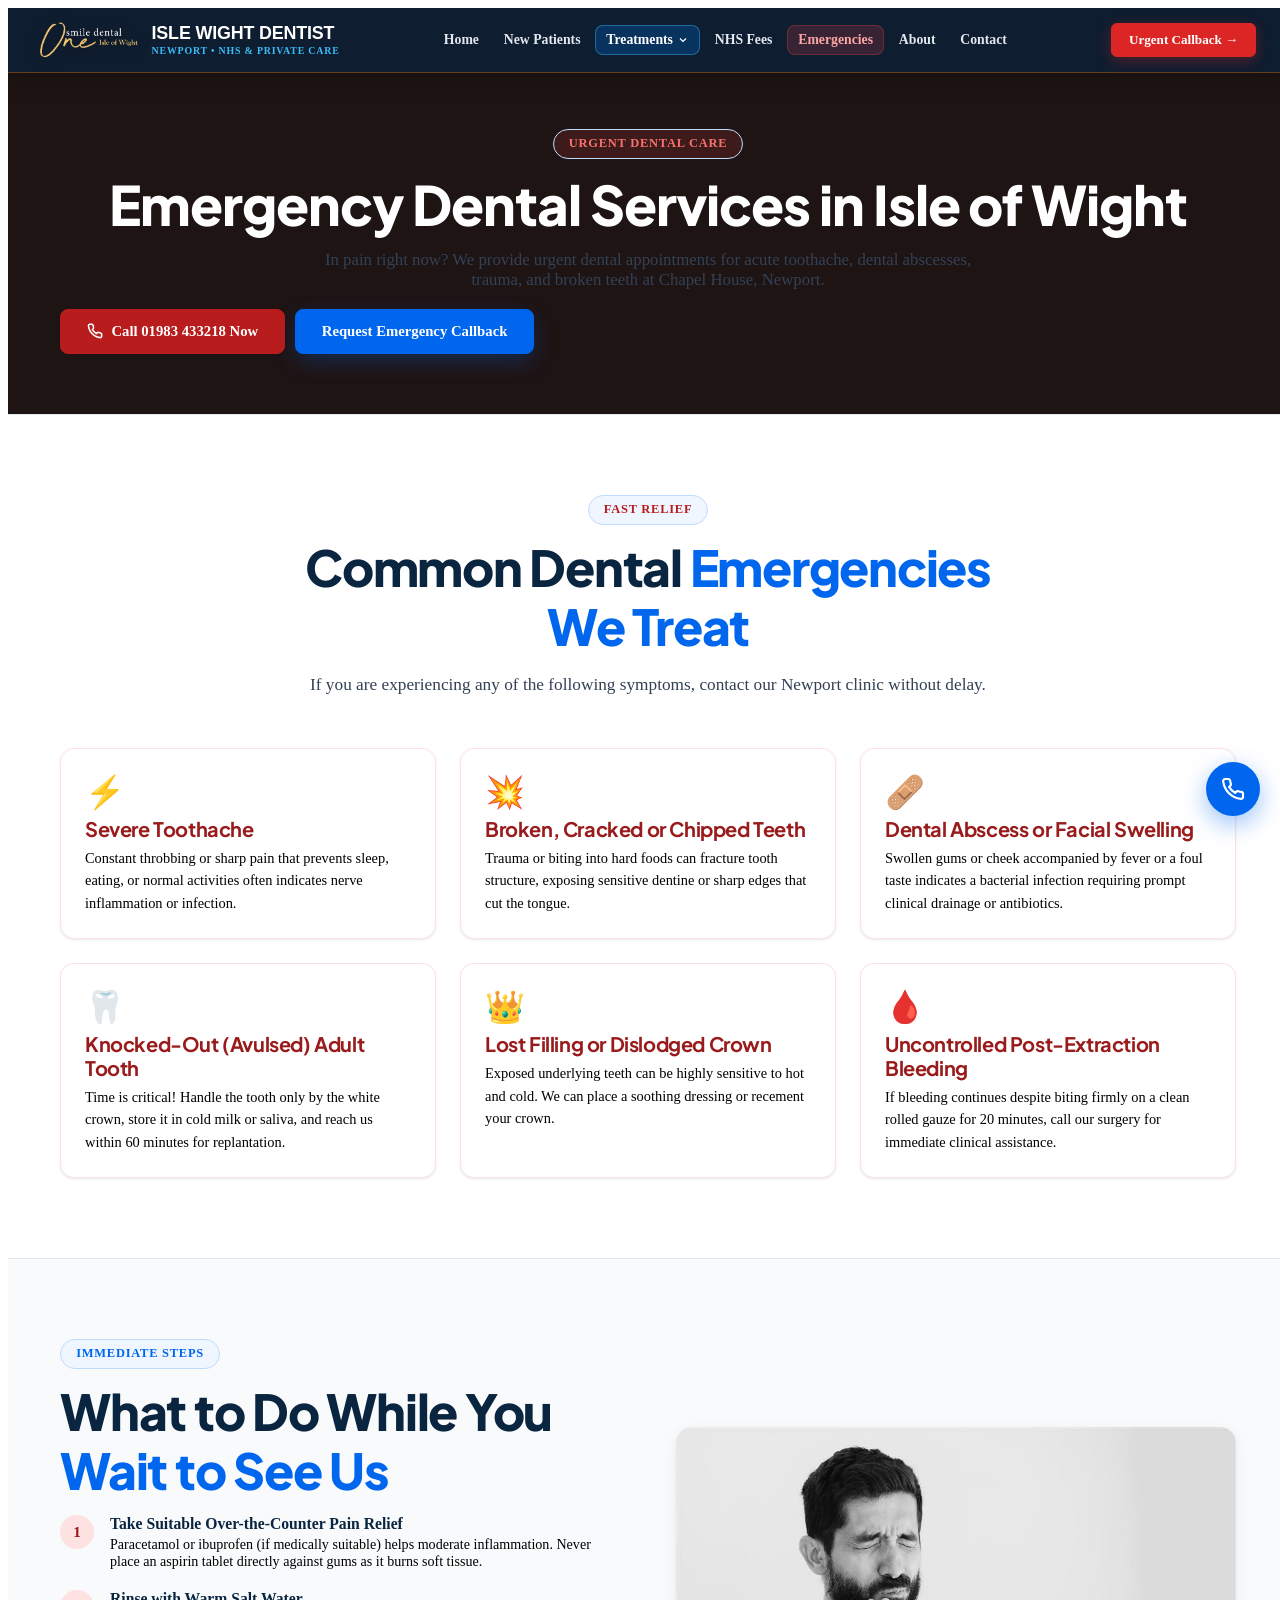
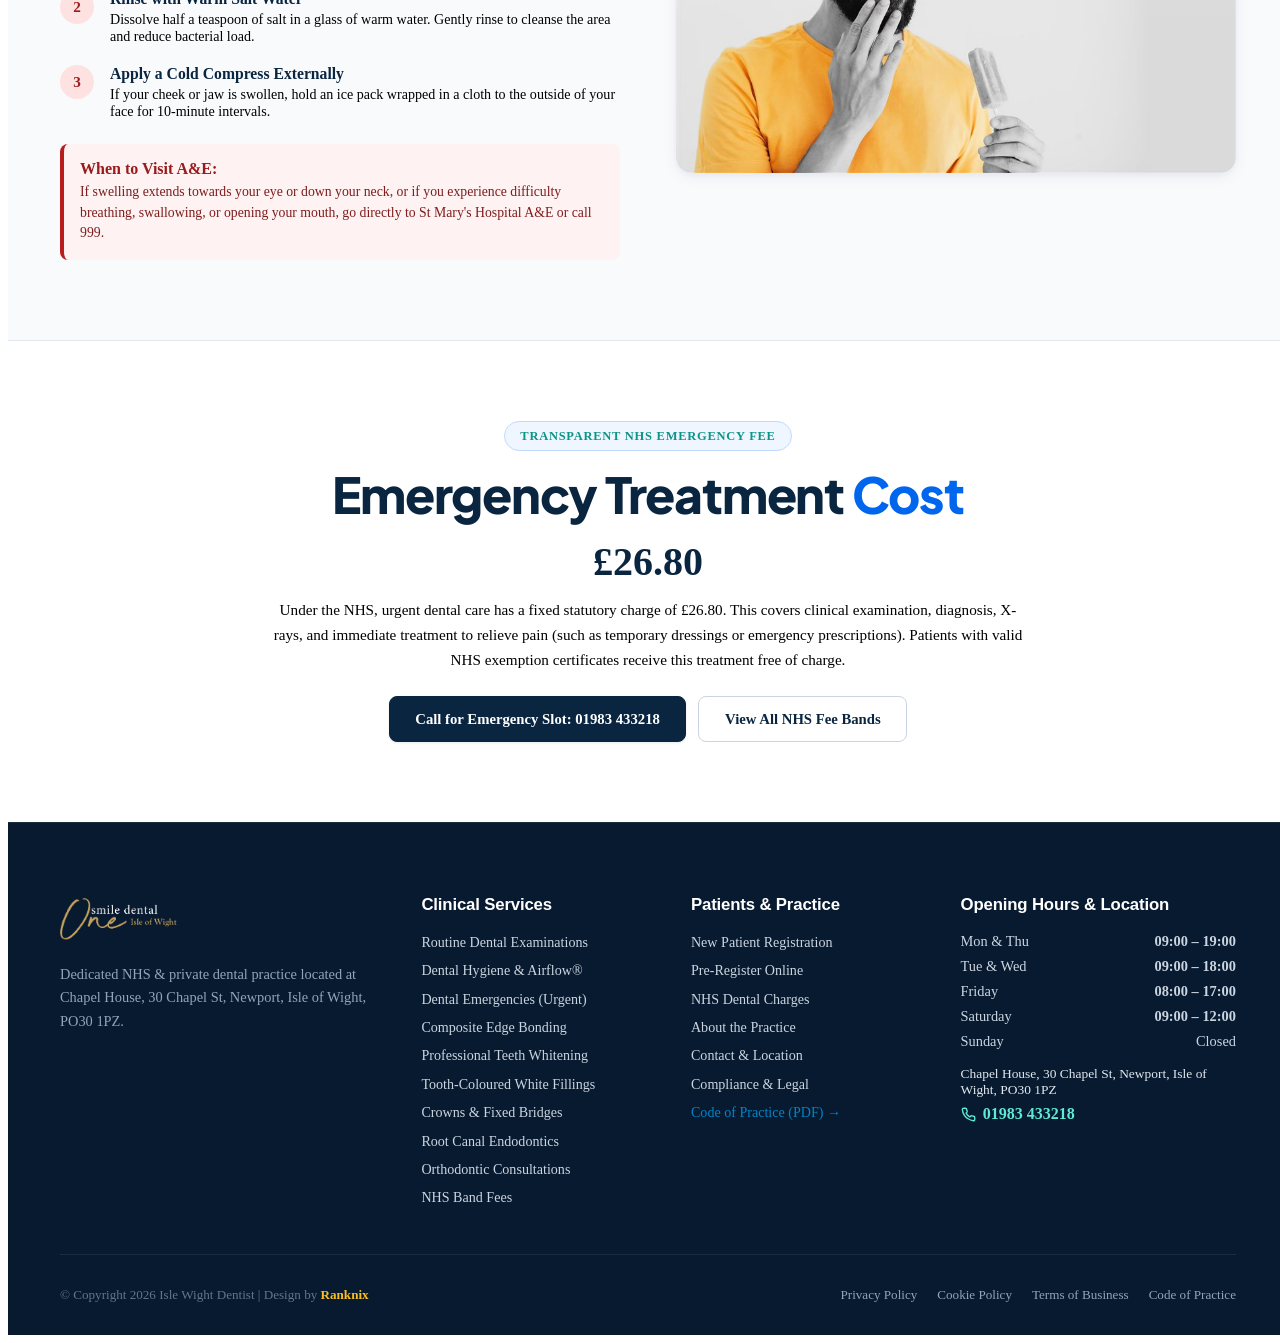
<file: dental-emergencies.html>
﻿<!DOCTYPE html>
<html lang="en">
<head>
  <!-- Google Tag Manager -->
  <script async src="https://www.googletagmanager.com/gtm.js?id=GTM-NL6TV2PP"></script>
  <script>
    window.dataLayer = window.dataLayer || [];
    function gtag(){dataLayer.push(arguments);}
    gtag('js', new Date());
  </script>
  <!-- End Google Tag Manager -->
  <meta charset="UTF-8">
  <meta name="viewport" content="width=device-width, initial-scale=1.0">
  <title>Emergency Dentist Isle of Wight | Same-Day Pain Relief | Isle Wight Dentist</title>
  <meta name="description" content="Emergency dental care in Newport, Isle of Wight. Fast pain relief for acute toothache, broken teeth, lost fillings, dental abscesses. Call 01983 433218 for emergency triage.">
  <link rel="canonical" href="https://islewightdentist.co.uk/dental-emergencies">
  <link rel="icon" type="image/png" href="assets/images/ONE_favicon.png">
  <link rel="apple-touch-icon" href="assets/images/ONE_webclip.png">
  <link rel="preconnect" href="https://fonts.googleapis.com">
  <link rel="preconnect" href="https://fonts.gstatic.com" crossorigin>
  <link href="https://fonts.googleapis.com/css2?family=Cormorant+Garamond:wght@600;700&family=Plus+Jakarta+Sans:wght@400;500;600;700;800&display=swap" rel="stylesheet">
  <link rel="stylesheet" href="assets/css/styles.css?v=9">
</head>
<body>

  <!-- MAIN STICKY HEADER -->
  <header class="site-header">
    <!-- Main Navigation Bar -->
    <div class="header-main-bar">
      <div class="container header-inner">
        <a href="index.html" class="brand-lockup" aria-label="Isle Wight Dentist Home">
          <div class="brand-logo-frame">
            <img src="assets/images/Isle_of_Wight.png" alt="Isle Wight Dentist Logo">
          </div>
          <div class="brand-meta">
            <span class="brand-title">ISLE WIGHT DENTIST</span>
            <span class="brand-subtitle">Newport &bull; NHS &amp; Private Care</span>
          </div>
        </a>

        <!-- Laptop/Desktop Top Navigation -->
        <nav class="desktop-nav" aria-label="Primary navigation">
          <a href="index.html" class="nav-link" data-page="index.html">Home</a>
          <a href="new-patients.html" class="nav-link" data-page="new-patients.html">New Patients</a>

          <div class="nav-item">
            <a href="treatments.html" class="nav-link" data-page="treatments.html,dental-emergencies.html">
              <span>Treatments</span>
              <svg width="12" height="12" viewBox="0 0 24 24" fill="none" stroke="currentColor" stroke-width="2.4"><polyline points="6 9 12 15 18 9"/></svg>
            </a>
            <div class="nav-dropdown mega">
              <div class="nav-dd-heading">Clinical Dental Services</div>
              <a href="treatments.html#examinations" class="nav-dd-link">Routine Examinations &amp; Check-Ups</a>
              <a href="treatments.html#hygiene" class="nav-dd-link">Dental Hygiene &amp; Airflow&reg;</a>
              <a href="dental-emergencies.html" class="nav-dd-link">Dental Emergencies <span class="nav-dd-badge" style="background:#fee2e2;color:#b91c1c;">Urgent</span></a>
              <a href="treatments.html#bonding" class="nav-dd-link">Composite Edge Bonding</a>
              <a href="treatments.html#whitening" class="nav-dd-link">Professional Teeth Whitening</a>
              <a href="treatments.html#fillings" class="nav-dd-link">Tooth-Coloured White Fillings</a>
              <a href="treatments.html#crowns" class="nav-dd-link">Crowns &amp; Fixed Bridges</a>
              <a href="treatments.html#rct" class="nav-dd-link">Root Canal Endodontics</a>
              <a href="treatments.html#orthodontics" class="nav-dd-link">Orthodontic Consultations</a>
              <a href="nhs-fees.html" class="nav-dd-link">NHS Band Fees &amp; Exemptions</a>
            </div>
          </div>

          <a href="nhs-fees.html" class="nav-link" data-page="nhs-fees.html">NHS Fees</a>
          <a href="dental-emergencies.html" class="nav-link emergency active" data-page="dental-emergencies.html">Emergencies</a>
          <a href="about.html" class="nav-link" data-page="about.html">About</a>
          <a href="contact.html" class="nav-link" data-page="contact.html">Contact</a>
        </nav>

        <!-- Header Actions -->
        <div class="header-actions">
          <a href="tel:01983433218" class="header-phone-btn" style="color:var(--emergency-red);border-color:var(--emergency-border);background:var(--emergency-soft);" aria-label="Call Emergency Dentist">
            <svg width="14" height="14" viewBox="0 0 24 24" fill="none" stroke="currentColor" stroke-width="2.2"><path d="M22 16.92v3a2 2 0 0 1-2.18 2 19.79 19.79 0 0 1-8.63-3.07 19.5 19.5 0 0 1-6-6 19.79 19.79 0 0 1-3.07-8.67A2 2 0 0 1 4.11 2h3a2 2 0 0 1 2 1.72c.127.96.361 1.903.7 2.81a2 2 0 0 1-.45 2.11L8.09 9.91a16 16 0 0 0 6 6l1.27-1.27a2 2 0 0 1 2.11-.45c.907.339 1.85.573 2.81.7A2 2 0 0 1 22 16.92z"/></svg>
            <span>01983 433218</span>
          </a>
          <button type="button" class="btn btn-emergency btn-sm" data-open-lead-modal data-lead-topic="Dental Emergency">
            Urgent Callback &rarr;
          </button>
          <button id="mobile-menu-toggle" class="mobile-menu-toggle" aria-label="Toggle Menu" aria-expanded="false">
            <svg width="19" height="19" viewBox="0 0 24 24" fill="none" stroke="currentColor" stroke-width="2.2"><line x1="3" y1="6" x2="21" y2="6"/><line x1="3" y1="12" x2="21" y2="12"/><line x1="3" y1="18" x2="21" y2="18"/></svg>
          </button>
        </div>
      </div>
    </div>

    <!-- Mobile Top Hamburger Drawer -->
    <div id="mobile-drawer" class="mobile-drawer">
      <div class="mobile-drawer-links">
        <a href="index.html" class="mobile-drawer-link">Home <span>&rarr;</span></a>
        <a href="new-patients.html" class="mobile-drawer-link">New Patients (Pre-Register) <span>&rarr;</span></a>
        <a href="treatments.html" class="mobile-drawer-link">Dental Treatments <span>&rarr;</span></a>
        <a href="dental-emergencies.html" class="mobile-drawer-link" style="color:#fecaca;">Dental Emergencies <span>Urgent</span></a>
        <a href="nhs-fees.html" class="mobile-drawer-link">NHS &amp; Private Fees <span>&rarr;</span></a>
        <a href="about.html" class="mobile-drawer-link">About the Practice <span>&rarr;</span></a>
        <a href="contact.html" class="mobile-drawer-link">Contact &amp; Location <span>&rarr;</span></a>
        <div style="display:grid;grid-template-columns:1fr 1fr;gap:0.5rem;margin-top:0.5rem;">
          <a href="tel:01983433218" class="btn btn-teal btn-sm">Call 01983 433218</a>
          <button type="button" class="btn btn-gold btn-sm" data-open-lead-modal data-lead-topic="Dental Emergency">Urgent Callback</button>
        </div>
      </div>
    </div>
  </header>

  <main>
    <!-- PAGE HERO -->
    <section class="page-hero" style="background:#1e1414;">
      <div class="container">
        <span class="eyebrow" style="color:#f87171;background:rgba(239,68,68,0.15);">Urgent Dental Care</span>
        <h1 style="color:#ffffff;">Emergency Dental Services in Isle of Wight</h1>
        <p>In pain right now? We provide urgent dental appointments for acute toothache, dental abscesses, trauma, and broken teeth at Chapel House, Newport.</p>
        <div style="display:flex;flex-wrap:wrap;gap:0.65rem;margin-top:1.15rem;">
          <a href="tel:01983433218" class="btn btn-teal" style="background:#b91c1c;border-color:#b91c1c;">
            <svg width="16" height="16" viewBox="0 0 24 24" fill="none" stroke="currentColor" stroke-width="2.3"><path d="M22 16.92v3a2 2 0 0 1-2.18 2 19.79 19.79 0 0 1-8.63-3.07 19.5 19.5 0 0 1-6-6 19.79 19.79 0 0 1-3.07-8.67A2 2 0 0 1 4.11 2h3a2 2 0 0 1 2 1.72c.127.96.361 1.903.7 2.81a2 2 0 0 1-.45 2.11L8.09 9.91a16 16 0 0 0 6 6l1.27-1.27a2 2 0 0 1 2.11-.45c.907.339 1.85.573 2.81.7A2 2 0 0 1 22 16.92z"/></svg>
            Call 01983 433218 Now
          </a>
          <button type="button" class="btn btn-gold" data-open-lead-modal data-lead-topic="Dental Emergency">Request Emergency Callback</button>
        </div>
      </div>
    </section>

    <!-- URGENT NOTICE & WHAT WE TREAT -->
    <section class="section">
      <div class="container">
        <div class="section-header">
          <span class="eyebrow" style="color:#b91c1c;">Fast Relief</span>
          <h2 class="section-title">Common Dental <span class="accent">Emergencies We Treat</span></h2>
          <p class="section-lead">If you are experiencing any of the following symptoms, contact our Newport clinic without delay.</p>
        </div>

        <div class="treatments-grid">
          <div style="background:#ffffff;border:1px solid #fee2e2;border-radius:14px;padding:1.5rem;box-shadow:var(--shadow-sm);">
            <div style="font-size:2rem;margin-bottom:0.4rem;">⚡</div>
            <h3 style="font-size:1.25rem;color:#991b1b;margin-bottom:0.4rem;">Severe Toothache</h3>
            <p style="font-size:0.9rem;color:var(--ink-soft);line-height:1.55;">Constant throbbing or sharp pain that prevents sleep, eating, or normal activities often indicates nerve inflammation or infection.</p>
          </div>

          <div style="background:#ffffff;border:1px solid #fee2e2;border-radius:14px;padding:1.5rem;box-shadow:var(--shadow-sm);">
            <div style="font-size:2rem;margin-bottom:0.4rem;">💥</div>
            <h3 style="font-size:1.25rem;color:#991b1b;margin-bottom:0.4rem;">Broken, Cracked or Chipped Teeth</h3>
            <p style="font-size:0.9rem;color:var(--ink-soft);line-height:1.55;">Trauma or biting into hard foods can fracture tooth structure, exposing sensitive dentine or sharp edges that cut the tongue.</p>
          </div>

          <div style="background:#ffffff;border:1px solid #fee2e2;border-radius:14px;padding:1.5rem;box-shadow:var(--shadow-sm);">
            <div style="font-size:2rem;margin-bottom:0.4rem;">🩹</div>
            <h3 style="font-size:1.25rem;color:#991b1b;margin-bottom:0.4rem;">Dental Abscess or Facial Swelling</h3>
            <p style="font-size:0.9rem;color:var(--ink-soft);line-height:1.55;">Swollen gums or cheek accompanied by fever or a foul taste indicates a bacterial infection requiring prompt clinical drainage or antibiotics.</p>
          </div>

          <div style="background:#ffffff;border:1px solid #fee2e2;border-radius:14px;padding:1.5rem;box-shadow:var(--shadow-sm);">
            <div style="font-size:2rem;margin-bottom:0.4rem;">🦷</div>
            <h3 style="font-size:1.25rem;color:#991b1b;margin-bottom:0.4rem;">Knocked-Out (Avulsed) Adult Tooth</h3>
            <p style="font-size:0.9rem;color:var(--ink-soft);line-height:1.55;">Time is critical! Handle the tooth only by the white crown, store it in cold milk or saliva, and reach us within 60 minutes for replantation.</p>
          </div>

          <div style="background:#ffffff;border:1px solid #fee2e2;border-radius:14px;padding:1.5rem;box-shadow:var(--shadow-sm);">
            <div style="font-size:2rem;margin-bottom:0.4rem;">👑</div>
            <h3 style="font-size:1.25rem;color:#991b1b;margin-bottom:0.4rem;">Lost Filling or Dislodged Crown</h3>
            <p style="font-size:0.9rem;color:var(--ink-soft);line-height:1.55;">Exposed underlying teeth can be highly sensitive to hot and cold. We can place a soothing dressing or recement your crown.</p>
          </div>

          <div style="background:#ffffff;border:1px solid #fee2e2;border-radius:14px;padding:1.5rem;box-shadow:var(--shadow-sm);">
            <div style="font-size:2rem;margin-bottom:0.4rem;">🩸</div>
            <h3 style="font-size:1.25rem;color:#991b1b;margin-bottom:0.4rem;">Uncontrolled Post-Extraction Bleeding</h3>
            <p style="font-size:0.9rem;color:var(--ink-soft);line-height:1.55;">If bleeding continues despite biting firmly on a clean rolled gauze for 20 minutes, call our surgery for immediate clinical assistance.</p>
          </div>
        </div>
      </div>
    </section>

    <!-- IMMEDIATE SELF-CARE ADVICE WHILE YOU TRAVEL -->
    <section class="section" style="background:var(--surface);border-top:1px solid var(--border);">
      <div class="container split-grid" style="align-items:center;">
        <div>
          <span class="eyebrow">Immediate Steps</span>
          <h2 class="section-title">What to Do While You <span class="accent">Wait to See Us</span></h2>
          <div class="feature-list">
            <div class="feature-row">
              <div class="feature-check" style="background:#fee2e2;color:#991b1b;">1</div>
              <div>
                <strong style="display:block;font-size:0.98rem;color:var(--navy);">Take Suitable Over-the-Counter Pain Relief</strong>
                <p style="font-size:0.88rem;color:var(--ink-soft);margin-top:0.2rem;">Paracetamol or ibuprofen (if medically suitable) helps moderate inflammation. Never place an aspirin tablet directly against gums as it burns soft tissue.</p>
              </div>
            </div>
            <div class="feature-row">
              <div class="feature-check" style="background:#fee2e2;color:#991b1b;">2</div>
              <div>
                <strong style="display:block;font-size:0.98rem;color:var(--navy);">Rinse with Warm Salt Water</strong>
                <p style="font-size:0.88rem;color:var(--ink-soft);margin-top:0.2rem;">Dissolve half a teaspoon of salt in a glass of warm water. Gently rinse to cleanse the area and reduce bacterial load.</p>
              </div>
            </div>
            <div class="feature-row">
              <div class="feature-check" style="background:#fee2e2;color:#991b1b;">3</div>
              <div>
                <strong style="display:block;font-size:0.98rem;color:var(--navy);">Apply a Cold Compress Externally</strong>
                <p style="font-size:0.88rem;color:var(--ink-soft);margin-top:0.2rem;">If your cheek or jaw is swollen, hold an ice pack wrapped in a cloth to the outside of your face for 10-minute intervals.</p>
              </div>
            </div>
          </div>

          <div style="margin-top:1.5rem;background:#fef2f2;border-left:4px solid #b91c1c;padding:1rem;border-radius:8px;">
            <strong style="color:#991b1b;display:block;margin-bottom:0.25rem;">When to Visit A&amp;E:</strong>
            <p style="font-size:0.86rem;color:#7f1d1d;line-height:1.5;">
              If swelling extends towards your eye or down your neck, or if you experience difficulty breathing, swallowing, or opening your mouth, go directly to St Mary's Hospital A&amp;E or call 999.
            </p>
          </div>
        </div>

        <div style="border-radius:16px;overflow:hidden;box-shadow:var(--shadow-md);">
          <img src="assets/images/card-emergency.jpg" alt="Emergency dental care Newport Isle of Wight">
        </div>
      </div>
    </section>

    <!-- EMERGENCY CHARGES -->
    <section class="section" style="background:#ffffff;border-top:1px solid var(--border);">
      <div class="container" style="max-width:820px;text-align:center;">
        <span class="eyebrow" style="color:#0d9488;">Transparent NHS Emergency Fee</span>
        <h2 class="section-title">Emergency Treatment <span class="accent">Cost</span></h2>
        <div style="font-size:2.5rem;font-weight:800;color:var(--navy);margin:0.75rem 0;">&pound;26.80</div>
        <p style="font-size:0.95rem;color:var(--ink-soft);line-height:1.65;margin-bottom:1.5rem;">
          Under the NHS, urgent dental care has a fixed statutory charge of &pound;26.80. This covers clinical examination, diagnosis, X-rays, and immediate treatment to relieve pain (such as temporary dressings or emergency prescriptions). Patients with valid NHS exemption certificates receive this treatment free of charge.
        </p>
        <div style="display:flex;justify-content:center;gap:0.75rem;flex-wrap:wrap;">
          <a href="tel:01983433218" class="btn btn-teal">Call for Emergency Slot: 01983 433218</a>
          <a href="nhs-fees.html" class="btn btn-outline">View All NHS Fee Bands</a>
        </div>
      </div>
    </section>
  </main>

  <!-- MAIN FOOTER -->
  <footer class="site-footer">
    <div class="container">
      <div class="footer-grid">
        <div>
          <a href="index.html" class="brand-logo" style="margin-bottom:1rem;display:inline-block;">
            <img src="assets/images/Isle_of_Wight.png" alt="Isle Wight Dentist Logo" style="height:48px;width:auto;">
          </a>
          <p class="footer-copy">
            Dedicated NHS &amp; private dental practice located at Chapel House, 30 Chapel St, Newport, Isle of Wight, PO30 1PZ.
          </p>
        </div>

        <div>
          <h4 class="footer-heading">Clinical Services</h4>
          <ul class="footer-links">
            <li><a href="treatments.html#examinations">Routine Dental Examinations</a></li>
            <li><a href="treatments.html#hygiene">Dental Hygiene &amp; Airflow&reg;</a></li>
            <li><a href="dental-emergencies.html">Dental Emergencies (Urgent)</a></li>
            <li><a href="treatments.html#bonding">Composite Edge Bonding</a></li>
            <li><a href="treatments.html#whitening">Professional Teeth Whitening</a></li>
            <li><a href="treatments.html#fillings">Tooth-Coloured White Fillings</a></li>
            <li><a href="treatments.html#crowns">Crowns &amp; Fixed Bridges</a></li>
            <li><a href="treatments.html#rct">Root Canal Endodontics</a></li>
            <li><a href="treatments.html#orthodontics">Orthodontic Consultations</a></li>
            <li><a href="nhs-fees.html">NHS Band Fees</a></li>
          </ul>
        </div>

        <div>
          <h4 class="footer-heading">Patients &amp; Practice</h4>
          <ul class="footer-links">
            <li><a href="new-patients.html">New Patient Registration</a></li>
            <li><a href="new-patients.html#register-form">Pre-Register Online</a></li>
            <li><a href="nhs-fees.html">NHS Dental Charges</a></li>
            <li><a href="about.html">About the Practice</a></li>
            <li><a href="contact.html">Contact &amp; Location</a></li>
            <li><a href="compliance.html">Compliance &amp; Legal</a></li>
            <li><a href="assets/docs/Pontefract_Code_of_Practice_for_Patients.pdf" target="_blank" rel="noopener noreferrer" style="color:var(--gold-bright);">Code of Practice (PDF) &rarr;</a></li>
          </ul>
        </div>

        <div>
          <h4 class="footer-heading">Opening Hours &amp; Location</h4>
          <div class="hours-list" style="margin-bottom:1rem;">
            <div class="hours-row"><span>Mon &amp; Thu</span><strong>09:00 &ndash; 19:00</strong></div>
            <div class="hours-row"><span>Tue &amp; Wed</span><strong>09:00 &ndash; 18:00</strong></div>
            <div class="hours-row"><span>Friday</span><strong>08:00 &ndash; 17:00</strong></div>
            <div class="hours-row"><span>Saturday</span><strong>09:00 &ndash; 12:00</strong></div>
            <div class="hours-row"><span>Sunday</span><span>Closed</span></div>
          </div>
          <p style="font-size:0.84rem;color:#e2e8f0;margin-bottom:0.45rem;">
            Chapel House, 30 Chapel St, Newport, Isle of Wight, PO30 1PZ
          </p>
          <a href="tel:01983433218" style="display:inline-flex;align-items:center;gap:0.45rem;font-size:1rem;font-weight:800;color:#5eead4;">
            <svg width="15" height="15" viewBox="0 0 24 24" fill="none" stroke="currentColor" stroke-width="2.2"><path d="M22 16.92v3a2 2 0 0 1-2.18 2 19.79 19.79 0 0 1-8.63-3.07 19.5 19.5 0 0 1-6-6 19.79 19.79 0 0 1-3.07-8.67A2 2 0 0 1 4.11 2h3a2 2 0 0 1 2 1.72c.127.96.361 1.903.7 2.81a2 2 0 0 1-.45 2.11L8.09 9.91a16 16 0 0 0 6 6l1.27-1.27a2 2 0 0 1 2.11-.45c.907.339 1.85.573 2.81.7A2 2 0 0 1 22 16.92z"/></svg>
            01983 433218
          </a>
        </div>
      </div>

      <div class="footer-bottom">
        <p>&copy; Copyright 2026 Isle Wight Dentist | Design by <a href="https://ranknix.online/" target="_blank" rel="noopener noreferrer" style="color:#fbbf24;font-weight:700;text-decoration:none;">Ranknix</a></p>
        <div class="compliance-links">
          <a href="compliance.html#privacy">Privacy Policy</a>
          <a href="compliance.html#cookies">Cookie Policy</a>
          <a href="compliance.html#terms">Terms of Business</a>
          <a href="compliance.html#code">Code of Practice</a>
        </div>
      </div>
    </div>
  </footer>

  <!-- FLOATING SIDE CALL BUTTON -->
  <a class="fcall" href="tel:01983433218" aria-label="Call Isle Wight Dentist on 01983 433218">
    <span class="fcall-tooltip">Call 01983 433218</span>
    <svg width="24" height="24" viewBox="0 0 24 24" fill="none" stroke="currentColor" stroke-width="2.2" stroke-linecap="round" stroke-linejoin="round">
      <path d="M22 16.92v3a2 2 0 0 1-2.18 2 19.79 19.79 0 0 1-8.63-3.07 19.5 19.5 0 0 1-6-6 19.79 19.79 0 0 1-3.07-8.67A2 2 0 0 1 4.11 2h3a2 2 0 0 1 2 1.72c.127.96.361 1.903.7 2.81a2 2 0 0 1-.45 2.11L8.09 9.91a16 16 0 0 0 6 6l1.27-1.27a2 2 0 0 1 2.11-.45c.907.339 1.85.573 2.81.7A2 2 0 0 1 22 16.92z"/>
    </svg>
  </a>

  <!-- MOBILE BOTTOM NAVIGATION BAR -->
  <nav class="mbn" aria-label="Mobile bottom navigation">
    <div class="mbni">
      <a class="mbnit" href="index.html" data-page="index.html">
        <span class="mbnico">
          <svg viewBox="0 0 24 24" fill="none" stroke="currentColor" stroke-width="1.9" stroke-linecap="round" stroke-linejoin="round"><path d="M3 9.75L12 3l9 6.75V21a1 1 0 0 1-1 1H5a1 1 0 0 1-1-1V9.75z"/><path d="M9 22V12h6v10"/></svg>
        </span>
        <span class="mbnlbl">Home</span>
      </a>

      <a class="mbnit" href="new-patients.html" data-page="new-patients.html">
        <span class="mbnico">
          <svg viewBox="0 0 24 24" fill="none" stroke="currentColor" stroke-width="1.9" stroke-linecap="round" stroke-linejoin="round"><path d="M16 21v-2a4 4 0 0 0-4-4H5a4 4 0 0 0-4 4v2"/><circle cx="8.5" cy="7" r="4"/><line x1="20" y1="8" x2="20" y2="14"/><line x1="23" y1="11" x2="17" y2="11"/></svg>
        </span>
        <span class="mbnlbl">New Patients</span>
      </a>

      <button type="button" class="mbnit active" data-open-services-sheet data-page="treatments.html,dental-emergencies.html,nhs-fees.html">
        <span class="mbnico">
          <svg viewBox="0 0 24 24" fill="none" stroke="currentColor" stroke-width="1.9" stroke-linecap="round" stroke-linejoin="round"><rect x="3" y="3" width="7" height="7" rx="1.5"/><rect x="14" y="3" width="7" height="7" rx="1.5"/><rect x="3" y="14" width="7" height="7" rx="1.5"/><rect x="14" y="14" width="7" height="7" rx="1.5"/></svg>
        </span>
        <span class="mbnlbl">Services</span>
      </button>

      <a class="mbnit" href="about.html" data-page="about.html">
        <span class="mbnico">
          <svg viewBox="0 0 24 24" fill="none" stroke="currentColor" stroke-width="1.9" stroke-linecap="round" stroke-linejoin="round"><path d="M12 22s8-4 8-10V5l-8-3-8 3v7c0 6 8 10 8 10z"/></svg>
        </span>
        <span class="mbnlbl">About</span>
      </a>

      <a class="mbnit" href="contact.html" data-page="contact.html">
        <span class="mbnico">
          <svg viewBox="0 0 24 24" fill="none" stroke="currentColor" stroke-width="1.9" stroke-linecap="round" stroke-linejoin="round"><path d="M22 16.92v3a2 2 0 0 1-2.18 2 19.79 19.79 0 0 1-8.63-3.07 19.5 19.5 0 0 1-6-6 19.79 19.79 0 0 1-3.07-8.67A2 2 0 0 1 4.11 2h3a2 2 0 0 1 2 1.72c.127.96.361 1.903.7 2.81a2 2 0 0 1-.45 2.11L8.09 9.91a16 16 0 0 0 6 6l1.27-1.27a2 2 0 0 1 2.11-.45c.907.339 1.85.573 2.81.7A2 2 0 0 1 22 16.92z"/></svg>
        </span>
        <span class="mbnlbl">Contact</span>
      </a>
    </div>
  </nav>

  <!-- MOBILE SLIDE-UP SERVICES SHEET -->
  <div id="services-sheet-backdrop" class="sheet-backdrop" style="display:none;" role="dialog" aria-modal="true" aria-labelledby="sheet-title">
    <div class="services-sheet">
      <div style="display:flex;align-items:center;justify-content:space-between;gap:1rem;padding-bottom:0.75rem;border-bottom:1px solid #e2e8f0;">
        <div>
          <span style="font-size:0.68rem;font-weight:800;text-transform:uppercase;letter-spacing:0.08em;color:var(--gold);display:block;">Isle Wight Dentist</span>
          <h3 id="sheet-title" style="font-size:1.5rem;">Services &amp; Quick Guide</h3>
        </div>
        <button id="close-services-sheet" type="button" style="width:36px;height:36px;border-radius:50%;border:1px solid #e2e8f0;background:#f8fafc;font-weight:800;" aria-label="Close services menu">&times;</button>
      </div>

      <div style="display:grid;grid-template-columns:1fr 1fr;gap:0.55rem;margin-top:0.85rem;">
        <a href="tel:01983433218" class="btn btn-teal btn-sm">Call 01983 433218</a>
        <button type="button" class="btn btn-gold btn-sm" data-open-lead-modal data-lead-topic="New NHS / Private Pre-Registration">Pre-Register Online</button>
      </div>

      <div class="sheet-grid">
        <a href="dental-emergencies.html" class="sheet-item" style="background:#fef2f2;border-color:#fecaca;color:#991b1b;"><span>Dental Emergencies</span><span>Urgent</span></a>
        <a href="nhs-fees.html" class="sheet-item" style="background:#eff6ff;border-color:#bfdbfe;color:#1e40af;"><span>NHS Band Fees</span><span>&pound;26.80+</span></a>
        <a href="treatments.html#examinations" class="sheet-item"><span>Routine Examinations</span><span>&rarr;</span></a>
        <a href="treatments.html#hygiene" class="sheet-item"><span>Hygiene &amp; Airflow</span><span>&rarr;</span></a>
        <a href="treatments.html#bonding" class="sheet-item"><span>Composite Bonding</span><span>&rarr;</span></a>
        <a href="treatments.html#whitening" class="sheet-item"><span>Teeth Whitening</span><span>&rarr;</span></a>
        <a href="treatments.html#fillings" class="sheet-item"><span>White Fillings</span><span>&rarr;</span></a>
        <a href="treatments.html#crowns" class="sheet-item"><span>Crowns &amp; Bridges</span><span>&rarr;</span></a>
        <a href="treatments.html#rct" class="sheet-item"><span>Root Canal</span><span>&rarr;</span></a>
        <a href="treatments.html#orthodontics" class="sheet-item"><span>Orthodontic Consult</span><span>&rarr;</span></a>
        <a href="about.html" class="sheet-item"><span>About Newport Practice</span><span>&rarr;</span></a>
        <a href="contact.html" class="sheet-item"><span>Directions &amp; Hours</span><span>&rarr;</span></a>
      </div>
    </div>
  </div>

  <!-- INSTANT CALLBACK / LEAD MODAL -->
  <div id="lead-modal" class="modal-overlay" style="display:none;" role="dialog" aria-modal="true" aria-labelledby="lead-modal-title">
    <div class="modal-card">
      <button id="close-lead-modal" class="modal-close" aria-label="Close modal">&times;</button>
      <span class="eyebrow" style="color:#b91c1c;">Emergency Callback Request</span>
      <h2 id="lead-modal-title" style="font-size:1.85rem;margin-bottom:0.35rem;">Request an Emergency Call</h2>
      <p style="font-size:0.86rem;color:#475569;margin-bottom:1.1rem;">Enter your contact information and our Newport team will phone you back as an urgent priority.</p>

      <form id="modal-lead-form" class="form-grid" action="https://formsubmit.co/isleofwight@onesmiledental.co.uk" method="POST">
        <input type="hidden" name="_subject" value="Callback Request - Isle Wight Dentist">
        <input type="hidden" name="_captcha" value="false">
        <input type="hidden" name="_replyto" value="isleofwight@onesmiledental.co.uk">
        <div>
          <label class="form-label" for="modal-lead-name">Full Name *</label>
          <input id="modal-lead-name" name="Full Name" type="text" class="form-input" required placeholder="Your full name">
        </div>
        <div>
          <label class="form-label" for="modal-lead-phone">UK Phone Number *</label>
          <input id="modal-lead-phone" name="Phone Number" type="tel" class="form-input" required placeholder="07xxx xxxxxx">
        </div>
        <div>
          <label class="form-label" for="modal-lead-topic">How Can We Help? *</label>
          <select id="modal-lead-topic" name="Treatment Topic" class="form-input">
            <option value="New NHS / Private Pre-Registration">New NHS / Private Pre-Registration</option>
            <option value="Routine Dental Examination">Routine Dental Examination &amp; Check-Up</option>
            <option value="Dental Emergency">Dental Emergency / Urgent Toothache</option>
            <option value="Hygiene &amp; Airflow">Dental Hygiene &amp; Airflow&reg; Clean</option>
            <option value="Composite Bonding">Composite Edge Bonding</option>
            <option value="Teeth Whitening">Professional Teeth Whitening</option>
            <option value="White Fillings">White Fillings &amp; Restorations</option>
            <option value="Crowns &amp; Bridges">Crowns &amp; Fixed Bridges</option>
            <option value="Root Canal">Root Canal Endodontics</option>
            <option value="Orthodontic Consultation">Orthodontic Consultation</option>
            <option value="Free Coordinator Consultation">Free Treatment Coordinator Consultation</option>
            <option value="General Question">General Practice Enquiry</option>
          </select>
        </div>
        <button type="submit" class="btn btn-gold" style="width:100%;">Submit Callback Request &rarr;</button>
        <a href="tel:01983433218" class="btn btn-teal" style="width:100%;text-align:center;">Or Call Directly: 01983 433218</a>
      </form>

      <div id="modal-lead-success" style="display:none;padding:1.25rem;border-radius:14px;background:#ecfdf5;border:1px solid #a7f3d0;color:#065f46;">
        <strong style="display:block;font-size:1.05rem;margin-bottom:0.35rem;">Emergency Request Received</strong>
        <p style="font-size:0.86rem;margin-bottom:0.9rem;">Our team is reviewing your triage message and will phone your number immediately. For severe symptoms, please dial 01983 433218 directly.</p>
        <a href="tel:01983433218" class="btn btn-teal btn-sm">Call 01983 433218</a>
      </div>
    </div>
  </div>

  <script src="assets/js/main.js?v=9" defer></script>
</body>
</html>
</file>
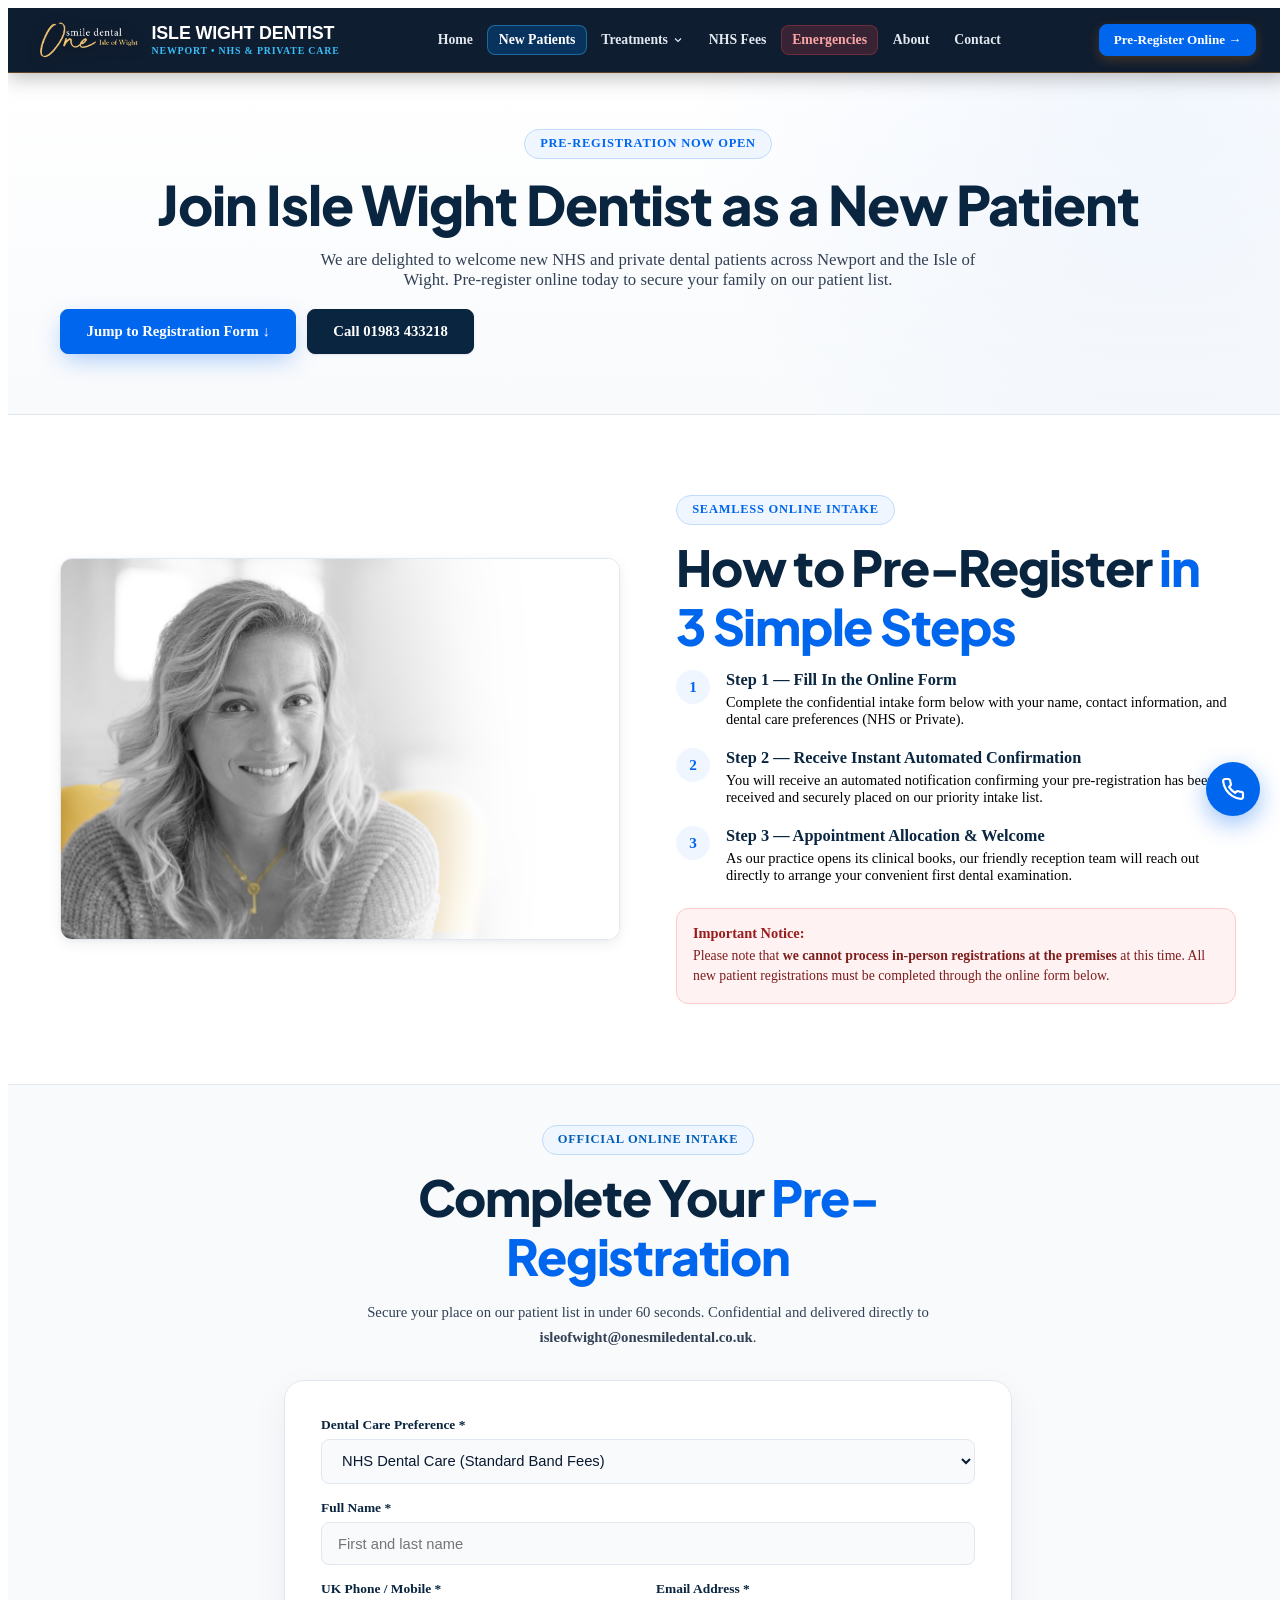
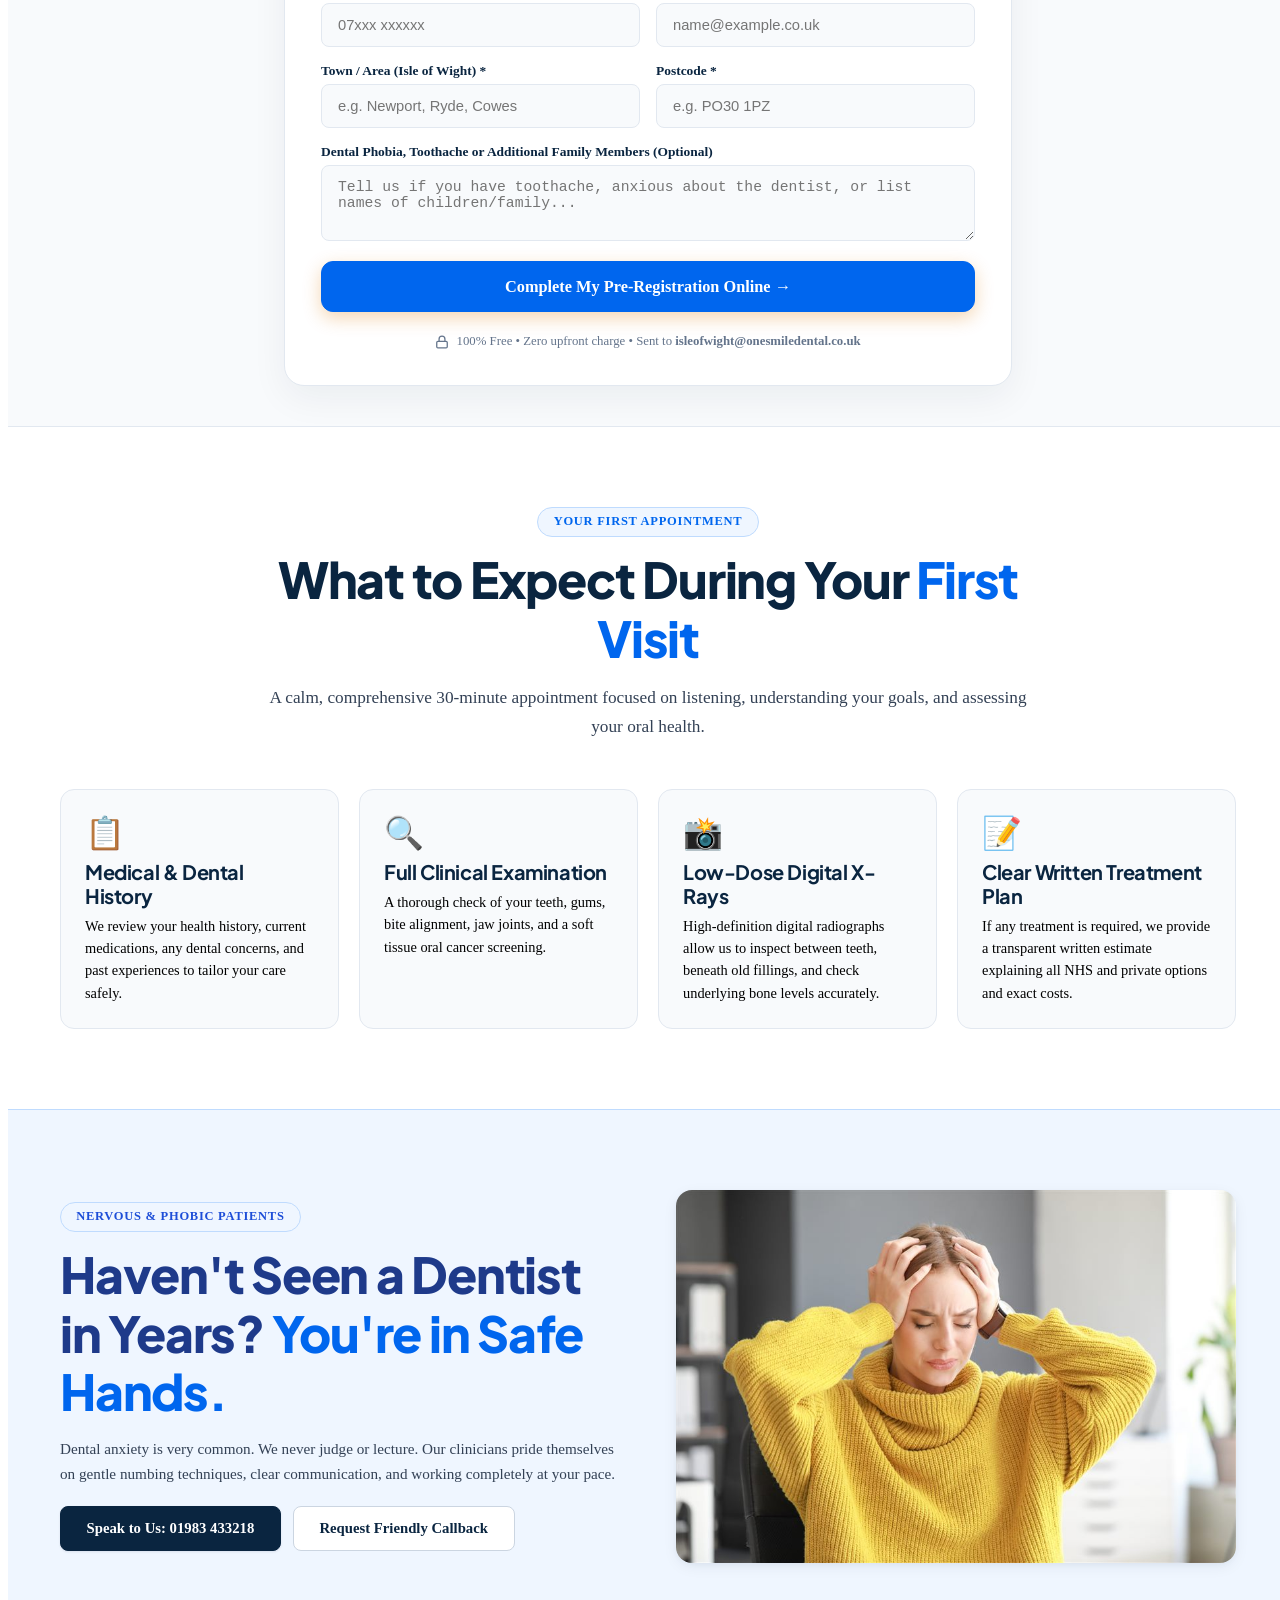
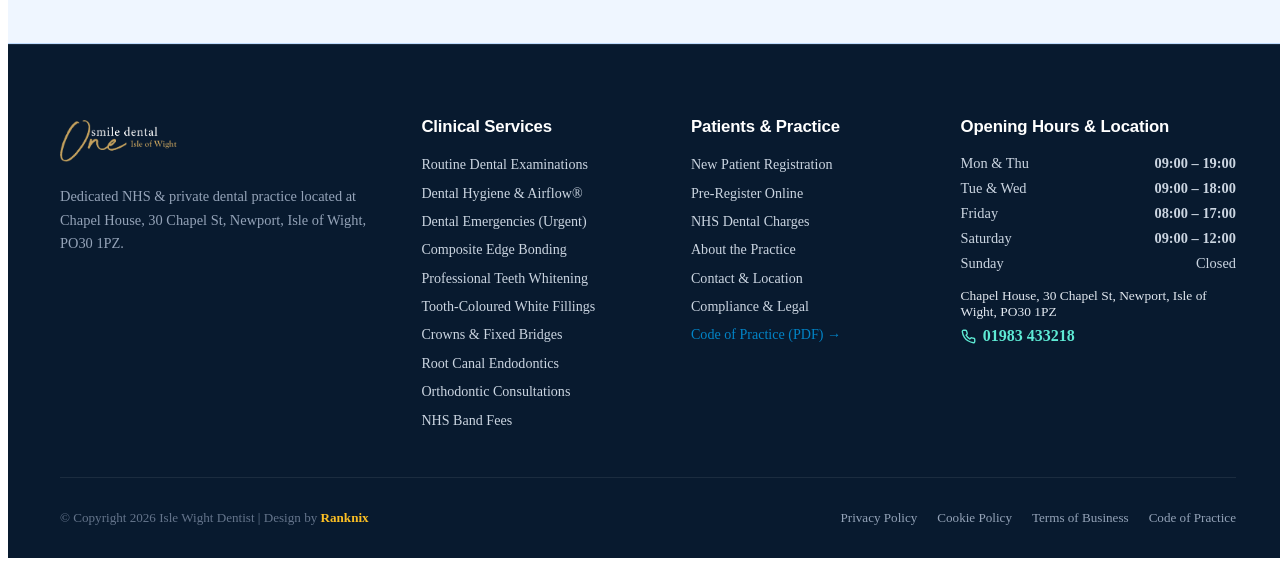
<file: new-patients.html>
﻿<!DOCTYPE html>
<html lang="en">
<head>
  <!-- Google Tag Manager -->
  <script async src="https://www.googletagmanager.com/gtm.js?id=GTM-NL6TV2PP"></script>
  <script>
    window.dataLayer = window.dataLayer || [];
    function gtag(){dataLayer.push(arguments);}
    gtag('js', new Date());
  </script>
  <!-- End Google Tag Manager -->
  <meta charset="UTF-8">
  <meta name="viewport" content="width=device-width, initial-scale=1.0">
  <title>New Patients &amp; Online Pre-Registration | Isle Wight Dentist</title>
  <meta name="description" content="Pre-register as a new NHS or private dental patient at Isle Wight Dentist, Newport Isle of Wight. Easy online form, automated confirmation, and priority appointment booking.">
  <link rel="canonical" href="https://islewightdentist.co.uk/new-patients">
  <link rel="icon" type="image/png" href="assets/images/ONE_favicon.png">
  <link rel="apple-touch-icon" href="assets/images/ONE_webclip.png">
  <link rel="preconnect" href="https://fonts.googleapis.com">
  <link rel="preconnect" href="https://fonts.gstatic.com" crossorigin>
  <link href="https://fonts.googleapis.com/css2?family=Cormorant+Garamond:wght@600;700&family=Plus+Jakarta+Sans:wght@400;500;600;700;800&display=swap" rel="stylesheet">
  <link rel="stylesheet" href="assets/css/styles.css?v=9">
</head>
<body>

  <!-- MAIN STICKY HEADER -->
  <header class="site-header">
    <!-- Main Navigation Bar -->
    <div class="header-main-bar">
      <div class="container header-inner">
        <a href="index.html" class="brand-lockup" aria-label="Isle Wight Dentist Home">
          <div class="brand-logo-frame">
            <img src="assets/images/Isle_of_Wight.png" alt="Isle Wight Dentist Logo">
          </div>
          <div class="brand-meta">
            <span class="brand-title">ISLE WIGHT DENTIST</span>
            <span class="brand-subtitle">Newport &bull; NHS &amp; Private Care</span>
          </div>
        </a>

        <!-- Laptop/Desktop Top Navigation -->
        <nav class="desktop-nav" aria-label="Primary navigation">
          <a href="index.html" class="nav-link" data-page="index.html">Home</a>
          <a href="new-patients.html" class="nav-link active" data-page="new-patients.html">New Patients</a>

          <div class="nav-item">
            <a href="treatments.html" class="nav-link" data-page="treatments.html,dental-emergencies.html">
              <span>Treatments</span>
              <svg width="12" height="12" viewBox="0 0 24 24" fill="none" stroke="currentColor" stroke-width="2.4"><polyline points="6 9 12 15 18 9"/></svg>
            </a>
            <div class="nav-dropdown mega">
              <div class="nav-dd-heading">Clinical Dental Services</div>
              <a href="treatments.html#examinations" class="nav-dd-link">Routine Examinations &amp; Check-Ups</a>
              <a href="treatments.html#hygiene" class="nav-dd-link">Dental Hygiene &amp; Airflow&reg;</a>
              <a href="dental-emergencies.html" class="nav-dd-link">Dental Emergencies <span class="nav-dd-badge" style="background:#fee2e2;color:#b91c1c;">Urgent</span></a>
              <a href="treatments.html#bonding" class="nav-dd-link">Composite Edge Bonding</a>
              <a href="treatments.html#whitening" class="nav-dd-link">Professional Teeth Whitening</a>
              <a href="treatments.html#fillings" class="nav-dd-link">Tooth-Coloured White Fillings</a>
              <a href="treatments.html#crowns" class="nav-dd-link">Crowns &amp; Fixed Bridges</a>
              <a href="treatments.html#rct" class="nav-dd-link">Root Canal Endodontics</a>
              <a href="treatments.html#orthodontics" class="nav-dd-link">Orthodontic Consultations</a>
              <a href="nhs-fees.html" class="nav-dd-link">NHS Band Fees &amp; Exemptions</a>
            </div>
          </div>

          <a href="nhs-fees.html" class="nav-link" data-page="nhs-fees.html">NHS Fees</a>
          <a href="dental-emergencies.html" class="nav-link emergency" data-page="dental-emergencies.html">Emergencies</a>
          <a href="about.html" class="nav-link" data-page="about.html">About</a>
          <a href="contact.html" class="nav-link" data-page="contact.html">Contact</a>
        </nav>

        <!-- Header Actions -->
        <div class="header-actions">
          <a href="tel:01983433218" class="header-phone-btn" aria-label="Call Isle Wight Dentist">
            <svg width="14" height="14" viewBox="0 0 24 24" fill="none" stroke="currentColor" stroke-width="2.2"><path d="M22 16.92v3a2 2 0 0 1-2.18 2 19.79 19.79 0 0 1-8.63-3.07 19.5 19.5 0 0 1-6-6 19.79 19.79 0 0 1-3.07-8.67A2 2 0 0 1 4.11 2h3a2 2 0 0 1 2 1.72c.127.96.361 1.903.7 2.81a2 2 0 0 1-.45 2.11L8.09 9.91a16 16 0 0 0 6 6l1.27-1.27a2 2 0 0 1 2.11-.45c.907.339 1.85.573 2.81.7A2 2 0 0 1 22 16.92z"/></svg>
            <span>01983 433218</span>
          </a>
          <a href="#register-form" class="btn btn-gold btn-sm btn-header-cta"><span class="cta-full">Pre-Register Online &rarr;</span><span class="cta-short">Register</span></a>
          <button id="mobile-menu-toggle" class="mobile-menu-toggle" aria-label="Toggle Menu" aria-expanded="false">
            <svg width="19" height="19" viewBox="0 0 24 24" fill="none" stroke="currentColor" stroke-width="2.2"><line x1="3" y1="6" x2="21" y2="6"/><line x1="3" y1="12" x2="21" y2="12"/><line x1="3" y1="18" x2="21" y2="18"/></svg>
          </button>
        </div>
      </div>
    </div>

    <!-- Mobile Top Hamburger Drawer -->
    <div id="mobile-drawer" class="mobile-drawer">
      <div class="mobile-drawer-links">
        <a href="index.html" class="mobile-drawer-link">Home <span>&rarr;</span></a>
        <a href="new-patients.html" class="mobile-drawer-link">New Patients (Pre-Register) <span>&rarr;</span></a>
        <a href="treatments.html" class="mobile-drawer-link">Dental Treatments <span>&rarr;</span></a>
        <a href="dental-emergencies.html" class="mobile-drawer-link" style="color:#fecaca;">Dental Emergencies <span>Urgent</span></a>
        <a href="nhs-fees.html" class="mobile-drawer-link">NHS &amp; Private Fees <span>&rarr;</span></a>
        <a href="about.html" class="mobile-drawer-link">About the Practice <span>&rarr;</span></a>
        <a href="contact.html" class="mobile-drawer-link">Contact &amp; Location <span>&rarr;</span></a>
        <div style="display:grid;grid-template-columns:1fr 1fr;gap:0.5rem;margin-top:0.5rem;">
          <a href="tel:01983433218" class="btn btn-teal btn-sm">Call 01983 433218</a>
          <button type="button" class="btn btn-gold btn-sm" data-open-lead-modal>Request Callback</button>
        </div>
      </div>
    </div>
  </header>

  <main>
    <!-- PAGE HERO -->
    <section class="page-hero">
      <div class="container">
        <span class="eyebrow dark">Pre-Registration Now Open</span>
        <h1>Join Isle Wight Dentist as a New Patient</h1>
        <p>We are delighted to welcome new NHS and private dental patients across Newport and the Isle of Wight. Pre-register online today to secure your family on our patient list.</p>
        <div style="display:flex;flex-wrap:wrap;gap:0.65rem;margin-top:1.15rem;">
          <a href="#register-form" class="btn btn-gold">Jump to Registration Form &darr;</a>
          <a href="tel:01983433218" class="btn btn-teal">Call 01983 433218</a>
        </div>
      </div>
    </section>

    <!-- STEPS TO JOIN -->
    <section class="section">
      <div class="container split-grid" style="align-items:center;">
        <div class="split-media">
          <img src="assets/images/General_Page_Header.jpg" alt="New patient welcome at Isle Wight Dentist" style="width:100%;height:380px;object-fit:cover;">
        </div>
        <div>
          <span class="eyebrow">Seamless Online Intake</span>
          <h2 class="section-title">How to Pre-Register <span class="accent">in 3 Simple Steps</span></h2>
          <div class="feature-list">
            <div class="feature-row">
              <div class="feature-check">1</div>
              <div>
                <strong style="display:block;font-size:1.02rem;color:var(--navy);">Step 1 &mdash; Fill In the Online Form</strong>
                <p style="font-size:0.9rem;color:var(--ink-soft);margin-top:0.25rem;">Complete the confidential intake form below with your name, contact information, and dental care preferences (NHS or Private).</p>
              </div>
            </div>
            <div class="feature-row">
              <div class="feature-check">2</div>
              <div>
                <strong style="display:block;font-size:1.02rem;color:var(--navy);">Step 2 &mdash; Receive Instant Automated Confirmation</strong>
                <p style="font-size:0.9rem;color:var(--ink-soft);margin-top:0.25rem;">You will receive an automated notification confirming your pre-registration has been received and securely placed on our priority intake list.</p>
              </div>
            </div>
            <div class="feature-row">
              <div class="feature-check">3</div>
              <div>
                <strong style="display:block;font-size:1.02rem;color:var(--navy);">Step 3 &mdash; Appointment Allocation &amp; Welcome</strong>
                <p style="font-size:0.9rem;color:var(--ink-soft);margin-top:0.25rem;">As our practice opens its clinical books, our friendly reception team will reach out directly to arrange your convenient first dental examination.</p>
              </div>
            </div>
          </div>

          <div style="margin-top:1.5rem;background:#fef2f2;border:1px solid #fecaca;border-radius:12px;padding:1rem;">
            <strong style="color:#991b1b;font-size:0.9rem;display:block;margin-bottom:0.2rem;">Important Notice:</strong>
            <p style="color:#7f1d1d;font-size:0.86rem;line-height:1.5;">
              Please note that <strong>we cannot process in-person registrations at the premises</strong> at this time. All new patient registrations must be completed through the online form below.
            </p>
          </div>
        </div>
      </div>
    </section>

    <!-- NATIVE NEW PATIENT REGISTRATION FORM SECTION -->
    <section id="register-form" class="section" style="background:#f8fafc;border-top:1px solid var(--border);border-bottom:1px solid var(--border);padding:2.5rem 0;">
      <div class="container" style="max-width:760px;padding:0 1rem;box-sizing:border-box;">
        <div style="text-align:center;margin-bottom:1.85rem;">
          <span class="eyebrow nhs">Official Online Intake</span>
          <h2 class="section-title">Complete Your <span class="accent">Pre-Registration</span></h2>
          <p class="section-lead" style="max-width:620px;margin:0.5rem auto 0;font-size:0.92rem;">Secure your place on our patient list in under 60 seconds. Confidential and delivered directly to <strong>isleofwight@onesmiledental.co.uk</strong>.</p>
        </div>

        <div class="pre-reg-card">
          <form id="new-patient-full-form" class="form-grid" action="https://formsubmit.co/isleofwight@onesmiledental.co.uk" method="POST">
            <!-- Hidden configuration for FormSubmit -->
            <input type="hidden" name="_subject" value="New Patient Pre-Registration - Isle Wight Dentist">
            <input type="hidden" name="_captcha" value="false">
            <input type="hidden" name="_replyto" value="isleofwight@onesmiledental.co.uk">

            <!-- 1. Care Preference -->
            <div>
              <label class="form-label" for="np-care-type">Dental Care Preference *</label>
              <select id="np-care-type" name="Care Preference" class="form-input" required>
                <option value="NHS Dental Care">NHS Dental Care (Standard Band Fees)</option>
                <option value="Private Dental Care">Private Dental Care (Extended Options)</option>
                <option value="Both / Either">Either (Whichever appointment is first available)</option>
              </select>
            </div>

            <!-- 2. Full Name -->
            <div>
              <label class="form-label" for="np-fullname">Full Name *</label>
              <input id="np-fullname" name="Full Name" type="text" class="form-input" required placeholder="First and last name">
            </div>

            <!-- 3. Phone & Email Stacked Row -->
            <div class="form-stack-row">
              <div>
                <label class="form-label" for="np-phone">UK Phone / Mobile *</label>
                <input id="np-phone" name="Phone Number" type="tel" class="form-input" required placeholder="07xxx xxxxxx">
              </div>
              <div>
                <label class="form-label" for="np-email">Email Address *</label>
                <input id="np-email" name="Email" type="email" class="form-input" required placeholder="name@example.co.uk">
              </div>
            </div>

            <!-- 4. Postal Area & Postcode -->
            <div class="form-stack-row">
              <div>
                <label class="form-label" for="np-address">Town / Area (Isle of Wight) *</label>
                <input id="np-address" name="Town or Area" type="text" class="form-input" required placeholder="e.g. Newport, Ryde, Cowes">
              </div>
              <div>
                <label class="form-label" for="np-postcode">Postcode *</label>
                <input id="np-postcode" name="Postcode" type="text" class="form-input" required placeholder="e.g. PO30 1PZ">
              </div>
            </div>

            <!-- 5. Dental Concerns & Notes (Optional) -->
            <div>
              <label class="form-label" for="np-notes">Dental Phobia, Toothache or Additional Family Members (Optional)</label>
              <textarea id="np-notes" name="Dental Concerns & Notes" class="form-input" rows="3" placeholder="Tell us if you have toothache, anxious about the dentist, or list names of children/family..."></textarea>
            </div>

            <button type="submit" class="btn btn-gold" style="width:100%;font-size:1.02rem;padding:0.92rem;border-radius:12px;box-shadow:0 6px 18px rgba(217,119,6,0.3);">
              Complete My Pre-Registration Online &rarr;
            </button>

            <div style="display:flex;align-items:center;justify-content:center;gap:0.45rem;font-size:0.8rem;color:var(--muted);margin-top:0.35rem;text-align:center;">
              <svg width="14" height="14" viewBox="0 0 24 24" fill="none" stroke="currentColor" stroke-width="2.2"><rect x="3" y="11" width="18" height="11" rx="2" ry="2"/><path d="M7 11V7a5 5 0 0 1 10 0v4"/></svg>
              <span>100% Free &bull; Zero upfront charge &bull; Sent to <strong>isleofwight@onesmiledental.co.uk</strong></span>
            </div>
          </form>

          <div id="new-patient-success" style="display:none;padding:1.85rem 1rem;border-radius:16px;background:#ecfdf5;border:1.5px solid #a7f3d0;color:#065f46;text-align:center;">
            <div style="font-size:2.2rem;margin-bottom:0.35rem;">🎉</div>
            <strong style="display:block;font-size:1.35rem;color:#065f46;margin-bottom:0.4rem;">Priority Pre-Registration Confirmed!</strong>
            <p style="font-size:0.92rem;line-height:1.6;margin-bottom:1.15rem;color:#047857;">
              Thank you! Your intake application has been successfully logged with our reception team at <strong>isleofwight@onesmiledental.co.uk</strong>.<br>
              As our practice clinical books open, our Newport team will phone you directly to book your first dental check-up.
            </p>
            <div style="display:flex;justify-content:center;gap:0.75rem;flex-wrap:wrap;">
              <a href="tel:01983433218" class="btn btn-teal btn-sm">Need Urgent Advice? Call 01983 433218</a>
              <a href="index.html" class="btn btn-outline btn-sm">Return to Homepage &rarr;</a>
            </div>
          </div>
        </div>
      </div>
    </section>

    <!-- WHAT TO EXPECT AT YOUR FIRST VISIT -->
    <section class="section">
      <div class="container">
        <div class="section-header">
          <span class="eyebrow">Your First Appointment</span>
          <h2 class="section-title">What to Expect During Your <span class="accent">First Visit</span></h2>
          <p class="section-lead">A calm, comprehensive 30-minute appointment focused on listening, understanding your goals, and assessing your oral health.</p>
        </div>

        <div class="trust-grid">
          <div style="background:var(--surface);border:1px solid var(--border);border-radius:14px;padding:1.5rem;">
            <div style="font-size:2rem;margin-bottom:0.5rem;">📋</div>
            <h3 style="font-size:1.25rem;color:var(--navy);margin-bottom:0.45rem;">Medical &amp; Dental History</h3>
            <p style="font-size:0.9rem;color:var(--ink-soft);line-height:1.55;">We review your health history, current medications, any dental concerns, and past experiences to tailor your care safely.</p>
          </div>

          <div style="background:var(--surface);border:1px solid var(--border);border-radius:14px;padding:1.5rem;">
            <div style="font-size:2rem;margin-bottom:0.5rem;">🔍</div>
            <h3 style="font-size:1.25rem;color:var(--navy);margin-bottom:0.45rem;">Full Clinical Examination</h3>
            <p style="font-size:0.9rem;color:var(--ink-soft);line-height:1.55;">A thorough check of your teeth, gums, bite alignment, jaw joints, and a soft tissue oral cancer screening.</p>
          </div>

          <div style="background:var(--surface);border:1px solid var(--border);border-radius:14px;padding:1.5rem;">
            <div style="font-size:2rem;margin-bottom:0.5rem;">📸</div>
            <h3 style="font-size:1.25rem;color:var(--navy);margin-bottom:0.45rem;">Low-Dose Digital X-Rays</h3>
            <p style="font-size:0.9rem;color:var(--ink-soft);line-height:1.55;">High-definition digital radiographs allow us to inspect between teeth, beneath old fillings, and check underlying bone levels accurately.</p>
          </div>

          <div style="background:var(--surface);border:1px solid var(--border);border-radius:14px;padding:1.5rem;">
            <div style="font-size:2rem;margin-bottom:0.5rem;">📝</div>
            <h3 style="font-size:1.25rem;color:var(--navy);margin-bottom:0.45rem;">Clear Written Treatment Plan</h3>
            <p style="font-size:0.9rem;color:var(--ink-soft);line-height:1.55;">If any treatment is required, we provide a transparent written estimate explaining all NHS and private options and exact costs.</p>
          </div>
        </div>
      </div>
    </section>

    <!-- NERVOUS PATIENTS BANNER -->
    <section class="section" style="background:#eff6ff;border-top:1px solid #bfdbfe;border-bottom:1px solid #bfdbfe;">
      <div class="container split-grid" style="align-items:center;">
        <div>
          <span class="eyebrow" style="color:#1d4ed8;">Nervous &amp; Phobic Patients</span>
          <h2 class="section-title" style="color:#1e3a8a;">Haven't Seen a Dentist in Years? <span class="accent">You're in Safe Hands.</span></h2>
          <p style="font-size:0.95rem;color:#334155;line-height:1.65;margin-bottom:1.25rem;">
            Dental anxiety is very common. We never judge or lecture. Our clinicians pride themselves on gentle numbing techniques, clear communication, and working completely at your pace.
          </p>
          <div style="display:flex;gap:0.75rem;flex-wrap:wrap;">
            <a href="tel:01983433218" class="btn btn-teal">Speak to Us: 01983 433218</a>
            <button type="button" class="btn btn-outline" data-open-lead-modal data-lead-topic="Nervous Patient Consultation">Request Friendly Callback</button>
          </div>
        </div>

        <div style="border-radius:16px;overflow:hidden;box-shadow:var(--shadow-md);">
          <img src="assets/images/card-nervous.jpg" alt="Compassionate dental care for nervous patients Newport">
        </div>
      </div>
    </section>
  </main>

  <!-- MAIN FOOTER -->
  <footer class="site-footer">
    <div class="container">
      <div class="footer-grid">
        <div>
          <a href="index.html" class="brand-logo" style="margin-bottom:1rem;display:inline-block;">
            <img src="assets/images/Isle_of_Wight.png" alt="Isle Wight Dentist Logo" style="height:48px;width:auto;">
          </a>
          <p class="footer-copy">
            Dedicated NHS &amp; private dental practice located at Chapel House, 30 Chapel St, Newport, Isle of Wight, PO30 1PZ.
          </p>
        </div>

        <div>
          <h4 class="footer-heading">Clinical Services</h4>
          <ul class="footer-links">
            <li><a href="treatments.html#examinations">Routine Dental Examinations</a></li>
            <li><a href="treatments.html#hygiene">Dental Hygiene &amp; Airflow&reg;</a></li>
            <li><a href="dental-emergencies.html">Dental Emergencies (Urgent)</a></li>
            <li><a href="treatments.html#bonding">Composite Edge Bonding</a></li>
            <li><a href="treatments.html#whitening">Professional Teeth Whitening</a></li>
            <li><a href="treatments.html#fillings">Tooth-Coloured White Fillings</a></li>
            <li><a href="treatments.html#crowns">Crowns &amp; Fixed Bridges</a></li>
            <li><a href="treatments.html#rct">Root Canal Endodontics</a></li>
            <li><a href="treatments.html#orthodontics">Orthodontic Consultations</a></li>
            <li><a href="nhs-fees.html">NHS Band Fees</a></li>
          </ul>
        </div>

        <div>
          <h4 class="footer-heading">Patients &amp; Practice</h4>
          <ul class="footer-links">
            <li><a href="new-patients.html">New Patient Registration</a></li>
            <li><a href="new-patients.html#register-form">Pre-Register Online</a></li>
            <li><a href="nhs-fees.html">NHS Dental Charges</a></li>
            <li><a href="about.html">About the Practice</a></li>
            <li><a href="contact.html">Contact &amp; Location</a></li>
            <li><a href="compliance.html">Compliance &amp; Legal</a></li>
            <li><a href="assets/docs/Pontefract_Code_of_Practice_for_Patients.pdf" target="_blank" rel="noopener noreferrer" style="color:var(--gold-bright);">Code of Practice (PDF) &rarr;</a></li>
          </ul>
        </div>

        <div>
          <h4 class="footer-heading">Opening Hours &amp; Location</h4>
          <div class="hours-list" style="margin-bottom:1rem;">
            <div class="hours-row"><span>Mon &amp; Thu</span><strong>09:00 &ndash; 19:00</strong></div>
            <div class="hours-row"><span>Tue &amp; Wed</span><strong>09:00 &ndash; 18:00</strong></div>
            <div class="hours-row"><span>Friday</span><strong>08:00 &ndash; 17:00</strong></div>
            <div class="hours-row"><span>Saturday</span><strong>09:00 &ndash; 12:00</strong></div>
            <div class="hours-row"><span>Sunday</span><span>Closed</span></div>
          </div>
          <p style="font-size:0.84rem;color:#e2e8f0;margin-bottom:0.45rem;">
            Chapel House, 30 Chapel St, Newport, Isle of Wight, PO30 1PZ
          </p>
          <a href="tel:01983433218" style="display:inline-flex;align-items:center;gap:0.45rem;font-size:1rem;font-weight:800;color:#5eead4;">
            <svg width="15" height="15" viewBox="0 0 24 24" fill="none" stroke="currentColor" stroke-width="2.2"><path d="M22 16.92v3a2 2 0 0 1-2.18 2 19.79 19.79 0 0 1-8.63-3.07 19.5 19.5 0 0 1-6-6 19.79 19.79 0 0 1-3.07-8.67A2 2 0 0 1 4.11 2h3a2 2 0 0 1 2 1.72c.127.96.361 1.903.7 2.81a2 2 0 0 1-.45 2.11L8.09 9.91a16 16 0 0 0 6 6l1.27-1.27a2 2 0 0 1 2.11-.45c.907.339 1.85.573 2.81.7A2 2 0 0 1 22 16.92z"/></svg>
            01983 433218
          </a>
        </div>
      </div>

      <div class="footer-bottom">
        <p>&copy; Copyright 2026 Isle Wight Dentist | Design by <a href="https://ranknix.online/" target="_blank" rel="noopener noreferrer" style="color:#fbbf24;font-weight:700;text-decoration:none;">Ranknix</a></p>
        <div class="compliance-links">
          <a href="compliance.html#privacy">Privacy Policy</a>
          <a href="compliance.html#cookies">Cookie Policy</a>
          <a href="compliance.html#terms">Terms of Business</a>
          <a href="compliance.html#code">Code of Practice</a>
        </div>
      </div>
    </div>
  </footer>

  <!-- FLOATING SIDE CALL BUTTON -->
  <a class="fcall" href="tel:01983433218" aria-label="Call Isle Wight Dentist on 01983 433218">
    <span class="fcall-tooltip">Call 01983 433218</span>
    <svg width="24" height="24" viewBox="0 0 24 24" fill="none" stroke="currentColor" stroke-width="2.2" stroke-linecap="round" stroke-linejoin="round">
      <path d="M22 16.92v3a2 2 0 0 1-2.18 2 19.79 19.79 0 0 1-8.63-3.07 19.5 19.5 0 0 1-6-6 19.79 19.79 0 0 1-3.07-8.67A2 2 0 0 1 4.11 2h3a2 2 0 0 1 2 1.72c.127.96.361 1.903.7 2.81a2 2 0 0 1-.45 2.11L8.09 9.91a16 16 0 0 0 6 6l1.27-1.27a2 2 0 0 1 2.11-.45c.907.339 1.85.573 2.81.7A2 2 0 0 1 22 16.92z"/>
    </svg>
  </a>

  <!-- MOBILE BOTTOM NAVIGATION BAR -->
  <nav class="mbn" aria-label="Mobile bottom navigation">
    <div class="mbni">
      <a class="mbnit" href="index.html" data-page="index.html">
        <span class="mbnico">
          <svg viewBox="0 0 24 24" fill="none" stroke="currentColor" stroke-width="1.9" stroke-linecap="round" stroke-linejoin="round"><path d="M3 9.75L12 3l9 6.75V21a1 1 0 0 1-1 1H5a1 1 0 0 1-1-1V9.75z"/><path d="M9 22V12h6v10"/></svg>
        </span>
        <span class="mbnlbl">Home</span>
      </a>

      <a class="mbnit active" href="new-patients.html" data-page="new-patients.html">
        <span class="mbnico">
          <svg viewBox="0 0 24 24" fill="none" stroke="currentColor" stroke-width="1.9" stroke-linecap="round" stroke-linejoin="round"><path d="M16 21v-2a4 4 0 0 0-4-4H5a4 4 0 0 0-4 4v2"/><circle cx="8.5" cy="7" r="4"/><line x1="20" y1="8" x2="20" y2="14"/><line x1="23" y1="11" x2="17" y2="11"/></svg>
        </span>
        <span class="mbnlbl">New Patients</span>
      </a>

      <button type="button" class="mbnit" data-open-services-sheet data-page="treatments.html,dental-emergencies.html,nhs-fees.html">
        <span class="mbnico">
          <svg viewBox="0 0 24 24" fill="none" stroke="currentColor" stroke-width="1.9" stroke-linecap="round" stroke-linejoin="round"><rect x="3" y="3" width="7" height="7" rx="1.5"/><rect x="14" y="3" width="7" height="7" rx="1.5"/><rect x="3" y="14" width="7" height="7" rx="1.5"/><rect x="14" y="14" width="7" height="7" rx="1.5"/></svg>
        </span>
        <span class="mbnlbl">Services</span>
      </button>

      <a class="mbnit" href="about.html" data-page="about.html">
        <span class="mbnico">
          <svg viewBox="0 0 24 24" fill="none" stroke="currentColor" stroke-width="1.9" stroke-linecap="round" stroke-linejoin="round"><path d="M12 22s8-4 8-10V5l-8-3-8 3v7c0 6 8 10 8 10z"/></svg>
        </span>
        <span class="mbnlbl">About</span>
      </a>

      <a class="mbnit" href="contact.html" data-page="contact.html">
        <span class="mbnico">
          <svg viewBox="0 0 24 24" fill="none" stroke="currentColor" stroke-width="1.9" stroke-linecap="round" stroke-linejoin="round"><path d="M22 16.92v3a2 2 0 0 1-2.18 2 19.79 19.79 0 0 1-8.63-3.07 19.5 19.5 0 0 1-6-6 19.79 19.79 0 0 1-3.07-8.67A2 2 0 0 1 4.11 2h3a2 2 0 0 1 2 1.72c.127.96.361 1.903.7 2.81a2 2 0 0 1-.45 2.11L8.09 9.91a16 16 0 0 0 6 6l1.27-1.27a2 2 0 0 1 2.11-.45c.907.339 1.85.573 2.81.7A2 2 0 0 1 22 16.92z"/></svg>
        </span>
        <span class="mbnlbl">Contact</span>
      </a>
    </div>
  </nav>

  <!-- MOBILE SLIDE-UP SERVICES SHEET -->
  <div id="services-sheet-backdrop" class="sheet-backdrop" style="display:none;" role="dialog" aria-modal="true" aria-labelledby="sheet-title">
    <div class="services-sheet">
      <div style="display:flex;align-items:center;justify-content:space-between;gap:1rem;padding-bottom:0.75rem;border-bottom:1px solid #e2e8f0;">
        <div>
          <span style="font-size:0.68rem;font-weight:800;text-transform:uppercase;letter-spacing:0.08em;color:var(--gold);display:block;">Isle Wight Dentist</span>
          <h3 id="sheet-title" style="font-size:1.5rem;">Services &amp; Quick Guide</h3>
        </div>
        <button id="close-services-sheet" type="button" style="width:36px;height:36px;border-radius:50%;border:1px solid #e2e8f0;background:#f8fafc;font-weight:800;" aria-label="Close services menu">&times;</button>
      </div>

      <div style="display:grid;grid-template-columns:1fr 1fr;gap:0.55rem;margin-top:0.85rem;">
        <a href="tel:01983433218" class="btn btn-teal btn-sm">Call 01983 433218</a>
        <button type="button" class="btn btn-gold btn-sm" data-open-lead-modal data-lead-topic="New NHS / Private Pre-Registration">Pre-Register Online</button>
      </div>

      <div class="sheet-grid">
        <a href="dental-emergencies.html" class="sheet-item" style="background:#fef2f2;border-color:#fecaca;color:#991b1b;"><span>Dental Emergencies</span><span>Urgent</span></a>
        <a href="nhs-fees.html" class="sheet-item" style="background:#eff6ff;border-color:#bfdbfe;color:#1e40af;"><span>NHS Band Fees</span><span>&pound;26.80+</span></a>
        <a href="treatments.html#examinations" class="sheet-item"><span>Routine Examinations</span><span>&rarr;</span></a>
        <a href="treatments.html#hygiene" class="sheet-item"><span>Hygiene &amp; Airflow</span><span>&rarr;</span></a>
        <a href="treatments.html#bonding" class="sheet-item"><span>Composite Bonding</span><span>&rarr;</span></a>
        <a href="treatments.html#whitening" class="sheet-item"><span>Teeth Whitening</span><span>&rarr;</span></a>
        <a href="treatments.html#fillings" class="sheet-item"><span>White Fillings</span><span>&rarr;</span></a>
        <a href="treatments.html#crowns" class="sheet-item"><span>Crowns &amp; Bridges</span><span>&rarr;</span></a>
        <a href="treatments.html#rct" class="sheet-item"><span>Root Canal</span><span>&rarr;</span></a>
        <a href="treatments.html#orthodontics" class="sheet-item"><span>Orthodontic Consult</span><span>&rarr;</span></a>
        <a href="about.html" class="sheet-item"><span>About Newport Practice</span><span>&rarr;</span></a>
        <a href="contact.html" class="sheet-item"><span>Directions &amp; Hours</span><span>&rarr;</span></a>
      </div>
    </div>
  </div>

  <!-- INSTANT CALLBACK / LEAD MODAL -->
  <div id="lead-modal" class="modal-overlay" style="display:none;" role="dialog" aria-modal="true" aria-labelledby="lead-modal-title">
    <div class="modal-card">
      <button id="close-lead-modal" class="modal-close" aria-label="Close modal">&times;</button>
      <span class="eyebrow">Quick Callback Request</span>
      <h2 id="lead-modal-title" style="font-size:1.85rem;margin-bottom:0.35rem;">Request a Call from Our Reception</h2>
      <p style="font-size:0.86rem;color:#475569;margin-bottom:1.1rem;">Enter your contact information and our Newport team will be in touch shortly.</p>

      <form id="modal-lead-form" class="form-grid" action="https://formsubmit.co/isleofwight@onesmiledental.co.uk" method="POST">
        <input type="hidden" name="_subject" value="Callback Request - Isle Wight Dentist">
        <input type="hidden" name="_captcha" value="false">
        <input type="hidden" name="_replyto" value="isleofwight@onesmiledental.co.uk">
        <div>
          <label class="form-label" for="modal-lead-name">Full Name *</label>
          <input id="modal-lead-name" name="Full Name" type="text" class="form-input" required placeholder="Your full name">
        </div>
        <div>
          <label class="form-label" for="modal-lead-phone">UK Phone Number *</label>
          <input id="modal-lead-phone" name="Phone Number" type="tel" class="form-input" required placeholder="07xxx xxxxxx">
        </div>
        <div>
          <label class="form-label" for="modal-lead-topic">How Can We Help? *</label>
          <select id="modal-lead-topic" name="Treatment Topic" class="form-input">
            <option value="New NHS / Private Pre-Registration">New NHS / Private Pre-Registration</option>
            <option value="Routine Dental Examination">Routine Dental Examination &amp; Check-Up</option>
            <option value="Dental Emergency">Dental Emergency / Urgent Toothache</option>
            <option value="Hygiene &amp; Airflow">Dental Hygiene &amp; Airflow&reg; Clean</option>
            <option value="Composite Bonding">Composite Edge Bonding</option>
            <option value="Teeth Whitening">Professional Teeth Whitening</option>
            <option value="White Fillings">White Fillings &amp; Restorations</option>
            <option value="Crowns &amp; Bridges">Crowns &amp; Fixed Bridges</option>
            <option value="Root Canal">Root Canal Endodontics</option>
            <option value="Orthodontic Consultation">Orthodontic Consultation</option>
            <option value="Free Coordinator Consultation">Free Treatment Coordinator Consultation</option>
            <option value="General Question">General Practice Enquiry</option>
          </select>
        </div>
        <button type="submit" class="btn btn-gold" style="width:100%;">Submit Callback Request &rarr;</button>
        <a href="tel:01983433218" class="btn btn-teal" style="width:100%;text-align:center;">Or Call Directly: 01983 433218</a>
      </form>

      <div id="modal-lead-success" style="display:none;padding:1.25rem;border-radius:14px;background:#ecfdf5;border:1px solid #a7f3d0;color:#065f46;">
        <strong style="display:block;font-size:1.05rem;margin-bottom:0.35rem;">Thank You &mdash; Request Received</strong>
        <p style="font-size:0.86rem;margin-bottom:0.9rem;">Our team will call you back shortly. Need urgent assistance? Call us directly on 01983 433218.</p>
        <a href="tel:01983433218" class="btn btn-teal btn-sm">Call 01983 433218</a>
      </div>
    </div>
  </div>

  <script src="assets/js/main.js?v=9" defer></script>
</body>
</html>
</file>
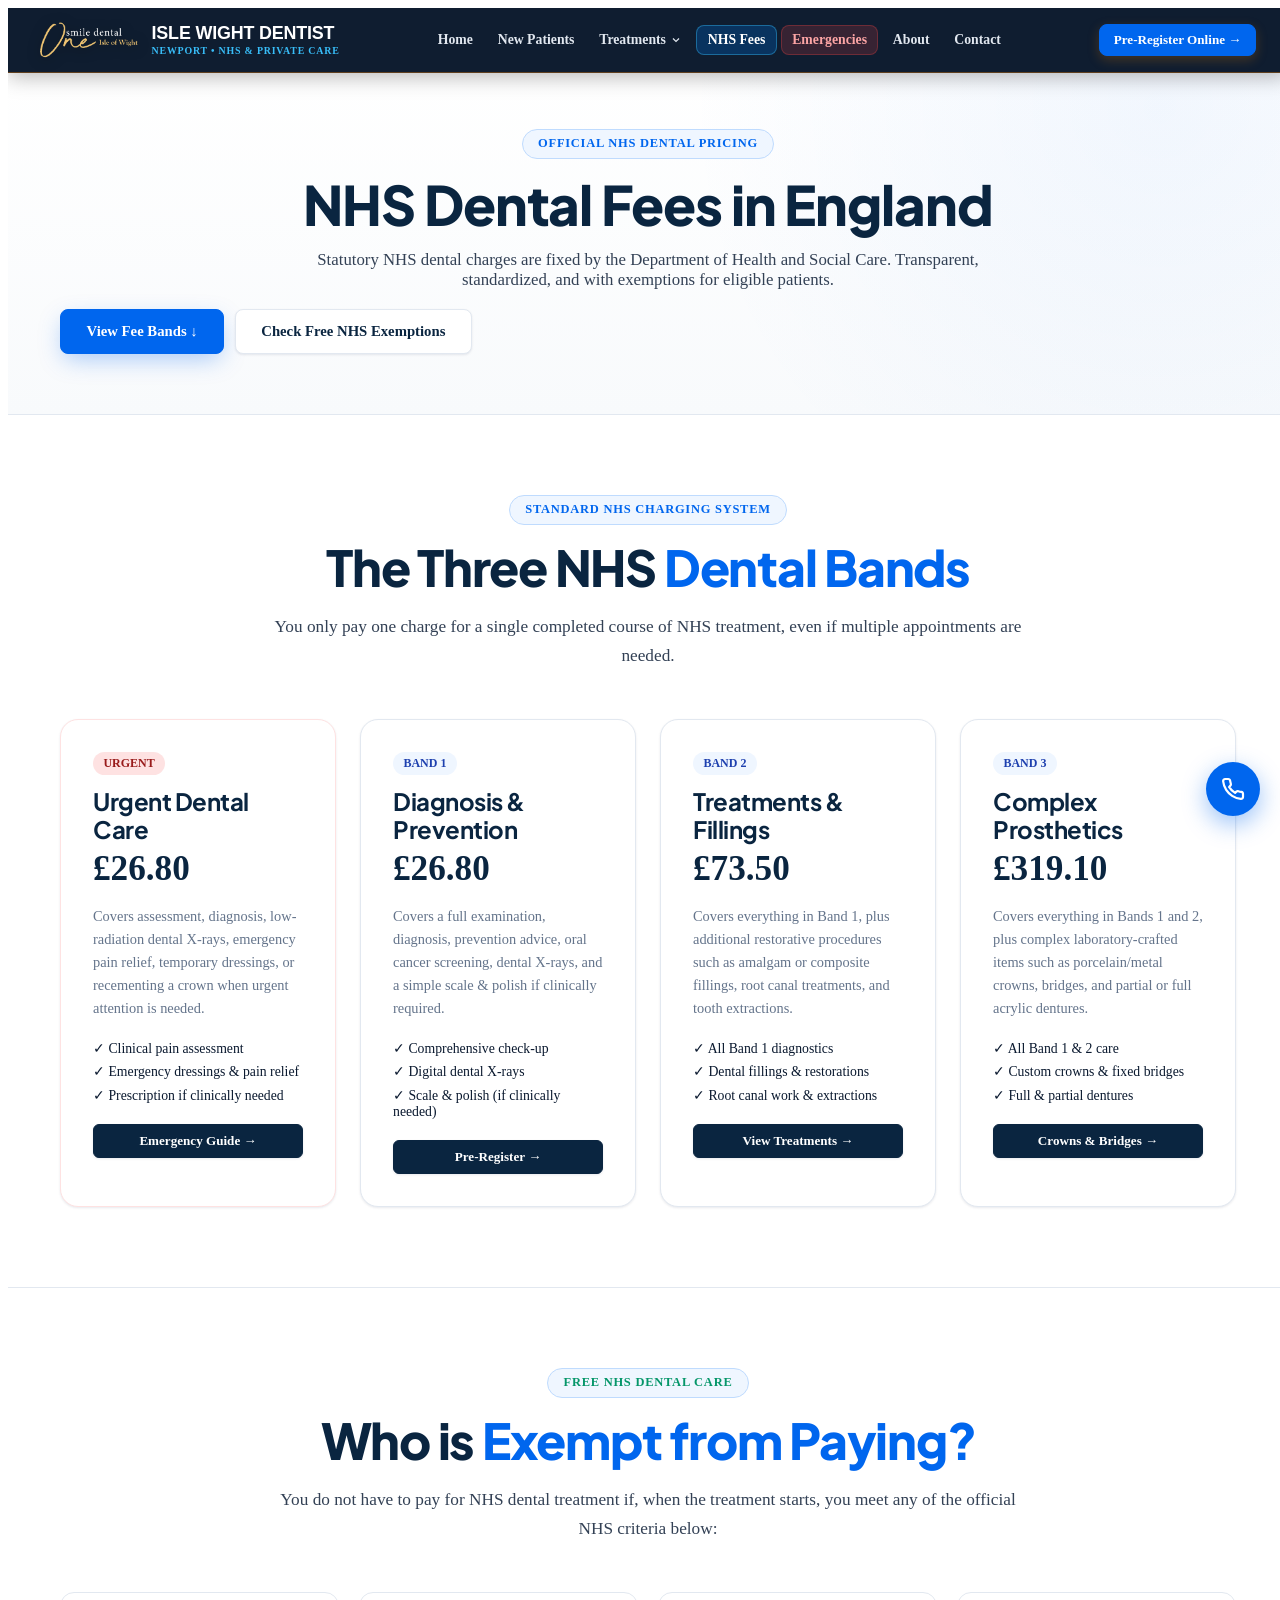
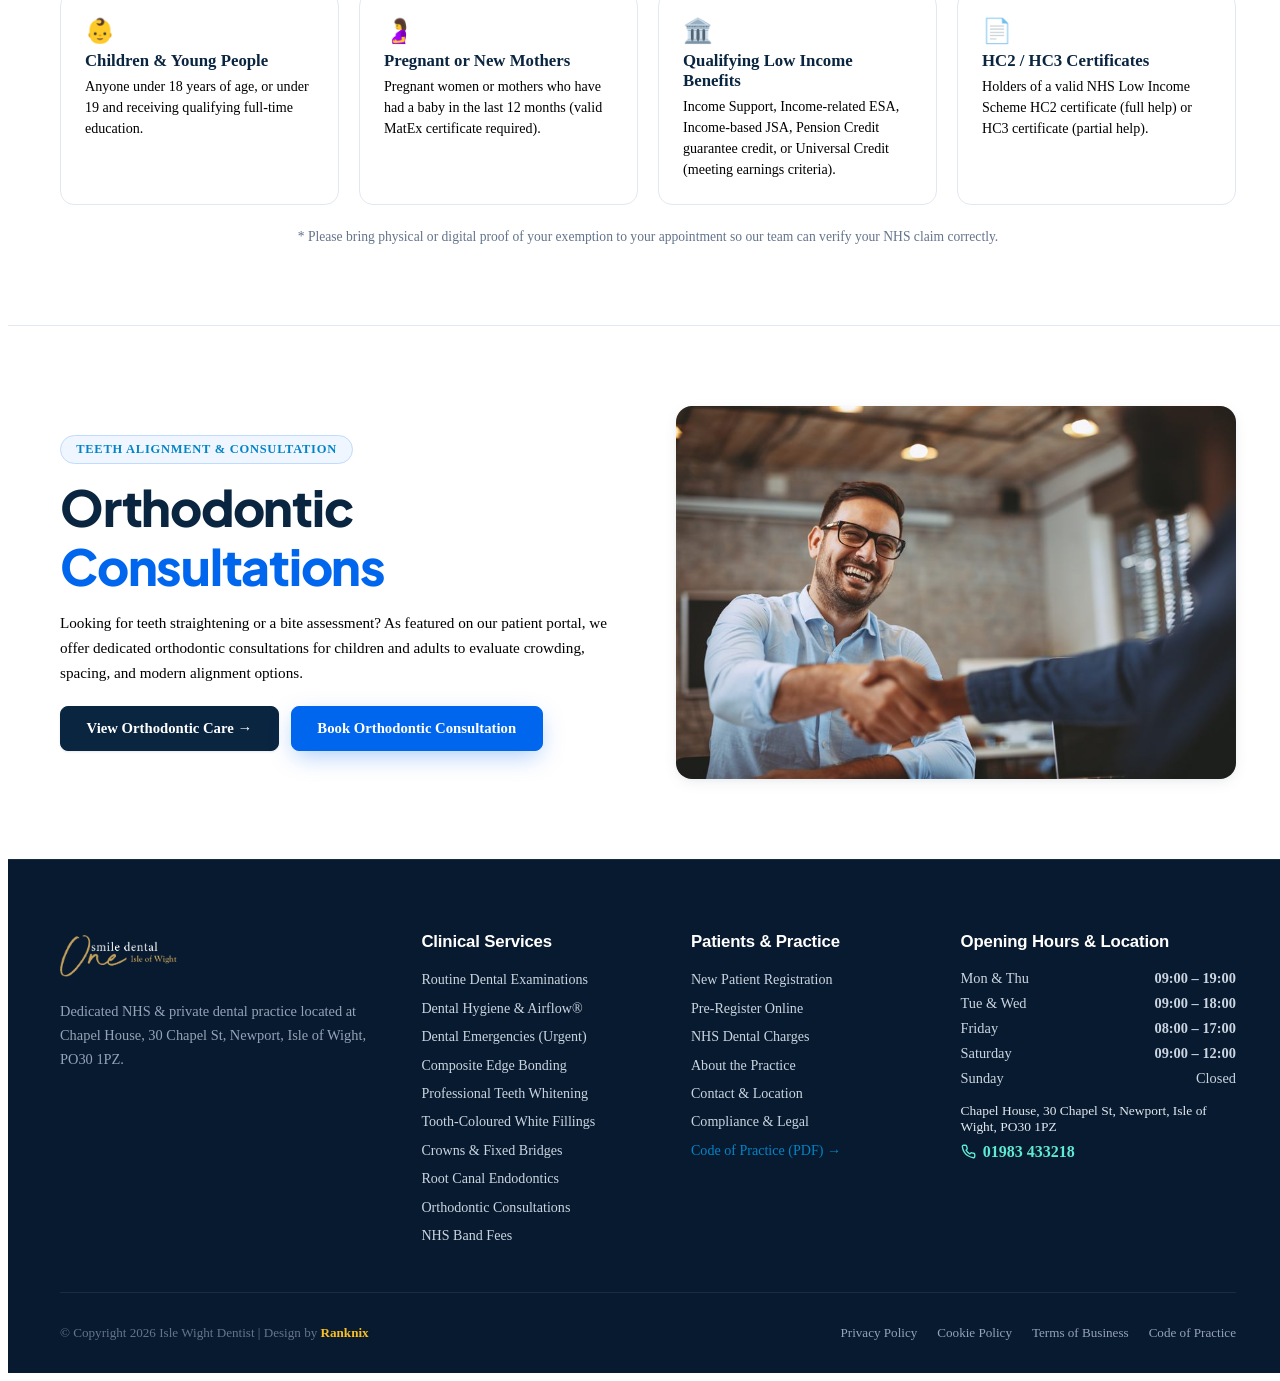
<file: nhs-fees.html>
﻿<!DOCTYPE html>
<html lang="en">
<head>
  <!-- Google Tag Manager -->
  <script async src="https://www.googletagmanager.com/gtm.js?id=GTM-NL6TV2PP"></script>
  <script>
    window.dataLayer = window.dataLayer || [];
    function gtag(){dataLayer.push(arguments);}
    gtag('js', new Date());
  </script>
  <!-- End Google Tag Manager -->
  <meta charset="UTF-8">
  <meta name="viewport" content="width=device-width, initial-scale=1.0">
  <title>NHS Dental Fees &amp; Exemptions | Isle Wight Dentist</title>
  <meta name="description" content="Guide to NHS dental charges in England at Isle Wight Dentist, Newport. Official Band 1, Band 2, Band 3 and Urgent fees, plus qualifying free NHS exemption criteria.">
  <link rel="canonical" href="https://islewightdentist.co.uk/nhs-fees">
  <link rel="icon" type="image/png" href="assets/images/ONE_favicon.png">
  <link rel="apple-touch-icon" href="assets/images/ONE_webclip.png">
  <link rel="preconnect" href="https://fonts.googleapis.com">
  <link rel="preconnect" href="https://fonts.gstatic.com" crossorigin>
  <link href="https://fonts.googleapis.com/css2?family=Cormorant+Garamond:wght@600;700&family=Plus+Jakarta+Sans:wght@400;500;600;700;800&display=swap" rel="stylesheet">
  <link rel="stylesheet" href="assets/css/styles.css?v=9">
</head>
<body>

  <!-- MAIN STICKY HEADER -->
  <header class="site-header">
    <!-- Main Navigation Bar -->
    <div class="header-main-bar">
      <div class="container header-inner">
        <a href="index.html" class="brand-lockup" aria-label="Isle Wight Dentist Home">
          <div class="brand-logo-frame">
            <img src="assets/images/Isle_of_Wight.png" alt="Isle Wight Dentist Logo">
          </div>
          <div class="brand-meta">
            <span class="brand-title">ISLE WIGHT DENTIST</span>
            <span class="brand-subtitle">Newport &bull; NHS &amp; Private Care</span>
          </div>
        </a>

        <!-- Laptop/Desktop Top Navigation -->
        <nav class="desktop-nav" aria-label="Primary navigation">
          <a href="index.html" class="nav-link" data-page="index.html">Home</a>
          <a href="new-patients.html" class="nav-link" data-page="new-patients.html">New Patients</a>

          <div class="nav-item">
            <a href="treatments.html" class="nav-link" data-page="treatments.html,dental-emergencies.html">
              <span>Treatments</span>
              <svg width="12" height="12" viewBox="0 0 24 24" fill="none" stroke="currentColor" stroke-width="2.4"><polyline points="6 9 12 15 18 9"/></svg>
            </a>
            <div class="nav-dropdown mega">
              <div class="nav-dd-heading">Clinical Dental Services</div>
              <a href="treatments.html#examinations" class="nav-dd-link">Routine Examinations &amp; Check-Ups</a>
              <a href="treatments.html#hygiene" class="nav-dd-link">Dental Hygiene &amp; Airflow&reg;</a>
              <a href="dental-emergencies.html" class="nav-dd-link">Dental Emergencies <span class="nav-dd-badge" style="background:#fee2e2;color:#b91c1c;">Urgent</span></a>
              <a href="treatments.html#bonding" class="nav-dd-link">Composite Edge Bonding</a>
              <a href="treatments.html#whitening" class="nav-dd-link">Professional Teeth Whitening</a>
              <a href="treatments.html#fillings" class="nav-dd-link">Tooth-Coloured White Fillings</a>
              <a href="treatments.html#crowns" class="nav-dd-link">Crowns &amp; Fixed Bridges</a>
              <a href="treatments.html#rct" class="nav-dd-link">Root Canal Endodontics</a>
              <a href="treatments.html#orthodontics" class="nav-dd-link">Orthodontic Consultations</a>
              <a href="nhs-fees.html" class="nav-dd-link">NHS Band Fees &amp; Exemptions</a>
            </div>
          </div>

          <a href="nhs-fees.html" class="nav-link active" data-page="nhs-fees.html">NHS Fees</a>
          <a href="dental-emergencies.html" class="nav-link emergency" data-page="dental-emergencies.html">Emergencies</a>
          <a href="about.html" class="nav-link" data-page="about.html">About</a>
          <a href="contact.html" class="nav-link" data-page="contact.html">Contact</a>
        </nav>

        <!-- Header Actions -->
        <div class="header-actions">
          <a href="tel:01983433218" class="header-phone-btn" aria-label="Call Isle Wight Dentist">
            <svg width="14" height="14" viewBox="0 0 24 24" fill="none" stroke="currentColor" stroke-width="2.2"><path d="M22 16.92v3a2 2 0 0 1-2.18 2 19.79 19.79 0 0 1-8.63-3.07 19.5 19.5 0 0 1-6-6 19.79 19.79 0 0 1-3.07-8.67A2 2 0 0 1 4.11 2h3a2 2 0 0 1 2 1.72c.127.96.361 1.903.7 2.81a2 2 0 0 1-.45 2.11L8.09 9.91a16 16 0 0 0 6 6l1.27-1.27a2 2 0 0 1 2.11-.45c.907.339 1.85.573 2.81.7A2 2 0 0 1 22 16.92z"/></svg>
            <span>01983 433218</span>
          </a>
          <a href="new-patients.html#register-form" class="btn btn-gold btn-sm btn-header-cta"><span class="cta-full">Pre-Register Online &rarr;</span><span class="cta-short">Register</span></a>
          <button id="mobile-menu-toggle" class="mobile-menu-toggle" aria-label="Toggle Menu" aria-expanded="false">
            <svg width="19" height="19" viewBox="0 0 24 24" fill="none" stroke="currentColor" stroke-width="2.2"><line x1="3" y1="6" x2="21" y2="6"/><line x1="3" y1="12" x2="21" y2="12"/><line x1="3" y1="18" x2="21" y2="18"/></svg>
          </button>
        </div>
      </div>
    </div>

    <!-- Mobile Top Hamburger Drawer -->
    <div id="mobile-drawer" class="mobile-drawer">
      <div class="mobile-drawer-links">
        <a href="index.html" class="mobile-drawer-link">Home <span>&rarr;</span></a>
        <a href="new-patients.html" class="mobile-drawer-link">New Patients (Pre-Register) <span>&rarr;</span></a>
        <a href="treatments.html" class="mobile-drawer-link">Dental Treatments <span>&rarr;</span></a>
        <a href="dental-emergencies.html" class="mobile-drawer-link" style="color:#fecaca;">Dental Emergencies <span>Urgent</span></a>
        <a href="nhs-fees.html" class="mobile-drawer-link">NHS &amp; Private Fees <span>&rarr;</span></a>
        <a href="about.html" class="mobile-drawer-link">About the Practice <span>&rarr;</span></a>
        <a href="contact.html" class="mobile-drawer-link">Contact &amp; Location <span>&rarr;</span></a>
        <div style="display:grid;grid-template-columns:1fr 1fr;gap:0.5rem;margin-top:0.5rem;">
          <a href="tel:01983433218" class="btn btn-teal btn-sm">Call 01983 433218</a>
          <button type="button" class="btn btn-gold btn-sm" data-open-lead-modal>Request Callback</button>
        </div>
      </div>
    </div>
  </header>

  <main>
    <!-- PAGE HERO -->
    <section class="page-hero">
      <div class="container">
        <span class="eyebrow dark">Official NHS Dental Pricing</span>
        <h1>NHS Dental Fees in England</h1>
        <p>Statutory NHS dental charges are fixed by the Department of Health and Social Care. Transparent, standardized, and with exemptions for eligible patients.</p>
        <div style="display:flex;flex-wrap:wrap;gap:0.65rem;margin-top:1.15rem;">
          <a href="#bands" class="btn btn-gold">View Fee Bands &darr;</a>
          <a href="#exemptions" class="btn btn-outline-light">Check Free NHS Exemptions</a>
        </div>
      </div>
    </section>

    <!-- 3 BANDS + URGENT EXPLAINED -->
    <section id="bands" class="section">
      <div class="container">
        <div class="section-header">
          <span class="eyebrow">Standard NHS Charging System</span>
          <h2 class="section-title">The Three NHS <span class="accent">Dental Bands</span></h2>
          <p class="section-lead">You only pay one charge for a single completed course of NHS treatment, even if multiple appointments are needed.</p>
        </div>

        <div class="nhs-bands-grid">
          <!-- Urgent -->
          <div style="background:#ffffff;border:1px solid #fee2e2;border-radius:18px;padding:2rem;box-shadow:var(--shadow-sm);position:relative;">
            <div style="display:inline-block;background:#fee2e2;color:#991b1b;font-size:0.75rem;font-weight:800;padding:0.25rem 0.65rem;border-radius:999px;margin-bottom:0.75rem;">URGENT</div>
            <h3 style="font-size:1.5rem;color:var(--navy);margin-bottom:0.35rem;">Urgent Dental Care</h3>
            <div style="font-size:2.2rem;font-weight:800;color:var(--navy);margin-bottom:1rem;">&pound;26.80</div>
            <p style="font-size:0.9rem;color:var(--muted);line-height:1.6;margin-bottom:1.25rem;">
              Covers assessment, diagnosis, low-radiation dental X-rays, emergency pain relief, temporary dressings, or recementing a crown when urgent attention is needed.
            </p>
            <ul style="list-style:none;padding:0;margin:0 0 1.25rem 0;font-size:0.86rem;color:var(--ink);display:flex;flex-direction:column;gap:0.4rem;">
              <li>✓ Clinical pain assessment</li>
              <li>✓ Emergency dressings &amp; pain relief</li>
              <li>✓ Prescription if clinically needed</li>
            </ul>
            <a href="dental-emergencies.html" class="btn btn-teal btn-sm" style="width:100%;text-align:center;">Emergency Guide &rarr;</a>
          </div>

          <!-- Band 1 -->
          <div style="background:#ffffff;border:1px solid var(--border);border-radius:18px;padding:2rem;box-shadow:var(--shadow-sm);">
            <div style="display:inline-block;background:#eff6ff;color:#1e40af;font-size:0.75rem;font-weight:800;padding:0.25rem 0.65rem;border-radius:999px;margin-bottom:0.75rem;">BAND 1</div>
            <h3 style="font-size:1.5rem;color:var(--navy);margin-bottom:0.35rem;">Diagnosis &amp; Prevention</h3>
            <div style="font-size:2.2rem;font-weight:800;color:var(--navy);margin-bottom:1rem;">&pound;26.80</div>
            <p style="font-size:0.9rem;color:var(--muted);line-height:1.6;margin-bottom:1.25rem;">
              Covers a full examination, diagnosis, prevention advice, oral cancer screening, dental X-rays, and a simple scale &amp; polish if clinically required.
            </p>
            <ul style="list-style:none;padding:0;margin:0 0 1.25rem 0;font-size:0.86rem;color:var(--ink);display:flex;flex-direction:column;gap:0.4rem;">
              <li>✓ Comprehensive check-up</li>
              <li>✓ Digital dental X-rays</li>
              <li>✓ Scale &amp; polish (if clinically needed)</li>
            </ul>
            <a href="new-patients.html#register-form" class="btn btn-navy btn-sm" style="width:100%;text-align:center;">Pre-Register &rarr;</a>
          </div>

          <!-- Band 2 -->
          <div style="background:#ffffff;border:1px solid var(--border);border-radius:18px;padding:2rem;box-shadow:var(--shadow-sm);">
            <div style="display:inline-block;background:#eff6ff;color:#1e40af;font-size:0.75rem;font-weight:800;padding:0.25rem 0.65rem;border-radius:999px;margin-bottom:0.75rem;">BAND 2</div>
            <h3 style="font-size:1.5rem;color:var(--navy);margin-bottom:0.35rem;">Treatments &amp; Fillings</h3>
            <div style="font-size:2.2rem;font-weight:800;color:var(--navy);margin-bottom:1rem;">&pound;73.50</div>
            <p style="font-size:0.9rem;color:var(--muted);line-height:1.6;margin-bottom:1.25rem;">
              Covers everything in Band 1, plus additional restorative procedures such as amalgam or composite fillings, root canal treatments, and tooth extractions.
            </p>
            <ul style="list-style:none;padding:0;margin:0 0 1.25rem 0;font-size:0.86rem;color:var(--ink);display:flex;flex-direction:column;gap:0.4rem;">
              <li>✓ All Band 1 diagnostics</li>
              <li>✓ Dental fillings &amp; restorations</li>
              <li>✓ Root canal work &amp; extractions</li>
            </ul>
            <a href="treatments.html#general" class="btn btn-navy btn-sm" style="width:100%;text-align:center;">View Treatments &rarr;</a>
          </div>

          <!-- Band 3 -->
          <div style="background:#ffffff;border:1px solid var(--border);border-radius:18px;padding:2rem;box-shadow:var(--shadow-sm);">
            <div style="display:inline-block;background:#eff6ff;color:#1e40af;font-size:0.75rem;font-weight:800;padding:0.25rem 0.65rem;border-radius:999px;margin-bottom:0.75rem;">BAND 3</div>
            <h3 style="font-size:1.5rem;color:var(--navy);margin-bottom:0.35rem;">Complex Prosthetics</h3>
            <div style="font-size:2.2rem;font-weight:800;color:var(--navy);margin-bottom:1rem;">&pound;319.10</div>
            <p style="font-size:0.9rem;color:var(--muted);line-height:1.6;margin-bottom:1.25rem;">
              Covers everything in Bands 1 and 2, plus complex laboratory-crafted items such as porcelain/metal crowns, bridges, and partial or full acrylic dentures.
            </p>
            <ul style="list-style:none;padding:0;margin:0 0 1.25rem 0;font-size:0.86rem;color:var(--ink);display:flex;flex-direction:column;gap:0.4rem;">
              <li>✓ All Band 1 &amp; 2 care</li>
              <li>✓ Custom crowns &amp; fixed bridges</li>
              <li>✓ Full &amp; partial dentures</li>
            </ul>
            <a href="treatments.html#crowns" class="btn btn-navy btn-sm" style="width:100%;text-align:center;">Crowns &amp; Bridges &rarr;</a>
          </div>
        </div>
      </div>
    </section>

    <!-- NHS EXEMPTIONS (WHO GETS FREE DENTAL CARE) -->
    <section id="exemptions" class="section" style="background:var(--ivory);border-top:1px solid var(--border);border-bottom:1px solid var(--border);">
      <div class="container">
        <div class="section-header">
          <span class="eyebrow" style="color:#059669;">Free NHS Dental Care</span>
          <h2 class="section-title">Who is <span class="accent">Exempt from Paying?</span></h2>
          <p class="section-lead">You do not have to pay for NHS dental treatment if, when the treatment starts, you meet any of the official NHS criteria below:</p>
        </div>

        <div class="trust-grid">
          <div style="background:#ffffff;border:1px solid var(--border);border-radius:14px;padding:1.5rem;">
            <div style="font-size:1.5rem;color:#059669;margin-bottom:0.4rem;">👶</div>
            <strong style="display:block;font-size:1.05rem;color:var(--navy);margin-bottom:0.3rem;">Children &amp; Young People</strong>
            <p style="font-size:0.88rem;color:var(--ink-soft);line-height:1.5;">Anyone under 18 years of age, or under 19 and receiving qualifying full-time education.</p>
          </div>

          <div style="background:#ffffff;border:1px solid var(--border);border-radius:14px;padding:1.5rem;">
            <div style="font-size:1.5rem;color:#059669;margin-bottom:0.4rem;">🤰</div>
            <strong style="display:block;font-size:1.05rem;color:var(--navy);margin-bottom:0.3rem;">Pregnant or New Mothers</strong>
            <p style="font-size:0.88rem;color:var(--ink-soft);line-height:1.5;">Pregnant women or mothers who have had a baby in the last 12 months (valid MatEx certificate required).</p>
          </div>

          <div style="background:#ffffff;border:1px solid var(--border);border-radius:14px;padding:1.5rem;">
            <div style="font-size:1.5rem;color:#059669;margin-bottom:0.4rem;">🏛️</div>
            <strong style="display:block;font-size:1.05rem;color:var(--navy);margin-bottom:0.3rem;">Qualifying Low Income Benefits</strong>
            <p style="font-size:0.88rem;color:var(--ink-soft);line-height:1.5;">Income Support, Income-related ESA, Income-based JSA, Pension Credit guarantee credit, or Universal Credit (meeting earnings criteria).</p>
          </div>

          <div style="background:#ffffff;border:1px solid var(--border);border-radius:14px;padding:1.5rem;">
            <div style="font-size:1.5rem;color:#059669;margin-bottom:0.4rem;">📄</div>
            <strong style="display:block;font-size:1.05rem;color:var(--navy);margin-bottom:0.3rem;">HC2 / HC3 Certificates</strong>
            <p style="font-size:0.88rem;color:var(--ink-soft);line-height:1.5;">Holders of a valid NHS Low Income Scheme HC2 certificate (full help) or HC3 certificate (partial help).</p>
          </div>
        </div>

        <p style="font-size:0.85rem;color:var(--muted);text-align:center;margin-top:1.5rem;">
          * Please bring physical or digital proof of your exemption to your appointment so our team can verify your NHS claim correctly.
        </p>
      </div>
    </section>

    <!-- ORTHODONTIC CONSULTATIONS & CLINICAL CARE -->
    <section class="section" style="background:#ffffff;">
      <div class="container split-grid" style="align-items:center;">
        <div>
          <span class="eyebrow" style="color:#0284c7;">Teeth Alignment &amp; Consultation</span>
          <h2 class="section-title">Orthodontic <span class="accent">Consultations</span></h2>
          <p style="font-size:0.95rem;color:var(--ink-soft);line-height:1.65;margin-bottom:1.25rem;">
            Looking for teeth straightening or a bite assessment? As featured on our patient portal, we offer dedicated orthodontic consultations for children and adults to evaluate crowding, spacing, and modern alignment options.
          </p>
          <div style="display:flex;gap:0.75rem;flex-wrap:wrap;">
            <a href="treatments.html#orthodontics" class="btn btn-navy">View Orthodontic Care &rarr;</a>
            <button type="button" class="btn btn-gold" data-open-lead-modal data-lead-topic="Orthodontic Consultation">Book Orthodontic Consultation</button>
          </div>
        </div>

        <div style="border-radius:16px;overflow:hidden;box-shadow:var(--shadow-md);">
          <img src="assets/images/card-referrals.jpg" alt="Orthodontic consultations Isle of Wight" loading="lazy">
        </div>
      </div>
    </section>
  </main>

  <!-- MAIN FOOTER -->
  <footer class="site-footer">
    <div class="container">
      <div class="footer-grid">
        <div>
          <a href="index.html" class="brand-logo" style="margin-bottom:1rem;display:inline-block;">
            <img src="assets/images/Isle_of_Wight.png" alt="Isle Wight Dentist Logo" style="height:48px;width:auto;">
          </a>
          <p class="footer-copy">
            Dedicated NHS &amp; private dental practice located at Chapel House, 30 Chapel St, Newport, Isle of Wight, PO30 1PZ.
          </p>
        </div>

        <div>
          <h4 class="footer-heading">Clinical Services</h4>
          <ul class="footer-links">
            <li><a href="treatments.html#examinations">Routine Dental Examinations</a></li>
            <li><a href="treatments.html#hygiene">Dental Hygiene &amp; Airflow&reg;</a></li>
            <li><a href="dental-emergencies.html">Dental Emergencies (Urgent)</a></li>
            <li><a href="treatments.html#bonding">Composite Edge Bonding</a></li>
            <li><a href="treatments.html#whitening">Professional Teeth Whitening</a></li>
            <li><a href="treatments.html#fillings">Tooth-Coloured White Fillings</a></li>
            <li><a href="treatments.html#crowns">Crowns &amp; Fixed Bridges</a></li>
            <li><a href="treatments.html#rct">Root Canal Endodontics</a></li>
            <li><a href="treatments.html#orthodontics">Orthodontic Consultations</a></li>
            <li><a href="nhs-fees.html">NHS Band Fees</a></li>
          </ul>
        </div>

        <div>
          <h4 class="footer-heading">Patients &amp; Practice</h4>
          <ul class="footer-links">
            <li><a href="new-patients.html">New Patient Registration</a></li>
            <li><a href="new-patients.html#register-form">Pre-Register Online</a></li>
            <li><a href="nhs-fees.html">NHS Dental Charges</a></li>
            <li><a href="about.html">About the Practice</a></li>
            <li><a href="contact.html">Contact &amp; Location</a></li>
            <li><a href="compliance.html">Compliance &amp; Legal</a></li>
            <li><a href="assets/docs/Pontefract_Code_of_Practice_for_Patients.pdf" target="_blank" rel="noopener noreferrer" style="color:var(--gold-bright);">Code of Practice (PDF) &rarr;</a></li>
          </ul>
        </div>

        <div>
          <h4 class="footer-heading">Opening Hours &amp; Location</h4>
          <div class="hours-list" style="margin-bottom:1rem;">
            <div class="hours-row"><span>Mon &amp; Thu</span><strong>09:00 &ndash; 19:00</strong></div>
            <div class="hours-row"><span>Tue &amp; Wed</span><strong>09:00 &ndash; 18:00</strong></div>
            <div class="hours-row"><span>Friday</span><strong>08:00 &ndash; 17:00</strong></div>
            <div class="hours-row"><span>Saturday</span><strong>09:00 &ndash; 12:00</strong></div>
            <div class="hours-row"><span>Sunday</span><span>Closed</span></div>
          </div>
          <p style="font-size:0.84rem;color:#e2e8f0;margin-bottom:0.45rem;">
            Chapel House, 30 Chapel St, Newport, Isle of Wight, PO30 1PZ
          </p>
          <a href="tel:01983433218" style="display:inline-flex;align-items:center;gap:0.45rem;font-size:1rem;font-weight:800;color:#5eead4;">
            <svg width="15" height="15" viewBox="0 0 24 24" fill="none" stroke="currentColor" stroke-width="2.2"><path d="M22 16.92v3a2 2 0 0 1-2.18 2 19.79 19.79 0 0 1-8.63-3.07 19.5 19.5 0 0 1-6-6 19.79 19.79 0 0 1-3.07-8.67A2 2 0 0 1 4.11 2h3a2 2 0 0 1 2 1.72c.127.96.361 1.903.7 2.81a2 2 0 0 1-.45 2.11L8.09 9.91a16 16 0 0 0 6 6l1.27-1.27a2 2 0 0 1 2.11-.45c.907.339 1.85.573 2.81.7A2 2 0 0 1 22 16.92z"/></svg>
            01983 433218
          </a>
        </div>
      </div>

      <div class="footer-bottom">
        <p>&copy; Copyright 2026 Isle Wight Dentist | Design by <a href="https://ranknix.online/" target="_blank" rel="noopener noreferrer" style="color:#fbbf24;font-weight:700;text-decoration:none;">Ranknix</a></p>
        <div class="compliance-links">
          <a href="compliance.html#privacy">Privacy Policy</a>
          <a href="compliance.html#cookies">Cookie Policy</a>
          <a href="compliance.html#terms">Terms of Business</a>
          <a href="compliance.html#code">Code of Practice</a>
        </div>
      </div>
    </div>
  </footer>

  <!-- FLOATING SIDE CALL BUTTON -->
  <a class="fcall" href="tel:01983433218" aria-label="Call Isle Wight Dentist on 01983 433218">
    <span class="fcall-tooltip">Call 01983 433218</span>
    <svg width="24" height="24" viewBox="0 0 24 24" fill="none" stroke="currentColor" stroke-width="2.2" stroke-linecap="round" stroke-linejoin="round">
      <path d="M22 16.92v3a2 2 0 0 1-2.18 2 19.79 19.79 0 0 1-8.63-3.07 19.5 19.5 0 0 1-6-6 19.79 19.79 0 0 1-3.07-8.67A2 2 0 0 1 4.11 2h3a2 2 0 0 1 2 1.72c.127.96.361 1.903.7 2.81a2 2 0 0 1-.45 2.11L8.09 9.91a16 16 0 0 0 6 6l1.27-1.27a2 2 0 0 1 2.11-.45c.907.339 1.85.573 2.81.7A2 2 0 0 1 22 16.92z"/>
    </svg>
  </a>

  <!-- MOBILE BOTTOM NAVIGATION BAR -->
  <nav class="mbn" aria-label="Mobile bottom navigation">
    <div class="mbni">
      <a class="mbnit" href="index.html" data-page="index.html">
        <span class="mbnico">
          <svg viewBox="0 0 24 24" fill="none" stroke="currentColor" stroke-width="1.9" stroke-linecap="round" stroke-linejoin="round"><path d="M3 9.75L12 3l9 6.75V21a1 1 0 0 1-1 1H5a1 1 0 0 1-1-1V9.75z"/><path d="M9 22V12h6v10"/></svg>
        </span>
        <span class="mbnlbl">Home</span>
      </a>

      <a class="mbnit" href="new-patients.html" data-page="new-patients.html">
        <span class="mbnico">
          <svg viewBox="0 0 24 24" fill="none" stroke="currentColor" stroke-width="1.9" stroke-linecap="round" stroke-linejoin="round"><path d="M16 21v-2a4 4 0 0 0-4-4H5a4 4 0 0 0-4 4v2"/><circle cx="8.5" cy="7" r="4"/><line x1="20" y1="8" x2="20" y2="14"/><line x1="23" y1="11" x2="17" y2="11"/></svg>
        </span>
        <span class="mbnlbl">New Patients</span>
      </a>

      <button type="button" class="mbnit active" data-open-services-sheet data-page="treatments.html,dental-emergencies.html,nhs-fees.html">
        <span class="mbnico">
          <svg viewBox="0 0 24 24" fill="none" stroke="currentColor" stroke-width="1.9" stroke-linecap="round" stroke-linejoin="round"><rect x="3" y="3" width="7" height="7" rx="1.5"/><rect x="14" y="3" width="7" height="7" rx="1.5"/><rect x="3" y="14" width="7" height="7" rx="1.5"/><rect x="14" y="14" width="7" height="7" rx="1.5"/></svg>
        </span>
        <span class="mbnlbl">Services</span>
      </button>

      <a class="mbnit" href="about.html" data-page="about.html">
        <span class="mbnico">
          <svg viewBox="0 0 24 24" fill="none" stroke="currentColor" stroke-width="1.9" stroke-linecap="round" stroke-linejoin="round"><path d="M12 22s8-4 8-10V5l-8-3-8 3v7c0 6 8 10 8 10z"/></svg>
        </span>
        <span class="mbnlbl">About</span>
      </a>

      <a class="mbnit" href="contact.html" data-page="contact.html">
        <span class="mbnico">
          <svg viewBox="0 0 24 24" fill="none" stroke="currentColor" stroke-width="1.9" stroke-linecap="round" stroke-linejoin="round"><path d="M22 16.92v3a2 2 0 0 1-2.18 2 19.79 19.79 0 0 1-8.63-3.07 19.5 19.5 0 0 1-6-6 19.79 19.79 0 0 1-3.07-8.67A2 2 0 0 1 4.11 2h3a2 2 0 0 1 2 1.72c.127.96.361 1.903.7 2.81a2 2 0 0 1-.45 2.11L8.09 9.91a16 16 0 0 0 6 6l1.27-1.27a2 2 0 0 1 2.11-.45c.907.339 1.85.573 2.81.7A2 2 0 0 1 22 16.92z"/></svg>
        </span>
        <span class="mbnlbl">Contact</span>
      </a>
    </div>
  </nav>

  <!-- MOBILE SLIDE-UP SERVICES SHEET -->
  <div id="services-sheet-backdrop" class="sheet-backdrop" style="display:none;" role="dialog" aria-modal="true" aria-labelledby="sheet-title">
    <div class="services-sheet">
      <div style="display:flex;align-items:center;justify-content:space-between;gap:1rem;padding-bottom:0.75rem;border-bottom:1px solid #e2e8f0;">
        <div>
          <span style="font-size:0.68rem;font-weight:800;text-transform:uppercase;letter-spacing:0.08em;color:var(--gold);display:block;">Isle Wight Dentist</span>
          <h3 id="sheet-title" style="font-size:1.5rem;">Services &amp; Quick Guide</h3>
        </div>
        <button id="close-services-sheet" type="button" style="width:36px;height:36px;border-radius:50%;border:1px solid #e2e8f0;background:#f8fafc;font-weight:800;" aria-label="Close services menu">&times;</button>
      </div>

      <div style="display:grid;grid-template-columns:1fr 1fr;gap:0.55rem;margin-top:0.85rem;">
        <a href="tel:01983433218" class="btn btn-teal btn-sm">Call 01983 433218</a>
        <button type="button" class="btn btn-gold btn-sm" data-open-lead-modal data-lead-topic="New NHS / Private Pre-Registration">Pre-Register Online</button>
      </div>

      <div class="sheet-grid">
        <a href="dental-emergencies.html" class="sheet-item" style="background:#fef2f2;border-color:#fecaca;color:#991b1b;"><span>Dental Emergencies</span><span>Urgent</span></a>
        <a href="nhs-fees.html" class="sheet-item" style="background:#eff6ff;border-color:#bfdbfe;color:#1e40af;"><span>NHS Band Fees</span><span>&pound;26.80+</span></a>
        <a href="treatments.html#examinations" class="sheet-item"><span>Routine Examinations</span><span>&rarr;</span></a>
        <a href="treatments.html#hygiene" class="sheet-item"><span>Hygiene &amp; Airflow</span><span>&rarr;</span></a>
        <a href="treatments.html#bonding" class="sheet-item"><span>Composite Bonding</span><span>&rarr;</span></a>
        <a href="treatments.html#whitening" class="sheet-item"><span>Teeth Whitening</span><span>&rarr;</span></a>
        <a href="treatments.html#fillings" class="sheet-item"><span>White Fillings</span><span>&rarr;</span></a>
        <a href="treatments.html#crowns" class="sheet-item"><span>Crowns &amp; Bridges</span><span>&rarr;</span></a>
        <a href="treatments.html#rct" class="sheet-item"><span>Root Canal</span><span>&rarr;</span></a>
        <a href="treatments.html#orthodontics" class="sheet-item"><span>Orthodontic Consult</span><span>&rarr;</span></a>
        <a href="about.html" class="sheet-item"><span>About Newport Practice</span><span>&rarr;</span></a>
        <a href="contact.html" class="sheet-item"><span>Directions &amp; Hours</span><span>&rarr;</span></a>
      </div>
    </div>
  </div>

  <!-- INSTANT CALLBACK / LEAD MODAL -->
  <div id="lead-modal" class="modal-overlay" style="display:none;" role="dialog" aria-modal="true" aria-labelledby="lead-modal-title">
    <div class="modal-card">
      <button id="close-lead-modal" class="modal-close" aria-label="Close modal">&times;</button>
      <span class="eyebrow">Quick Callback Request</span>
      <h2 id="lead-modal-title" style="font-size:1.85rem;margin-bottom:0.35rem;">Request a Call from Our Reception</h2>
      <p style="font-size:0.86rem;color:#475569;margin-bottom:1.1rem;">Enter your contact information and our Newport team will be in touch shortly.</p>

      <form id="modal-lead-form" class="form-grid" action="https://formsubmit.co/isleofwight@onesmiledental.co.uk" method="POST">
        <input type="hidden" name="_subject" value="Callback Request - Isle Wight Dentist">
        <input type="hidden" name="_captcha" value="false">
        <input type="hidden" name="_replyto" value="isleofwight@onesmiledental.co.uk">
        <div>
          <label class="form-label" for="modal-lead-name">Full Name *</label>
          <input id="modal-lead-name" name="Full Name" type="text" class="form-input" required placeholder="Your full name">
        </div>
        <div>
          <label class="form-label" for="modal-lead-phone">UK Phone Number *</label>
          <input id="modal-lead-phone" name="Phone Number" type="tel" class="form-input" required placeholder="07xxx xxxxxx">
        </div>
        <div>
          <label class="form-label" for="modal-lead-topic">How Can We Help? *</label>
          <select id="modal-lead-topic" name="Treatment Topic" class="form-input">
            <option value="New NHS / Private Pre-Registration">New NHS / Private Pre-Registration</option>
            <option value="Routine Dental Examination">Routine Dental Examination &amp; Check-Up</option>
            <option value="Dental Emergency">Dental Emergency / Urgent Toothache</option>
            <option value="Hygiene &amp; Airflow">Dental Hygiene &amp; Airflow&reg; Clean</option>
            <option value="Composite Bonding">Composite Edge Bonding</option>
            <option value="Teeth Whitening">Professional Teeth Whitening</option>
            <option value="White Fillings">White Fillings &amp; Restorations</option>
            <option value="Crowns &amp; Bridges">Crowns &amp; Fixed Bridges</option>
            <option value="Root Canal">Root Canal Endodontics</option>
            <option value="Orthodontic Consultation">Orthodontic Consultation</option>
            <option value="Free Coordinator Consultation">Free Treatment Coordinator Consultation</option>
            <option value="General Question">General Practice Enquiry</option>
          </select>
        </div>
        <button type="submit" class="btn btn-gold" style="width:100%;">Submit Callback Request &rarr;</button>
        <a href="tel:01983433218" class="btn btn-teal" style="width:100%;text-align:center;">Or Call Directly: 01983 433218</a>
      </form>

      <div id="modal-lead-success" style="display:none;padding:1.25rem;border-radius:14px;background:#ecfdf5;border:1px solid #a7f3d0;color:#065f46;">
        <strong style="display:block;font-size:1.05rem;margin-bottom:0.35rem;">Thank You &mdash; Request Received</strong>
        <p style="font-size:0.86rem;margin-bottom:0.9rem;">Our team will call you back shortly. Need urgent assistance? Call us directly on 01983 433218.</p>
        <a href="tel:01983433218" class="btn btn-teal btn-sm">Call 01983 433218</a>
      </div>
    </div>
  </div>

  <script src="assets/js/main.js?v=9" defer></script>
</body>
</html>
</file>
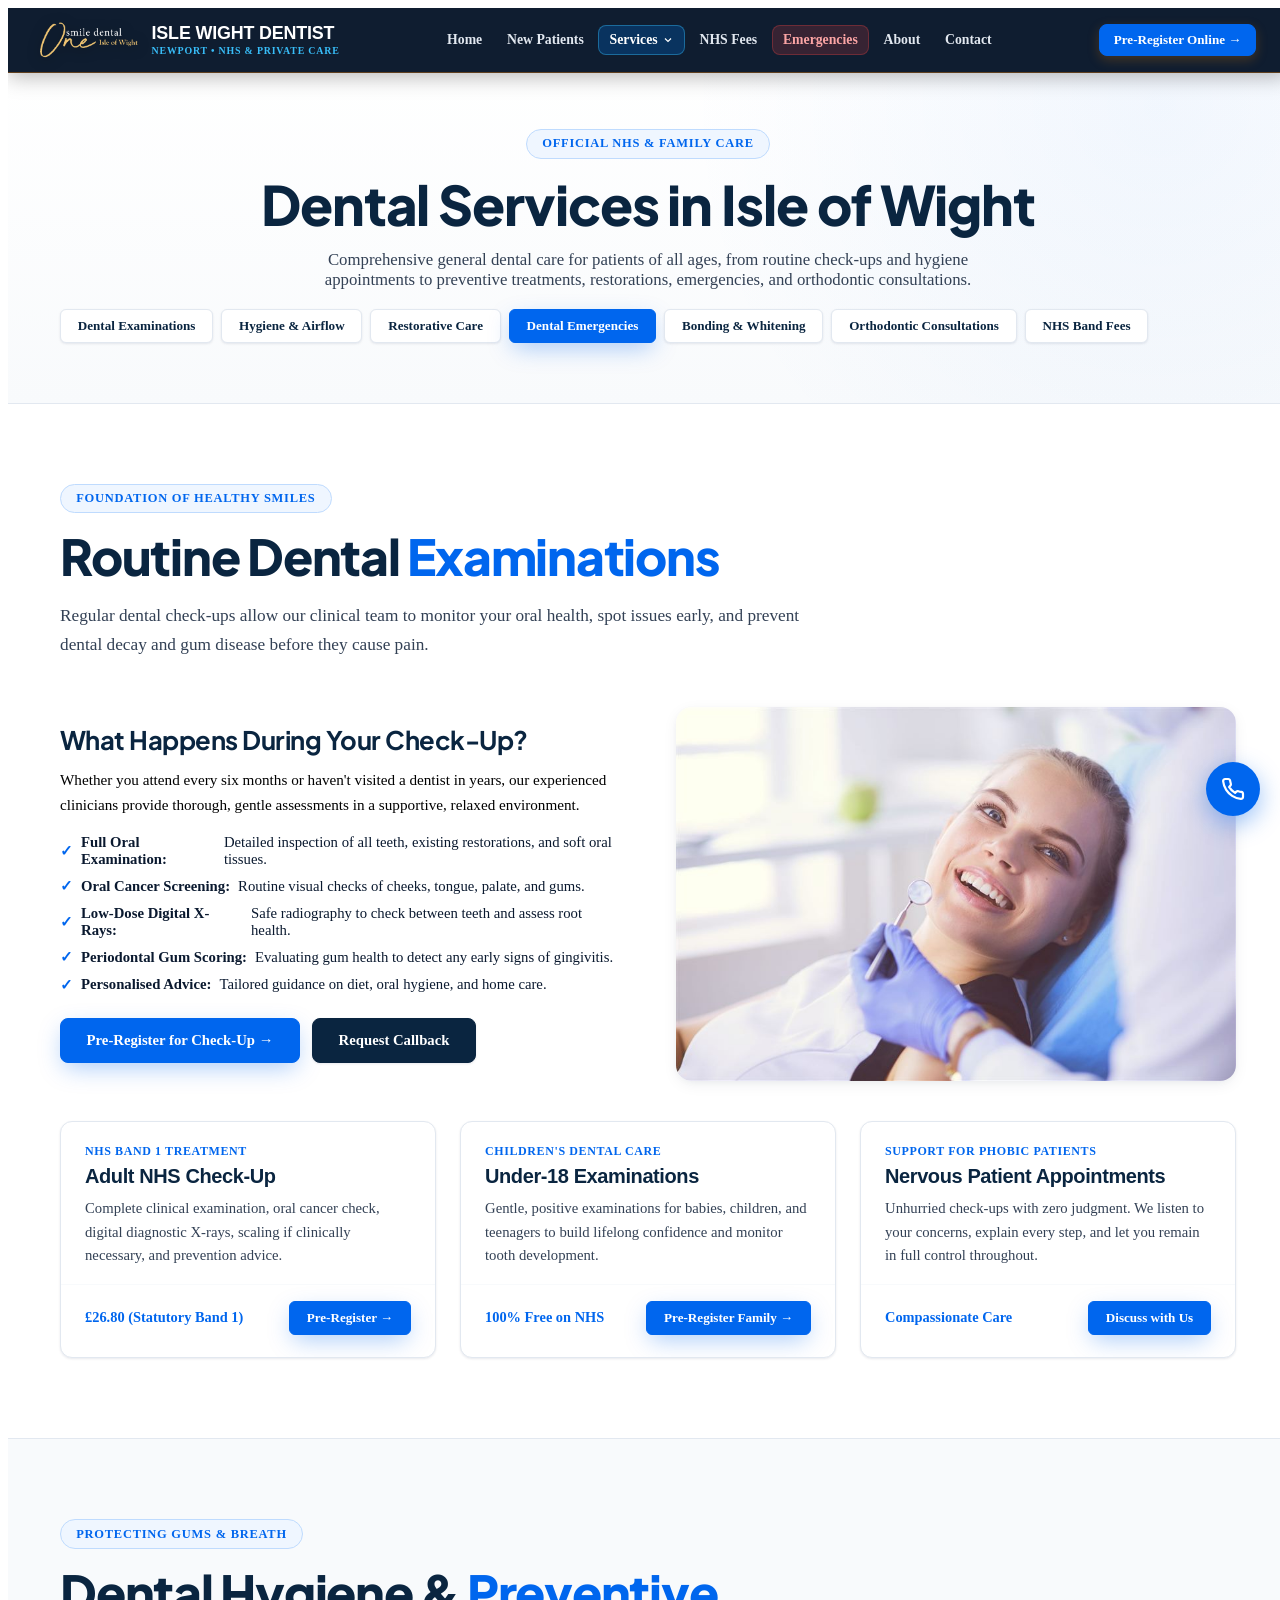
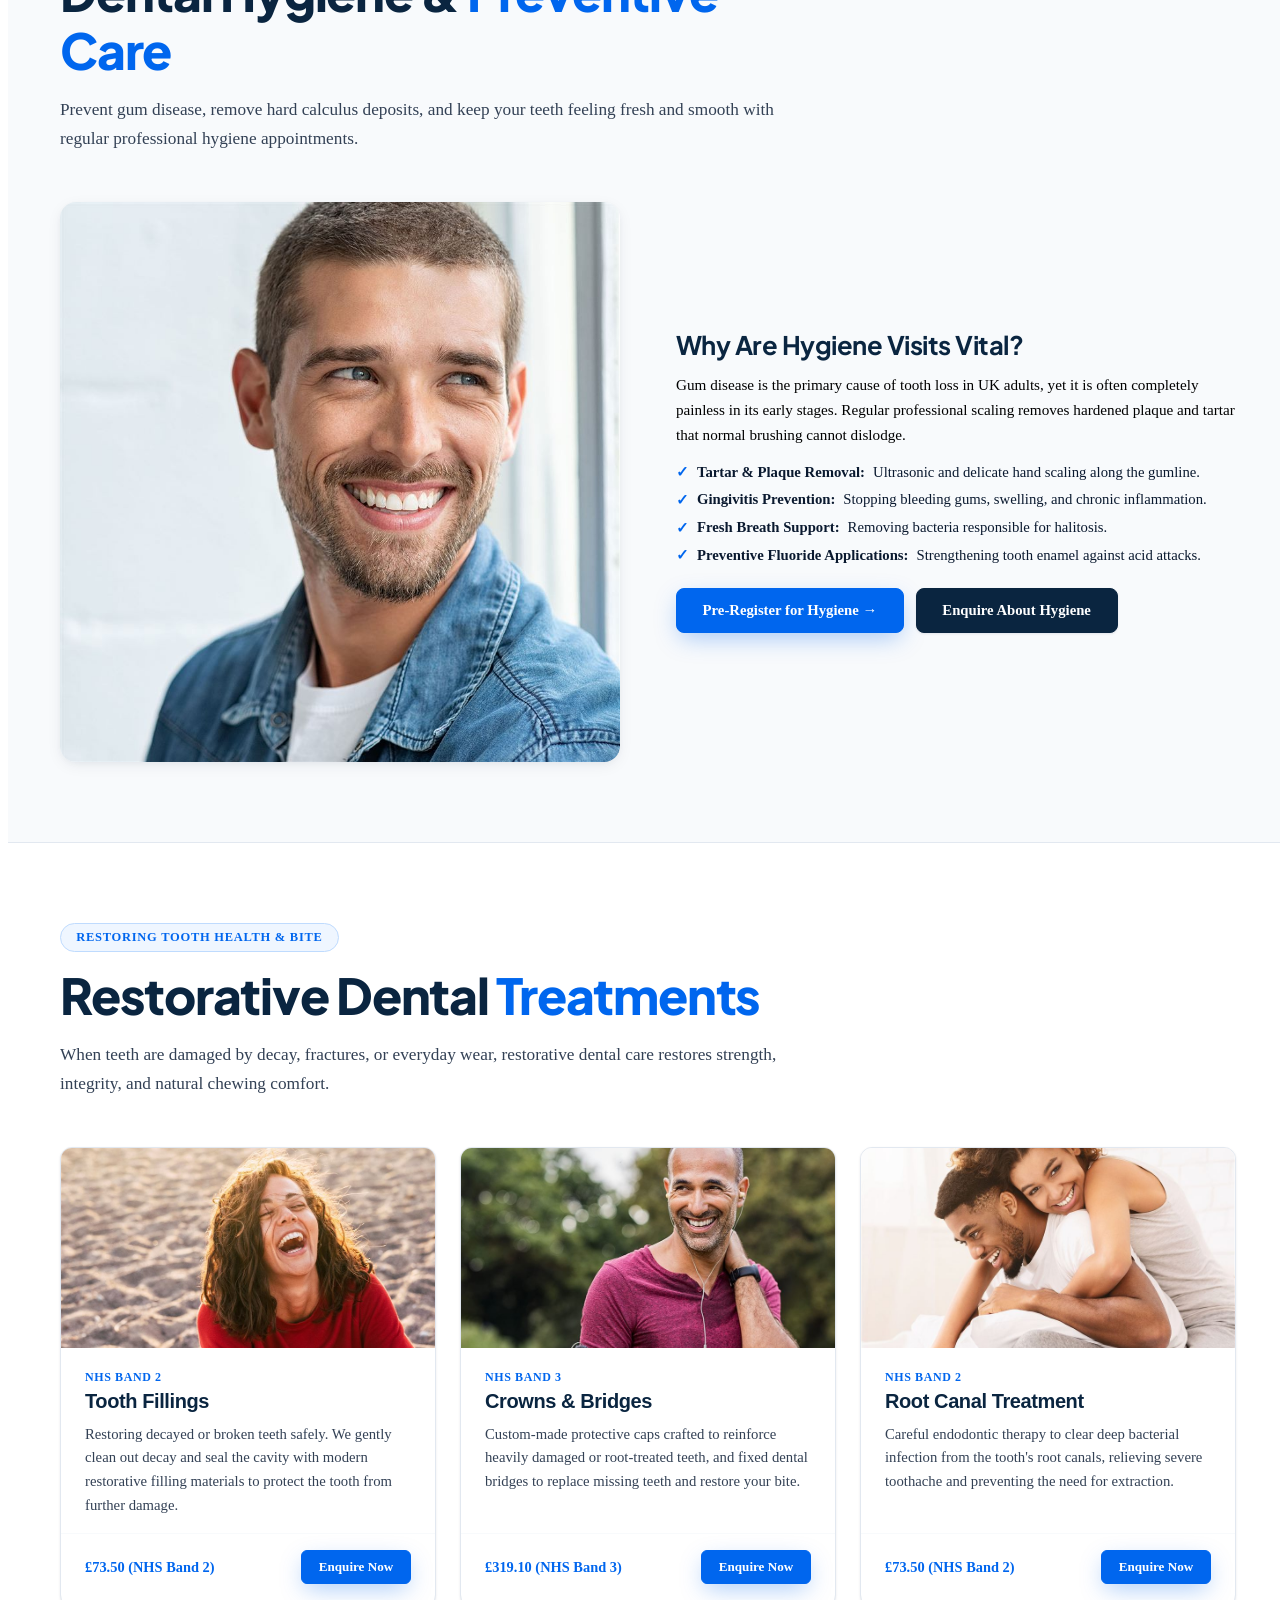
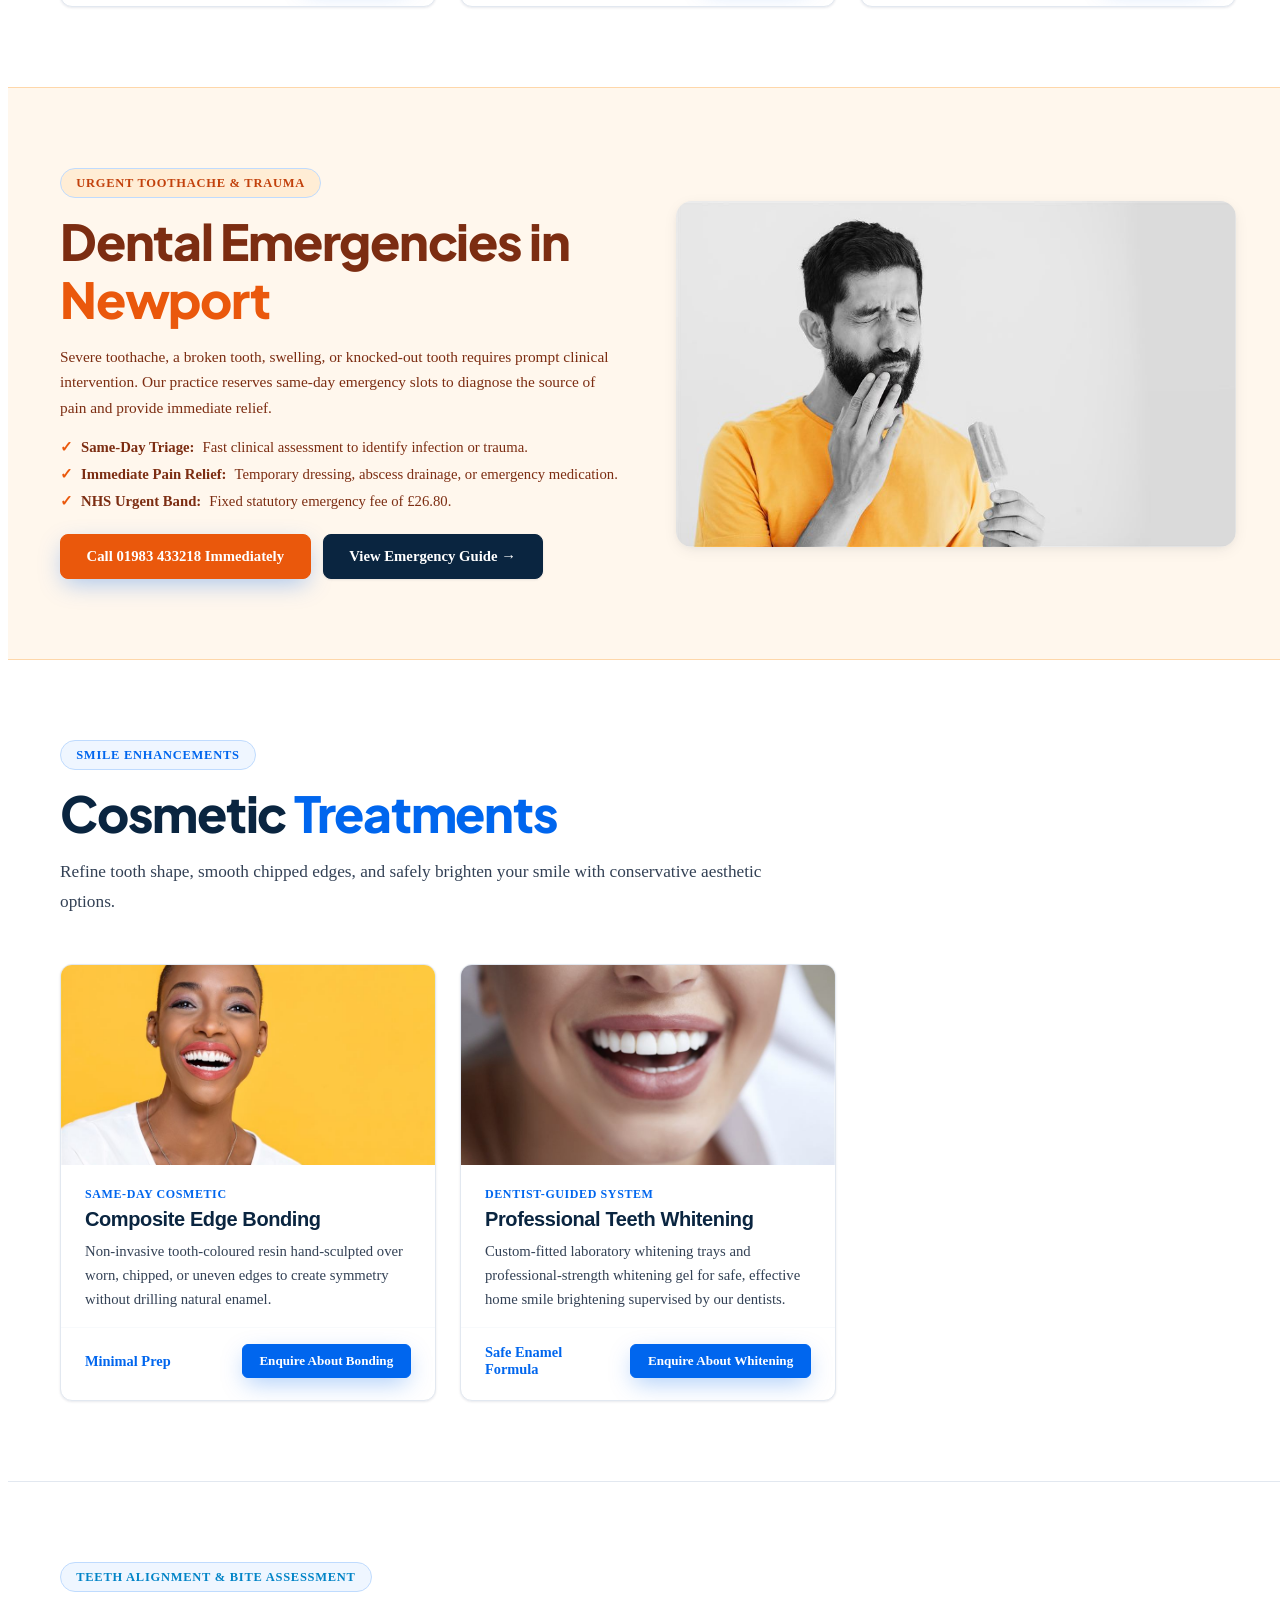
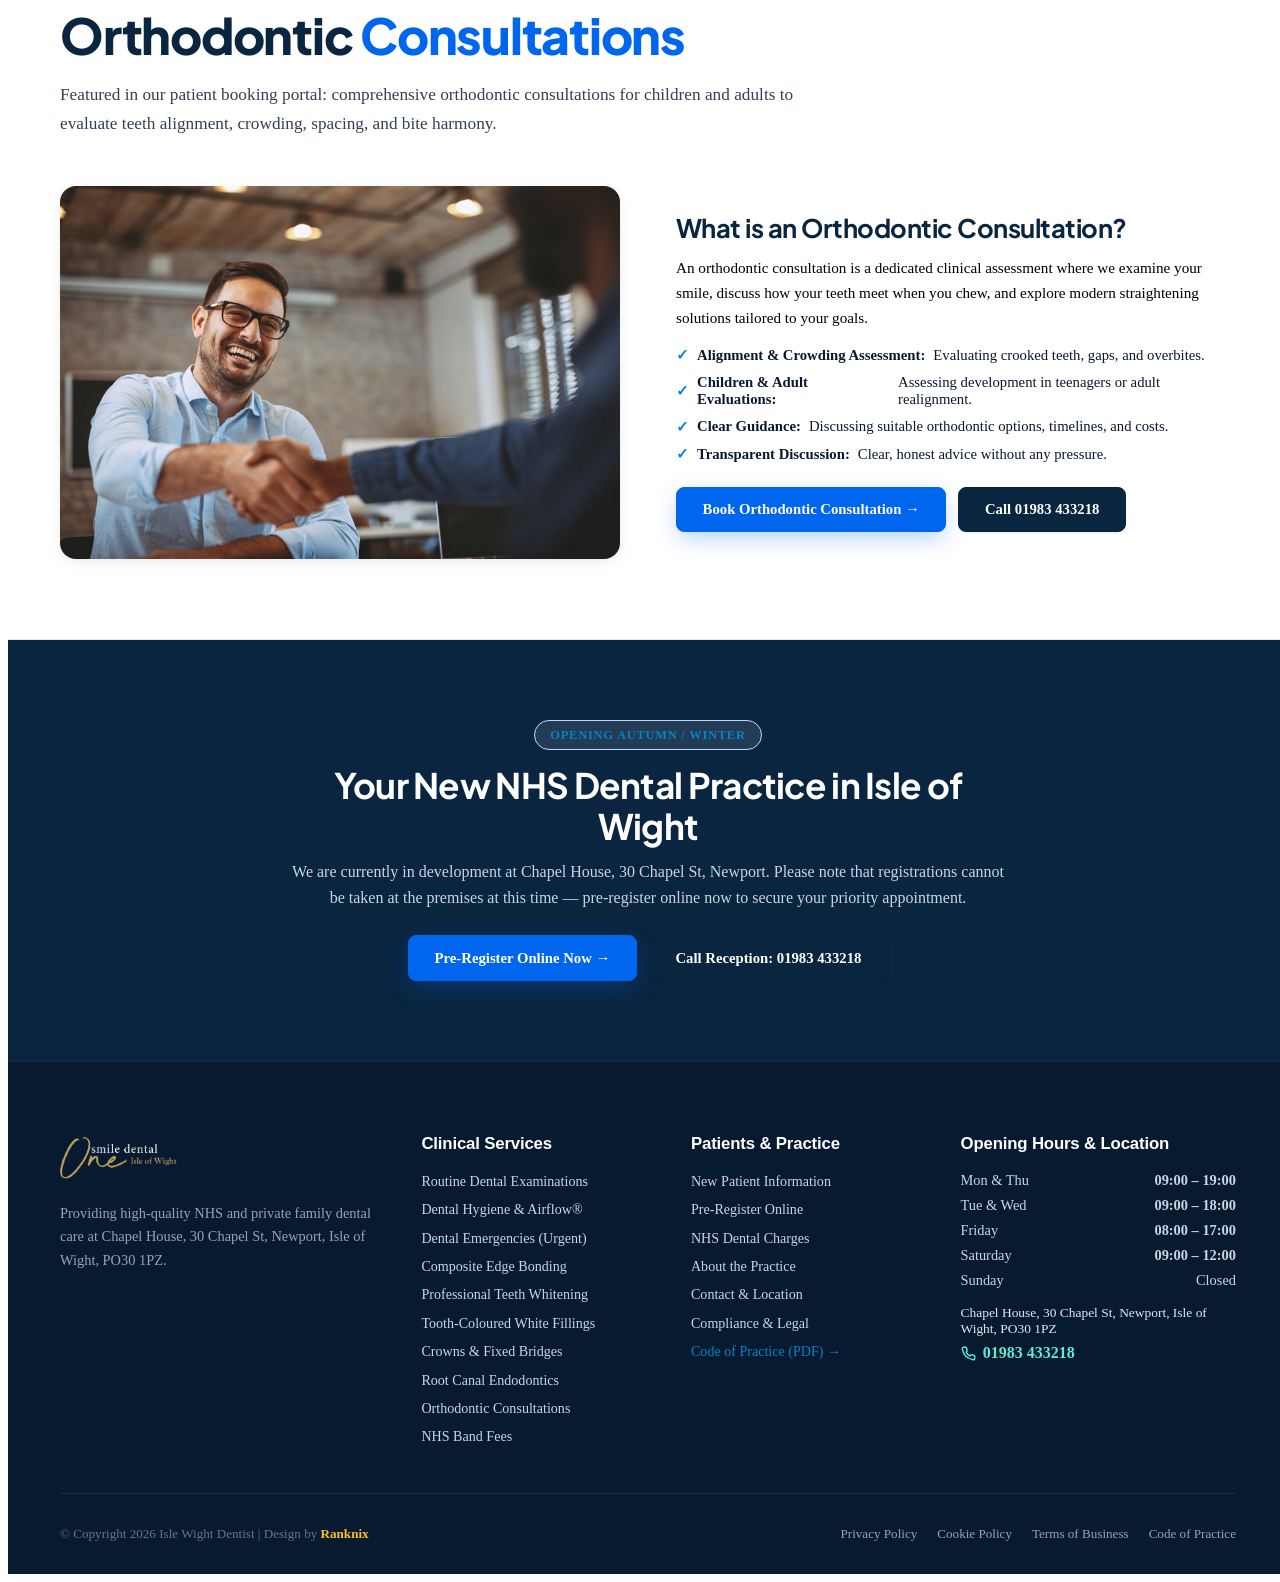
<file: treatments.html>
﻿<!DOCTYPE html>
<html lang="en">
<head>
  <!-- Google Tag Manager -->
  <script async src="https://www.googletagmanager.com/gtm.js?id=GTM-NL6TV2PP"></script>
  <script>
    window.dataLayer = window.dataLayer || [];
    function gtag(){dataLayer.push(arguments);}
    gtag('js', new Date());
  </script>
  <!-- End Google Tag Manager -->
  <meta charset="UTF-8">
  <meta name="viewport" content="width=device-width, initial-scale=1.0">
  <title>Dental Services | Isle Wight Dentist, Newport Isle of Wight</title>
  <meta name="description" content="Comprehensive general and NHS dental care in Isle of Wight: routine dental examinations, hygiene appointments, restorative fillings and crowns, dental emergencies, and orthodontic consultations.">
  <link rel="canonical" href="https://islewightdentist.co.uk/treatments">
  <link rel="icon" type="image/png" href="assets/images/ONE_favicon.png">
  <link rel="apple-touch-icon" href="assets/images/ONE_webclip.png">
  <link rel="preconnect" href="https://fonts.googleapis.com">
  <link rel="preconnect" href="https://fonts.gstatic.com" crossorigin>
  <link href="https://fonts.googleapis.com/css2?family=Cormorant+Garamond:wght@600;700&family=Plus+Jakarta+Sans:wght@400;500;600;700;800&display=swap" rel="stylesheet">
  <link rel="stylesheet" href="assets/css/styles.css?v=9">
</head>
<body>

  <!-- MAIN STICKY HEADER -->
  <header class="site-header">
    <!-- Main Navigation Bar -->
    <div class="header-main-bar">
      <div class="container header-inner">
        <a href="index.html" class="brand-lockup" aria-label="Isle Wight Dentist Home">
          <div class="brand-logo-frame">
            <img src="assets/images/Isle_of_Wight.png" alt="Isle Wight Dentist Logo">
          </div>
          <div class="brand-meta">
            <span class="brand-title">ISLE WIGHT DENTIST</span>
            <span class="brand-subtitle">Newport &bull; NHS &amp; Private Care</span>
          </div>
        </a>

        <!-- Laptop/Desktop Top Navigation -->
        <nav class="desktop-nav" aria-label="Primary navigation">
          <a href="index.html" class="nav-link" data-page="index.html">Home</a>
          <a href="new-patients.html" class="nav-link" data-page="new-patients.html">New Patients</a>

          <div class="nav-item">
            <a href="treatments.html" class="nav-link active" data-page="treatments.html,dental-emergencies.html">
              <span>Services</span>
              <svg width="12" height="12" viewBox="0 0 24 24" fill="none" stroke="currentColor" stroke-width="2.4"><polyline points="6 9 12 15 18 9"/></svg>
            </a>
            <div class="nav-dropdown mega">
              <div class="nav-dd-heading">Clinical Dental Services</div>
              <a href="treatments.html#examinations" class="nav-dd-link">Routine Examinations &amp; Check-Ups</a>
              <a href="treatments.html#hygiene" class="nav-dd-link">Dental Hygiene &amp; Airflow&reg;</a>
              <a href="dental-emergencies.html" class="nav-dd-link">Dental Emergencies <span class="nav-dd-badge" style="background:#fee2e2;color:#b91c1c;">Urgent</span></a>
              <a href="treatments.html#bonding" class="nav-dd-link">Composite Edge Bonding</a>
              <a href="treatments.html#whitening" class="nav-dd-link">Professional Teeth Whitening</a>
              <a href="treatments.html#fillings" class="nav-dd-link">Tooth-Coloured White Fillings</a>
              <a href="treatments.html#crowns" class="nav-dd-link">Crowns &amp; Fixed Bridges</a>
              <a href="treatments.html#rct" class="nav-dd-link">Root Canal Endodontics</a>
              <a href="treatments.html#orthodontics" class="nav-dd-link">Orthodontic Consultations</a>
              <a href="nhs-fees.html" class="nav-dd-link">NHS Band Fees &amp; Exemptions</a>
            </div>
          </div>

          <a href="nhs-fees.html" class="nav-link" data-page="nhs-fees.html">NHS Fees</a>
          <a href="dental-emergencies.html" class="nav-link emergency" data-page="dental-emergencies.html">Emergencies</a>
          <a href="about.html" class="nav-link" data-page="about.html">About</a>
          <a href="contact.html" class="nav-link" data-page="contact.html">Contact</a>
        </nav>

        <!-- Header Actions -->
        <div class="header-actions">
          <a href="tel:01983433218" class="header-phone-btn" aria-label="Call Isle Wight Dentist">
            <svg width="14" height="14" viewBox="0 0 24 24" fill="none" stroke="currentColor" stroke-width="2.2"><path d="M22 16.92v3a2 2 0 0 1-2.18 2 19.79 19.79 0 0 1-8.63-3.07 19.5 19.5 0 0 1-6-6 19.79 19.79 0 0 1-3.07-8.67A2 2 0 0 1 4.11 2h3a2 2 0 0 1 2 1.72c.127.96.361 1.903.7 2.81a2 2 0 0 1-.45 2.11L8.09 9.91a16 16 0 0 0 6 6l1.27-1.27a2 2 0 0 1 2.11-.45c.907.339 1.85.573 2.81.7A2 2 0 0 1 22 16.92z"/></svg>
            <span>01983 433218</span>
          </a>
          <a href="new-patients.html#register-form" class="btn btn-gold btn-sm btn-header-cta"><span class="cta-full">Pre-Register Online &rarr;</span><span class="cta-short">Register</span></a>
          <button id="mobile-menu-toggle" class="mobile-menu-toggle" aria-label="Toggle Menu" aria-expanded="false">
            <svg width="19" height="19" viewBox="0 0 24 24" fill="none" stroke="currentColor" stroke-width="2.2"><line x1="3" y1="6" x2="21" y2="6"/><line x1="3" y1="12" x2="21" y2="12"/><line x1="3" y1="18" x2="21" y2="18"/></svg>
          </button>
        </div>
      </div>
    </div>

    <!-- Mobile Top Hamburger Drawer -->
    <div id="mobile-drawer" class="mobile-drawer">
      <div class="mobile-drawer-links">
        <a href="index.html" class="mobile-drawer-link">Home <span>&rarr;</span></a>
        <a href="new-patients.html" class="mobile-drawer-link">New Patients (Pre-Register) <span>&rarr;</span></a>
        <a href="treatments.html" class="mobile-drawer-link">Clinical Services <span>&rarr;</span></a>
        <a href="dental-emergencies.html" class="mobile-drawer-link" style="color:#fecaca;">Dental Emergencies <span>Urgent</span></a>
        <a href="nhs-fees.html" class="mobile-drawer-link">NHS &amp; Private Fees <span>&rarr;</span></a>
        <a href="about.html" class="mobile-drawer-link">About the Practice <span>&rarr;</span></a>
        <a href="contact.html" class="mobile-drawer-link">Contact &amp; Location <span>&rarr;</span></a>
        <div style="display:grid;grid-template-columns:1fr 1fr;gap:0.5rem;margin-top:0.5rem;">
          <a href="tel:01983433218" class="btn btn-teal btn-sm">Call 01983 433218</a>
          <button type="button" class="btn btn-gold btn-sm" data-open-lead-modal>Request Callback</button>
        </div>
      </div>
    </div>
  </header>

  <main>
    <!-- PAGE HERO -->
    <section class="page-hero">
      <div class="container">
        <span class="eyebrow dark">Official NHS &amp; Family Care</span>
        <h1>Dental Services in Isle of Wight</h1>
        <p>Comprehensive general dental care for patients of all ages, from routine check-ups and hygiene appointments to preventive treatments, restorations, emergencies, and orthodontic consultations.</p>
        <div style="display:flex;flex-wrap:wrap;gap:0.5rem;margin-top:1.15rem;">
          <a href="#examinations" class="btn btn-outline-light btn-sm">Dental Examinations</a>
          <a href="#hygiene" class="btn btn-outline-light btn-sm">Hygiene &amp; Airflow</a>
          <a href="#restorative" class="btn btn-outline-light btn-sm">Restorative Care</a>
          <a href="dental-emergencies.html" class="btn btn-gold btn-sm">Dental Emergencies</a>
          <a href="#cosmetic" class="btn btn-outline-light btn-sm">Bonding &amp; Whitening</a>
          <a href="#orthodontics" class="btn btn-outline-light btn-sm">Orthodontic Consultations</a>
          <a href="nhs-fees.html" class="btn btn-outline-light btn-sm">NHS Band Fees</a>
        </div>
      </div>
    </section>

    <!-- 1. ROUTINE DENTAL EXAMINATIONS -->
    <section id="examinations" class="section">
      <div class="container">
        <div class="section-header left">
          <span class="eyebrow">Foundation of Healthy Smiles</span>
          <h2 class="section-title">Routine Dental <span class="accent">Examinations</span></h2>
          <p class="section-lead">Regular dental check-ups allow our clinical team to monitor your oral health, spot issues early, and prevent dental decay and gum disease before they cause pain.</p>
        </div>

        <div class="split-grid" style="align-items:center;margin-bottom:2.5rem;">
          <div>
            <h3 style="font-size:1.6rem;color:var(--navy);margin-bottom:0.75rem;">What Happens During Your Check-Up?</h3>
            <p style="font-size:0.95rem;color:var(--ink-soft);line-height:1.65;margin-bottom:1rem;">
              Whether you attend every six months or haven't visited a dentist in years, our experienced clinicians provide thorough, gentle assessments in a supportive, relaxed environment.
            </p>
            <ul style="list-style:none;padding:0;margin:0 0 1.5rem 0;display:flex;flex-direction:column;gap:0.6rem;">
              <li style="display:flex;align-items:center;gap:0.5rem;font-size:0.92rem;color:var(--ink);">
                <span style="color:var(--teal);font-weight:800;">✓</span> <strong>Full Oral Examination:</strong> Detailed inspection of all teeth, existing restorations, and soft oral tissues.
              </li>
              <li style="display:flex;align-items:center;gap:0.5rem;font-size:0.92rem;color:var(--ink);">
                <span style="color:var(--teal);font-weight:800;">✓</span> <strong>Oral Cancer Screening:</strong> Routine visual checks of cheeks, tongue, palate, and gums.
              </li>
              <li style="display:flex;align-items:center;gap:0.5rem;font-size:0.92rem;color:var(--ink);">
                <span style="color:var(--teal);font-weight:800;">✓</span> <strong>Low-Dose Digital X-Rays:</strong> Safe radiography to check between teeth and assess root health.
              </li>
              <li style="display:flex;align-items:center;gap:0.5rem;font-size:0.92rem;color:var(--ink);">
                <span style="color:var(--teal);font-weight:800;">✓</span> <strong>Periodontal Gum Scoring:</strong> Evaluating gum health to detect any early signs of gingivitis.
              </li>
              <li style="display:flex;align-items:center;gap:0.5rem;font-size:0.92rem;color:var(--ink);">
                <span style="color:var(--teal);font-weight:800;">✓</span> <strong>Personalised Advice:</strong> Tailored guidance on diet, oral hygiene, and home care.
              </li>
            </ul>
            <div style="display:flex;gap:0.75rem;flex-wrap:wrap;">
              <a href="new-patients.html#register-form" class="btn btn-primary">Pre-Register for Check-Up &rarr;</a>
              <button type="button" class="btn btn-navy" data-open-lead-modal data-lead-topic="Routine Dental Examination">Request Callback</button>
            </div>
          </div>
          <div style="border-radius:16px;overflow:hidden;box-shadow:var(--shadow-md);">
            <img src="assets/images/treatment-checkups.jpg" alt="Routine dental examination Isle of Wight" loading="lazy">
          </div>
        </div>

        <div class="treatments-grid">
          <article class="service-card">
            <div class="service-card-top">
              <div class="service-card-body">
                <span style="font-size:0.75rem;font-weight:800;color:var(--teal);text-transform:uppercase;letter-spacing:0.05em;display:block;margin-bottom:0.35rem;">NHS Band 1 Treatment</span>
                <h3 class="service-card-title">Adult NHS Check-Up</h3>
                <p class="service-card-desc">Complete clinical examination, oral cancer check, digital diagnostic X-rays, scaling if clinically necessary, and prevention advice.</p>
              </div>
            </div>
            <div class="service-card-footer">
              <span class="service-card-price">&pound;26.80 (Statutory Band 1)</span>
              <a href="new-patients.html#register-form" class="btn btn-gold btn-sm">Pre-Register &rarr;</a>
            </div>
          </article>

          <article class="service-card">
            <div class="service-card-top">
              <div class="service-card-body">
                <span style="font-size:0.75rem;font-weight:800;color:var(--teal);text-transform:uppercase;letter-spacing:0.05em;display:block;margin-bottom:0.35rem;">Children's Dental Care</span>
                <h3 class="service-card-title">Under-18 Examinations</h3>
                <p class="service-card-desc">Gentle, positive examinations for babies, children, and teenagers to build lifelong confidence and monitor tooth development.</p>
              </div>
            </div>
            <div class="service-card-footer">
              <span class="service-card-price" style="color:var(--teal);font-weight:800;">100% Free on NHS</span>
              <a href="new-patients.html#register-form" class="btn btn-gold btn-sm">Pre-Register Family &rarr;</a>
            </div>
          </article>

          <article class="service-card">
            <div class="service-card-top">
              <div class="service-card-body">
                <span style="font-size:0.75rem;font-weight:800;color:var(--teal);text-transform:uppercase;letter-spacing:0.05em;display:block;margin-bottom:0.35rem;">Support for Phobic Patients</span>
                <h3 class="service-card-title">Nervous Patient Appointments</h3>
                <p class="service-card-desc">Unhurried check-ups with zero judgment. We listen to your concerns, explain every step, and let you remain in full control throughout.</p>
              </div>
            </div>
            <div class="service-card-footer">
              <span class="service-card-price">Compassionate Care</span>
              <button type="button" class="btn btn-gold btn-sm" data-open-lead-modal data-lead-topic="Routine Dental Examination">Discuss with Us</button>
            </div>
          </article>
        </div>
      </div>
    </section>

    <!-- 2. HYGIENE & PREVENTIVE APPOINTMENTS -->
    <section id="hygiene" class="section" style="background:var(--surface);border-top:1px solid var(--border);">
      <div class="container">
        <div class="section-header left">
          <span class="eyebrow" style="color:var(--teal);">Protecting Gums &amp; Breath</span>
          <h2 class="section-title">Dental Hygiene &amp; <span class="accent">Preventive Care</span></h2>
          <p class="section-lead">Prevent gum disease, remove hard calculus deposits, and keep your teeth feeling fresh and smooth with regular professional hygiene appointments.</p>
        </div>

        <div class="split-grid" style="align-items:center;">
          <div style="border-radius:16px;overflow:hidden;box-shadow:var(--shadow-md);">
            <img src="assets/images/card-hygiene.jpg" alt="Dental hygiene appointment Isle of Wight" loading="lazy">
          </div>
          <div>
            <h3 style="font-size:1.6rem;color:var(--navy);margin-bottom:0.75rem;">Why Are Hygiene Visits Vital?</h3>
            <p style="font-size:0.95rem;color:var(--ink-soft);line-height:1.65;margin-bottom:1rem;">
              Gum disease is the primary cause of tooth loss in UK adults, yet it is often completely painless in its early stages. Regular professional scaling removes hardened plaque and tartar that normal brushing cannot dislodge.
            </p>
            <ul style="list-style:none;padding:0;margin:0 0 1.5rem 0;display:flex;flex-direction:column;gap:0.6rem;">
              <li style="display:flex;align-items:center;gap:0.5rem;font-size:0.92rem;color:var(--ink);">
                <span style="color:var(--teal);font-weight:800;">✓</span> <strong>Tartar &amp; Plaque Removal:</strong> Ultrasonic and delicate hand scaling along the gumline.
              </li>
              <li style="display:flex;align-items:center;gap:0.5rem;font-size:0.92rem;color:var(--ink);">
                <span style="color:var(--teal);font-weight:800;">✓</span> <strong>Gingivitis Prevention:</strong> Stopping bleeding gums, swelling, and chronic inflammation.
              </li>
              <li style="display:flex;align-items:center;gap:0.5rem;font-size:0.92rem;color:var(--ink);">
                <span style="color:var(--teal);font-weight:800;">✓</span> <strong>Fresh Breath Support:</strong> Removing bacteria responsible for halitosis.
              </li>
              <li style="display:flex;align-items:center;gap:0.5rem;font-size:0.92rem;color:var(--ink);">
                <span style="color:var(--teal);font-weight:800;">✓</span> <strong>Preventive Fluoride Applications:</strong> Strengthening tooth enamel against acid attacks.
              </li>
            </ul>
            <div style="display:flex;gap:0.75rem;flex-wrap:wrap;">
              <a href="new-patients.html#register-form" class="btn btn-primary">Pre-Register for Hygiene &rarr;</a>
              <button type="button" class="btn btn-navy" data-open-lead-modal data-lead-topic="Hygiene &amp; Preventive Care">Enquire About Hygiene</button>
            </div>
          </div>
        </div>
      </div>
    </section>

    <!-- 3. RESTORATIVE DENTAL TREATMENTS -->
    <section id="restorative" class="section" style="background:#ffffff;border-top:1px solid var(--border);">
      <div class="container">
        <div class="section-header left">
          <span class="eyebrow">Restoring Tooth Health &amp; Bite</span>
          <h2 class="section-title">Restorative Dental <span class="accent">Treatments</span></h2>
          <p class="section-lead">When teeth are damaged by decay, fractures, or everyday wear, restorative dental care restores strength, integrity, and natural chewing comfort.</p>
        </div>

        <div class="treatments-grid">
          <article class="service-card" id="fillings">
            <div class="service-card-top">
              <div class="service-card-img"><img src="assets/images/treatment-fillings.jpg" alt="Dental tooth fillings" loading="lazy"></div>
              <div class="service-card-body">
                <span style="font-size:0.75rem;font-weight:800;color:var(--teal);text-transform:uppercase;letter-spacing:0.05em;display:block;margin-bottom:0.35rem;">NHS Band 2</span>
                <h3 class="service-card-title">Tooth Fillings</h3>
                <p class="service-card-desc">Restoring decayed or broken teeth safely. We gently clean out decay and seal the cavity with modern restorative filling materials to protect the tooth from further damage.</p>
              </div>
            </div>
            <div class="service-card-footer">
              <span class="service-card-price">&pound;73.50 (NHS Band 2)</span>
              <button type="button" class="btn btn-gold btn-sm" data-open-lead-modal data-lead-topic="Restorative Treatment">Enquire Now</button>
            </div>
          </article>

          <article class="service-card" id="crowns">
            <div class="service-card-top">
              <div class="service-card-img"><img src="assets/images/treatment-crowns.jpg" alt="Dental crowns and bridges" loading="lazy"></div>
              <div class="service-card-body">
                <span style="font-size:0.75rem;font-weight:800;color:var(--teal);text-transform:uppercase;letter-spacing:0.05em;display:block;margin-bottom:0.35rem;">NHS Band 3</span>
                <h3 class="service-card-title">Crowns &amp; Bridges</h3>
                <p class="service-card-desc">Custom-made protective caps crafted to reinforce heavily damaged or root-treated teeth, and fixed dental bridges to replace missing teeth and restore your bite.</p>
              </div>
            </div>
            <div class="service-card-footer">
              <span class="service-card-price">&pound;319.10 (NHS Band 3)</span>
              <button type="button" class="btn btn-gold btn-sm" data-open-lead-modal data-lead-topic="Restorative Treatment">Enquire Now</button>
            </div>
          </article>

          <article class="service-card" id="rct">
            <div class="service-card-top">
              <div class="service-card-img"><img src="assets/images/treatment-rct.jpg" alt="Root canal treatment" loading="lazy"></div>
              <div class="service-card-body">
                <span style="font-size:0.75rem;font-weight:800;color:var(--teal);text-transform:uppercase;letter-spacing:0.05em;display:block;margin-bottom:0.35rem;">NHS Band 2</span>
                <h3 class="service-card-title">Root Canal Treatment</h3>
                <p class="service-card-desc">Careful endodontic therapy to clear deep bacterial infection from the tooth's root canals, relieving severe toothache and preventing the need for extraction.</p>
              </div>
            </div>
            <div class="service-card-footer">
              <span class="service-card-price">&pound;73.50 (NHS Band 2)</span>
              <button type="button" class="btn btn-gold btn-sm" data-open-lead-modal data-lead-topic="Restorative Treatment">Enquire Now</button>
            </div>
          </article>
        </div>
      </div>
    </section>

    <!-- 4. DENTAL EMERGENCIES -->
    <section id="emergencies" class="section" style="background:#fff7ed;border-top:1px solid #fed7aa;border-bottom:1px solid #fed7aa;">
      <div class="container">
        <div class="split-grid" style="align-items:center;">
          <div>
            <span class="eyebrow" style="color:#c2410c;background:#ffedd5;">Urgent Toothache &amp; Trauma</span>
            <h2 class="section-title" style="color:#7c2d12;">Dental Emergencies in <span style="color:#ea580c;">Newport</span></h2>
            <p style="font-size:0.96rem;color:#7c2d12;line-height:1.65;margin-bottom:1.15rem;">
              Severe toothache, a broken tooth, swelling, or knocked-out tooth requires prompt clinical intervention. Our practice reserves same-day emergency slots to diagnose the source of pain and provide immediate relief.
            </p>
            <ul style="list-style:none;padding:0;margin:0 0 1.5rem 0;display:flex;flex-direction:column;gap:0.55rem;">
              <li style="display:flex;align-items:center;gap:0.5rem;font-size:0.92rem;color:#7c2d12;">
                <span style="color:#ea580c;font-weight:800;">✓</span> <strong>Same-Day Triage:</strong> Fast clinical assessment to identify infection or trauma.
              </li>
              <li style="display:flex;align-items:center;gap:0.5rem;font-size:0.92rem;color:#7c2d12;">
                <span style="color:#ea580c;font-weight:800;">✓</span> <strong>Immediate Pain Relief:</strong> Temporary dressing, abscess drainage, or emergency medication.
              </li>
              <li style="display:flex;align-items:center;gap:0.5rem;font-size:0.92rem;color:#7c2d12;">
                <span style="color:#ea580c;font-weight:800;">✓</span> <strong>NHS Urgent Band:</strong> Fixed statutory emergency fee of &pound;26.80.
              </li>
            </ul>
            <div style="display:flex;gap:0.75rem;flex-wrap:wrap;">
              <a href="tel:01983433218" class="btn btn-gold" style="background:#ea580c;color:#ffffff;border-color:#ea580c;">Call 01983 433218 Immediately</a>
              <a href="dental-emergencies.html" class="btn btn-navy">View Emergency Guide &rarr;</a>
            </div>
          </div>
          <div style="border-radius:16px;overflow:hidden;box-shadow:var(--shadow-md);">
            <img src="assets/images/card-emergency.jpg" alt="Dental emergencies Newport Isle of Wight" loading="lazy">
          </div>
        </div>
      </div>
    </section>

    <!-- 5. COSMETIC DENTISTRY (BONDING & WHITENING) -->
    <section id="cosmetic" class="section" style="background:#ffffff;border-bottom:1px solid var(--border);">
      <div class="container">
        <div class="section-header left">
          <span class="eyebrow" style="color:var(--gold);">Smile Enhancements</span>
          <h2 class="section-title">Cosmetic <span class="accent">Treatments</span></h2>
          <p class="section-lead">Refine tooth shape, smooth chipped edges, and safely brighten your smile with conservative aesthetic options.</p>
        </div>

        <div class="treatments-grid">
          <!-- Composite Edge Bonding -->
          <article class="service-card" id="bonding">
            <div class="service-card-top">
              <div class="service-card-img"><img src="assets/images/card-bonding.jpg" alt="Composite edge bonding Newport" loading="lazy"></div>
              <div class="service-card-body">
                <span style="font-size:0.75rem;font-weight:800;color:var(--gold);text-transform:uppercase;letter-spacing:0.05em;display:block;margin-bottom:0.35rem;">Same-Day Cosmetic</span>
                <h3 class="service-card-title">Composite Edge Bonding</h3>
                <p class="service-card-desc">Non-invasive tooth-coloured resin hand-sculpted over worn, chipped, or uneven edges to create symmetry without drilling natural enamel.</p>
              </div>
            </div>
            <div class="service-card-footer">
              <span class="service-card-price">Minimal Prep</span>
              <button type="button" class="btn btn-gold btn-sm" data-open-lead-modal data-lead-topic="Composite Bonding">Enquire About Bonding</button>
            </div>
          </article>

          <!-- Professional Teeth Whitening -->
          <article class="service-card" id="whitening">
            <div class="service-card-top">
              <div class="service-card-img"><img src="assets/images/treatment-whitening.jpg" alt="Dentist home teeth whitening" loading="lazy"></div>
              <div class="service-card-body">
                <span style="font-size:0.75rem;font-weight:800;color:var(--gold);text-transform:uppercase;letter-spacing:0.05em;display:block;margin-bottom:0.35rem;">Dentist-Guided System</span>
                <h3 class="service-card-title">Professional Teeth Whitening</h3>
                <p class="service-card-desc">Custom-fitted laboratory whitening trays and professional-strength whitening gel for safe, effective home smile brightening supervised by our dentists.</p>
              </div>
            </div>
            <div class="service-card-footer">
              <span class="service-card-price">Safe Enamel Formula</span>
              <button type="button" class="btn btn-gold btn-sm" data-open-lead-modal data-lead-topic="Teeth Whitening">Enquire About Whitening</button>
            </div>
          </article>
        </div>
      </div>
    </section>

    <!-- 5. ORTHODONTIC CONSULTATIONS -->
    <section id="orthodontics" class="section" style="background:#ffffff;border-bottom:1px solid var(--border);">
      <div class="container">
        <div class="section-header left">
          <span class="eyebrow" style="color:#0284c7;">Teeth Alignment &amp; Bite Assessment</span>
          <h2 class="section-title">Orthodontic <span class="accent">Consultations</span></h2>
          <p class="section-lead">Featured in our patient booking portal: comprehensive orthodontic consultations for children and adults to evaluate teeth alignment, crowding, spacing, and bite harmony.</p>
        </div>

        <div class="split-grid" style="align-items:center;">
          <div style="border-radius:16px;overflow:hidden;box-shadow:var(--shadow-md);">
            <img src="assets/images/card-referrals.jpg" alt="Orthodontic consultation Isle of Wight" loading="lazy">
          </div>
          <div>
            <h3 style="font-size:1.6rem;color:var(--navy);margin-bottom:0.75rem;">What is an Orthodontic Consultation?</h3>
            <p style="font-size:0.95rem;color:var(--ink-soft);line-height:1.65;margin-bottom:1rem;">
              An orthodontic consultation is a dedicated clinical assessment where we examine your smile, discuss how your teeth meet when you chew, and explore modern straightening solutions tailored to your goals.
            </p>
            <ul style="list-style:none;padding:0;margin:0 0 1.5rem 0;display:flex;flex-direction:column;gap:0.6rem;">
              <li style="display:flex;align-items:center;gap:0.5rem;font-size:0.92rem;color:var(--ink);">
                <span style="color:#0284c7;font-weight:800;">✓</span> <strong>Alignment &amp; Crowding Assessment:</strong> Evaluating crooked teeth, gaps, and overbites.
              </li>
              <li style="display:flex;align-items:center;gap:0.5rem;font-size:0.92rem;color:var(--ink);">
                <span style="color:#0284c7;font-weight:800;">✓</span> <strong>Children &amp; Adult Evaluations:</strong> Assessing development in teenagers or adult realignment.
              </li>
              <li style="display:flex;align-items:center;gap:0.5rem;font-size:0.92rem;color:var(--ink);">
                <span style="color:#0284c7;font-weight:800;">✓</span> <strong>Clear Guidance:</strong> Discussing suitable orthodontic options, timelines, and costs.
              </li>
              <li style="display:flex;align-items:center;gap:0.5rem;font-size:0.92rem;color:var(--ink);">
                <span style="color:#0284c7;font-weight:800;">✓</span> <strong>Transparent Discussion:</strong> Clear, honest advice without any pressure.
              </li>
            </ul>
            <div style="display:flex;gap:0.75rem;flex-wrap:wrap;">
              <button type="button" class="btn btn-primary" data-open-lead-modal data-lead-topic="Orthodontic Consultation">Book Orthodontic Consultation &rarr;</button>
              <a href="tel:01983433218" class="btn btn-navy">Call 01983 433218</a>
            </div>
          </div>
        </div>
      </div>
    </section>

    <!-- 6. PRE-REGISTRATION CTA BANNER -->
    <section class="section" style="background:var(--navy);color:#ffffff;text-align:center;">
      <div class="container" style="max-width:780px;">
        <span class="eyebrow" style="color:var(--gold-bright);background:rgba(255,255,255,0.1);">Opening Autumn / Winter</span>
        <h2 style="font-size:2.2rem;color:#ffffff;margin-bottom:0.75rem;">Your New NHS Dental Practice in Isle of Wight</h2>
        <p style="font-size:1rem;color:#cbd5e1;line-height:1.65;margin-bottom:1.5rem;">
          We are currently in development at Chapel House, 30 Chapel St, Newport. Please note that registrations cannot be taken at the premises at this time &mdash; pre-register online now to secure your priority appointment.
        </p>
        <div style="display:flex;justify-content:center;gap:0.75rem;flex-wrap:wrap;">
          <a href="new-patients.html#register-form" class="btn btn-gold">Pre-Register Online Now &rarr;</a>
          <a href="tel:01983433218" class="btn btn-teal">Call Reception: 01983 433218</a>
        </div>
      </div>
    </section>
  </main>

  <!-- MAIN FOOTER -->
  <footer class="site-footer">
    <div class="container">
      <div class="footer-grid">
        <div>
          <a href="index.html" class="brand-logo" style="margin-bottom:1rem;display:inline-block;">
            <img src="assets/images/Isle_of_Wight.png" alt="Isle Wight Dentist Logo" style="height:48px;width:auto;">
          </a>
          <p class="footer-copy">
            Providing high-quality NHS and private family dental care at Chapel House, 30 Chapel St, Newport, Isle of Wight, PO30 1PZ.
          </p>
        </div>

        <div>
          <h4 class="footer-heading">Clinical Services</h4>
          <ul class="footer-links">
            <li><a href="treatments.html#examinations">Routine Dental Examinations</a></li>
            <li><a href="treatments.html#hygiene">Dental Hygiene &amp; Airflow&reg;</a></li>
            <li><a href="dental-emergencies.html">Dental Emergencies (Urgent)</a></li>
            <li><a href="treatments.html#bonding">Composite Edge Bonding</a></li>
            <li><a href="treatments.html#whitening">Professional Teeth Whitening</a></li>
            <li><a href="treatments.html#fillings">Tooth-Coloured White Fillings</a></li>
            <li><a href="treatments.html#crowns">Crowns &amp; Fixed Bridges</a></li>
            <li><a href="treatments.html#rct">Root Canal Endodontics</a></li>
            <li><a href="treatments.html#orthodontics">Orthodontic Consultations</a></li>
            <li><a href="nhs-fees.html">NHS Band Fees</a></li>
          </ul>
        </div>

        <div>
          <h4 class="footer-heading">Patients &amp; Practice</h4>
          <ul class="footer-links">
            <li><a href="new-patients.html">New Patient Information</a></li>
            <li><a href="new-patients.html#register-form">Pre-Register Online</a></li>
            <li><a href="nhs-fees.html">NHS Dental Charges</a></li>
            <li><a href="about.html">About the Practice</a></li>
            <li><a href="contact.html">Contact &amp; Location</a></li>
            <li><a href="compliance.html">Compliance &amp; Legal</a></li>
            <li><a href="assets/docs/Pontefract_Code_of_Practice_for_Patients.pdf" target="_blank" rel="noopener noreferrer" style="color:var(--gold-bright);">Code of Practice (PDF) &rarr;</a></li>
          </ul>
        </div>

        <div>
          <h4 class="footer-heading">Opening Hours &amp; Location</h4>
          <div class="hours-list" style="margin-bottom:1rem;">
            <div class="hours-row"><span>Mon &amp; Thu</span><strong>09:00 &ndash; 19:00</strong></div>
            <div class="hours-row"><span>Tue &amp; Wed</span><strong>09:00 &ndash; 18:00</strong></div>
            <div class="hours-row"><span>Friday</span><strong>08:00 &ndash; 17:00</strong></div>
            <div class="hours-row"><span>Saturday</span><strong>09:00 &ndash; 12:00</strong></div>
            <div class="hours-row"><span>Sunday</span><span>Closed</span></div>
          </div>
          <p style="font-size:0.84rem;color:#e2e8f0;margin-bottom:0.45rem;">
            Chapel House, 30 Chapel St, Newport, Isle of Wight, PO30 1PZ
          </p>
          <a href="tel:01983433218" style="display:inline-flex;align-items:center;gap:0.45rem;font-size:1rem;font-weight:800;color:#5eead4;">
            <svg width="15" height="15" viewBox="0 0 24 24" fill="none" stroke="currentColor" stroke-width="2.2"><path d="M22 16.92v3a2 2 0 0 1-2.18 2 19.79 19.79 0 0 1-8.63-3.07 19.5 19.5 0 0 1-6-6 19.79 19.79 0 0 1-3.07-8.67A2 2 0 0 1 4.11 2h3a2 2 0 0 1 2 1.72c.127.96.361 1.903.7 2.81a2 2 0 0 1-.45 2.11L8.09 9.91a16 16 0 0 0 6 6l1.27-1.27a2 2 0 0 1 2.11-.45c.907.339 1.85.573 2.81.7A2 2 0 0 1 22 16.92z"/></svg>
            01983 433218
          </a>
        </div>
      </div>

      <div class="footer-bottom">
        <p>&copy; Copyright 2026 Isle Wight Dentist | Design by <a href="https://ranknix.online/" target="_blank" rel="noopener noreferrer" style="color:#fbbf24;font-weight:700;text-decoration:none;">Ranknix</a></p>
        <div class="compliance-links">
          <a href="compliance.html#privacy">Privacy Policy</a>
          <a href="compliance.html#cookies">Cookie Policy</a>
          <a href="compliance.html#terms">Terms of Business</a>
          <a href="compliance.html#code">Code of Practice</a>
        </div>
      </div>
    </div>
  </footer>

  <!-- FLOATING SIDE CALL BUTTON -->
  <a class="fcall" href="tel:01983433218" aria-label="Call Isle Wight Dentist on 01983 433218">
    <span class="fcall-tooltip">Call 01983 433218</span>
    <svg width="24" height="24" viewBox="0 0 24 24" fill="none" stroke="currentColor" stroke-width="2.2" stroke-linecap="round" stroke-linejoin="round">
      <path d="M22 16.92v3a2 2 0 0 1-2.18 2 19.79 19.79 0 0 1-8.63-3.07 19.5 19.5 0 0 1-6-6 19.79 19.79 0 0 1-3.07-8.67A2 2 0 0 1 4.11 2h3a2 2 0 0 1 2 1.72c.127.96.361 1.903.7 2.81a2 2 0 0 1-.45 2.11L8.09 9.91a16 16 0 0 0 6 6l1.27-1.27a2 2 0 0 1 2.11-.45c.907.339 1.85.573 2.81.7A2 2 0 0 1 22 16.92z"/>
    </svg>
  </a>

  <!-- MOBILE BOTTOM NAVIGATION BAR -->
  <nav class="mbn" aria-label="Mobile bottom navigation">
    <div class="mbni">
      <a class="mbnit" href="index.html" data-page="index.html">
        <span class="mbnico">
          <svg viewBox="0 0 24 24" fill="none" stroke="currentColor" stroke-width="1.9" stroke-linecap="round" stroke-linejoin="round"><path d="M3 9.75L12 3l9 6.75V21a1 1 0 0 1-1 1H5a1 1 0 0 1-1-1V9.75z"/><path d="M9 22V12h6v10"/></svg>
        </span>
        <span class="mbnlbl">Home</span>
      </a>

      <a class="mbnit" href="new-patients.html" data-page="new-patients.html">
        <span class="mbnico">
          <svg viewBox="0 0 24 24" fill="none" stroke="currentColor" stroke-width="1.9" stroke-linecap="round" stroke-linejoin="round"><path d="M16 21v-2a4 4 0 0 0-4-4H5a4 4 0 0 0-4 4v2"/><circle cx="8.5" cy="7" r="4"/><line x1="20" y1="8" x2="20" y2="14"/><line x1="23" y1="11" x2="17" y2="11"/></svg>
        </span>
        <span class="mbnlbl">New Patients</span>
      </a>

      <button type="button" class="mbnit active" data-open-services-sheet data-page="treatments.html,dental-emergencies.html,nhs-fees.html">
        <span class="mbnico">
          <svg viewBox="0 0 24 24" fill="none" stroke="currentColor" stroke-width="1.9" stroke-linecap="round" stroke-linejoin="round"><rect x="3" y="3" width="7" height="7" rx="1.5"/><rect x="14" y="3" width="7" height="7" rx="1.5"/><rect x="3" y="14" width="7" height="7" rx="1.5"/><rect x="14" y="14" width="7" height="7" rx="1.5"/></svg>
        </span>
        <span class="mbnlbl">Services</span>
      </button>

      <a class="mbnit" href="about.html" data-page="about.html">
        <span class="mbnico">
          <svg viewBox="0 0 24 24" fill="none" stroke="currentColor" stroke-width="1.9" stroke-linecap="round" stroke-linejoin="round"><path d="M12 22s8-4 8-10V5l-8-3-8 3v7c0 6 8 10 8 10z"/></svg>
        </span>
        <span class="mbnlbl">About</span>
      </a>

      <a class="mbnit" href="contact.html" data-page="contact.html">
        <span class="mbnico">
          <svg viewBox="0 0 24 24" fill="none" stroke="currentColor" stroke-width="1.9" stroke-linecap="round" stroke-linejoin="round"><path d="M22 16.92v3a2 2 0 0 1-2.18 2 19.79 19.79 0 0 1-8.63-3.07 19.5 19.5 0 0 1-6-6 19.79 19.79 0 0 1-3.07-8.67A2 2 0 0 1 4.11 2h3a2 2 0 0 1 2 1.72c.127.96.361 1.903.7 2.81a2 2 0 0 1-.45 2.11L8.09 9.91a16 16 0 0 0 6 6l1.27-1.27a2 2 0 0 1 2.11-.45c.907.339 1.85.573 2.81.7A2 2 0 0 1 22 16.92z"/></svg>
        </span>
        <span class="mbnlbl">Contact</span>
      </a>
    </div>
  </nav>

  <!-- MOBILE SLIDE-UP SERVICES SHEET -->
  <div id="services-sheet-backdrop" class="sheet-backdrop" style="display:none;" role="dialog" aria-modal="true" aria-labelledby="sheet-title">
    <div class="services-sheet">
      <div style="display:flex;align-items:center;justify-content:space-between;gap:1rem;padding-bottom:0.75rem;border-bottom:1px solid #e2e8f0;">
        <div>
          <span style="font-size:0.68rem;font-weight:800;text-transform:uppercase;letter-spacing:0.08em;color:var(--gold);display:block;">Isle Wight Dentist</span>
          <h3 id="sheet-title" style="font-size:1.5rem;">Services &amp; Quick Guide</h3>
        </div>
        <button id="close-services-sheet" type="button" style="width:36px;height:36px;border-radius:50%;border:1px solid #e2e8f0;background:#f8fafc;font-weight:800;" aria-label="Close services menu">&times;</button>
      </div>

      <div style="display:grid;grid-template-columns:1fr 1fr;gap:0.55rem;margin-top:0.85rem;">
        <a href="tel:01983433218" class="btn btn-teal btn-sm">Call 01983 433218</a>
        <button type="button" class="btn btn-gold btn-sm" data-open-lead-modal data-lead-topic="New NHS / Private Pre-Registration">Pre-Register Online</button>
      </div>

      <div class="sheet-grid">
        <a href="dental-emergencies.html" class="sheet-item" style="background:#fef2f2;border-color:#fecaca;color:#991b1b;"><span>Dental Emergencies</span><span>Urgent</span></a>
        <a href="nhs-fees.html" class="sheet-item" style="background:#eff6ff;border-color:#bfdbfe;color:#1e40af;"><span>NHS Band Fees</span><span>&pound;26.80+</span></a>
        <a href="treatments.html#examinations" class="sheet-item"><span>Routine Examinations</span><span>&rarr;</span></a>
        <a href="treatments.html#hygiene" class="sheet-item"><span>Hygiene &amp; Airflow</span><span>&rarr;</span></a>
        <a href="treatments.html#bonding" class="sheet-item"><span>Composite Bonding</span><span>&rarr;</span></a>
        <a href="treatments.html#whitening" class="sheet-item"><span>Teeth Whitening</span><span>&rarr;</span></a>
        <a href="treatments.html#fillings" class="sheet-item"><span>White Fillings</span><span>&rarr;</span></a>
        <a href="treatments.html#crowns" class="sheet-item"><span>Crowns &amp; Bridges</span><span>&rarr;</span></a>
        <a href="treatments.html#rct" class="sheet-item"><span>Root Canal</span><span>&rarr;</span></a>
        <a href="treatments.html#orthodontics" class="sheet-item"><span>Orthodontic Consult</span><span>&rarr;</span></a>
        <a href="about.html" class="sheet-item"><span>About Newport Practice</span><span>&rarr;</span></a>
        <a href="contact.html" class="sheet-item"><span>Directions &amp; Hours</span><span>&rarr;</span></a>
      </div>
    </div>
  </div>

  <!-- INSTANT CALLBACK / LEAD MODAL -->
  <div id="lead-modal" class="modal-overlay" style="display:none;" role="dialog" aria-modal="true" aria-labelledby="lead-modal-title">
    <div class="modal-card">
      <button id="close-lead-modal" class="modal-close" aria-label="Close modal">&times;</button>
      <span class="eyebrow">Quick Callback Request</span>
      <h2 id="lead-modal-title" style="font-size:1.85rem;margin-bottom:0.35rem;">Request a Call from Our Reception</h2>
      <p style="font-size:0.86rem;color:#475569;margin-bottom:1.1rem;">Enter your contact information and our Newport team will be in touch shortly.</p>

      <form id="modal-lead-form" class="form-grid" action="https://formsubmit.co/isleofwight@onesmiledental.co.uk" method="POST">
        <input type="hidden" name="_subject" value="Callback Request - Isle Wight Dentist">
        <input type="hidden" name="_captcha" value="false">
        <input type="hidden" name="_replyto" value="isleofwight@onesmiledental.co.uk">
        <div>
          <label class="form-label" for="modal-lead-name">Full Name *</label>
          <input id="modal-lead-name" name="Full Name" type="text" class="form-input" required placeholder="Your full name">
        </div>
        <div>
          <label class="form-label" for="modal-lead-phone">UK Phone Number *</label>
          <input id="modal-lead-phone" name="Phone Number" type="tel" class="form-input" required placeholder="07xxx xxxxxx">
        </div>
        <div>
          <label class="form-label" for="modal-lead-topic">How Can We Help? *</label>
          <select id="modal-lead-topic" name="Treatment Topic" class="form-input">
            <option value="New NHS / Private Pre-Registration">New NHS / Private Pre-Registration</option>
            <option value="Routine Dental Examination">Routine Dental Examination &amp; Check-Up</option>
            <option value="Dental Emergency">Dental Emergency / Urgent Toothache</option>
            <option value="Hygiene &amp; Airflow">Dental Hygiene &amp; Airflow&reg; Clean</option>
            <option value="Composite Bonding">Composite Edge Bonding</option>
            <option value="Teeth Whitening">Professional Teeth Whitening</option>
            <option value="White Fillings">White Fillings &amp; Restorations</option>
            <option value="Crowns &amp; Bridges">Crowns &amp; Fixed Bridges</option>
            <option value="Root Canal">Root Canal Endodontics</option>
            <option value="Orthodontic Consultation">Orthodontic Consultation</option>
            <option value="Free Coordinator Consultation">Free Treatment Coordinator Consultation</option>
            <option value="General Question">General Practice Enquiry</option>
          </select>
        </div>
        <button type="submit" class="btn btn-gold" style="width:100%;">Submit Callback Request &rarr;</button>
        <a href="tel:01983433218" class="btn btn-teal" style="width:100%;text-align:center;">Or Call Directly: 01983 433218</a>
      </form>

      <div id="modal-lead-success" style="display:none;padding:1.25rem;border-radius:14px;background:#ecfdf5;border:1px solid #a7f3d0;color:#065f46;">
        <strong style="display:block;font-size:1.05rem;margin-bottom:0.35rem;">Thank You &mdash; Request Received</strong>
        <p style="font-size:0.86rem;margin-bottom:0.9rem;">Our team will call you back shortly. Need urgent assistance? Call us directly on 01983 433218.</p>
        <a href="tel:01983433218" class="btn btn-teal btn-sm">Call 01983 433218</a>
      </div>
    </div>
  </div>

  <script src="assets/js/main.js?v=9" defer></script>
</body>
</html>
</file>
<file: assets/css/styles.css>
﻿/* ==========================================================================
   Isle Wight Dentist - islewightdentist.co.uk
   Ultra-Clean, High-Contrast Modern British Healthcare Design System
   100% Crisp, Clear, Legible & Distinct Visual Identity
   ========================================================================== */

:root {
  /* Ultra-Clear Modern Medical Palette */
  --primary: #0a2540;          /* Deep Royal Obsidian Navy - High Contrast */
  --primary-deep: #06182a;
  --primary-light: #163d66;
  --primary-surface: #f0f7ff;
  
  /* Luminous High-Visibility Action Colors */
  --brand-blue: #0066ee;       /* Vibrant Medical Azure CTA */
  --brand-blue-hover: #0052be;
  --brand-blue-soft: #eff6ff;
  --brand-blue-border: #bfdbfe;
  
  /* Official Clinical NHS Identity */
  --nhs-blue: #005eb8;        /* Official NHS England Blue */
  --nhs-blue-dark: #004b93;
  --nhs-light: #eff6ff;
  --nhs-border: #bfdbfe;
  
  /* Urgent / Emergency Care */
  --emergency-red: #dc2626;   /* Crisp Clinical Red */
  --emergency-hover: #b91c1c;
  --emergency-soft: #fef2f2;
  --emergency-border: #fecaca;
  
  /* Ratings & Trust */
  --amber: #f59e0b;
  --amber-soft: #fffbeb;
  --amber-border: #fde68a;
  
  /* High-Contrast Typography & Surface Colors */
  --ink: #0a192f;             /* 100% sharp headings */
  --ink-body: #334155;        /* Crisp readable body */
  --muted: #64748b;           /* Legible secondary text */
  --border: #e2e8f0;          /* Clean subtle borders */
  --border-strong: #cbd5e1;
  
  /* Clean Surfaces */
  --white: #ffffff;
  --surface-light: #f8fafc;
  --surface-card: #ffffff;
  --surface-alt: #f1f5f9;
  
  /* Modern Clean Shadows (No muddy glows) */
  --shadow-sm: 0 1px 3px rgba(10, 37, 64, 0.06), 0 1px 2px rgba(10, 37, 64, 0.04);
  --shadow-md: 0 4px 16px -2px rgba(10, 37, 64, 0.08), 0 2px 6px -1px rgba(10, 37, 64, 0.04);
  --shadow-lg: 0 14px 34px -4px rgba(10, 37, 64, 0.12), 0 4px 12px -2px rgba(10, 37, 64, 0.05);
  --shadow-blue: 0 8px 24px -4px rgba(0, 102, 238, 0.35);
  
  /* Border Radii */
  --radius-sm: 8px;
  --radius-md: 12px;
  --radius-lg: 18px;
  --radius-full: 9999px;
  
  /* Map legacy variables so all subpages render seamlessly with high clarity */
  --navy: #0a2540;
  --navy-deep: #06182a;
  --navy-soft: #163d66;
  --navy-card: #0f2d4d;
  --teal: #0066ee;
  --teal-hover: #0052be;
  --teal-glow: rgba(0, 102, 238, 0.25);
  --teal-soft: #eff6ff;
  --gold: #0066ee;
  --gold-hover: #0052be;
  --gold-bright: #0284c7;
  --gold-soft: #eff6ff;
  --gold-border: #bfdbfe;
  --coral: #0066ee;
  --coral-hover: #0052be;
  --coral-soft: #eff6ff;
  --coral-border: #bfdbfe;
  --sage-light: #f1f5f9;
  --sage-border: #cbd5e1;
  --surface: #f8fafc;
  --ivory: #ffffff;
}

*, *::before, *::after {
  box-sizing: border-box;
}

html, body {
  scroll-behavior: smooth;
  overflow-x: hidden !important;
  -webkit-text-size-adjust: 100%;
  width: 100%;
  max-width: 100%;
}

img {
  max-width: 100%;
  height: auto;
  display: block;
}

a {
  color: inherit;
  text-decoration: none;
}

button {
  font-family: inherit;
  cursor: pointer;
}

h1, h2, h3, h4, .font-serif {
  font-family: 'Outfit', 'Plus Jakarta Sans', sans-serif;
  line-height: 1.18;
  margin: 0;
  color: var(--primary);
  font-weight: 700;
  letter-spacing: -0.02em;
}

p {
  margin: 0;
}

.hero-grid > *,
.split-grid > *,
.treatments-grid > *,
.nhs-bands-grid > *,
.team-grid > *,
.footer-grid > *,
.trust-grid > *,
.gallery-grid > *,
.quick-convert-grid > *,
.form-row-2 > * {
  min-width: 0;
}

/* Container & Sections */
.container {
  width: 100%;
  max-width: 1240px;
  margin-left: auto;
  margin-right: auto;
  padding-left: 1.25rem;
  padding-right: 1.25rem;
}

@media (min-width: 640px) {
  .container {
    padding-left: 2rem;
    padding-right: 2rem;
  }
}

.section {
  padding: 4rem 0;
  position: relative;
}

@media (min-width: 768px) {
  .section {
    padding: 5rem 0;
  }
}

.section-sm {
  padding: 2.75rem 0;
}

section[id],
article[id] {
  scroll-margin-top: 100px;
}

.bg-surface { background-color: var(--surface-light); }
.bg-white { background-color: var(--white); }
.bg-navy { background-color: var(--primary); color: var(--white); }
.bg-navy h1, .bg-navy h2, .bg-navy h3, .bg-navy h4 { color: var(--white); }

.section-header {
  max-width: 760px;
  margin: 0 auto 3rem;
  text-align: center;
}

.section-header.left {
  margin-left: 0;
  text-align: left;
}

/* Eyebrows & Badges */
.eyebrow {
  display: inline-flex;
  align-items: center;
  gap: 0.5rem;
  padding: 0.4rem 0.95rem;
  border-radius: var(--radius-full);
  background: var(--brand-blue-soft);
  border: 1px solid var(--brand-blue-border);
  color: var(--brand-blue);
  font-size: 0.78rem;
  font-weight: 800;
  letter-spacing: 0.06em;
  text-transform: uppercase;
  margin-bottom: 0.85rem;
}

.eyebrow.nhs {
  background: var(--nhs-light);
  border-color: var(--nhs-border);
  color: var(--nhs-blue);
}

.eyebrow.danger,
.eyebrow.urgent {
  background: var(--emergency-soft);
  border-color: var(--emergency-border);
  color: var(--emergency-red);
}

.section-title {
  font-size: clamp(2.1rem, 4.5vw, 3.1rem);
  font-weight: 800;
  letter-spacing: -0.025em;
  margin-bottom: 0.95rem;
  color: var(--primary);
}

.section-title .accent {
  color: var(--brand-blue);
}

.section-lead {
  font-size: 1.08rem;
  color: var(--ink-body);
  line-height: 1.7;
}

/* Modern High-Contrast Action Buttons */
.btn {
  display: inline-flex;
  align-items: center;
  justify-content: center;
  gap: 0.55rem;
  padding: 0.82rem 1.6rem;
  border-radius: var(--radius-sm);
  font-size: 0.92rem;
  font-weight: 700;
  border: 1.5px solid transparent;
  transition: all 0.2s cubic-bezier(0.16, 1, 0.3, 1);
  white-space: nowrap;
  position: relative;
}

.btn:active { transform: scale(0.98); }

/* Primary High-Visibility Action (Vibrant Royal Azure) */
.btn-primary,
.btn-blue,
.btn-gold,
.btn-coral {
  background: var(--brand-blue);
  color: var(--white);
  box-shadow: var(--shadow-blue);
  border-color: var(--brand-blue);
}

.btn-primary:hover,
.btn-blue:hover,
.btn-gold:hover,
.btn-coral:hover {
  background: var(--brand-blue-hover);
  border-color: var(--brand-blue-hover);
  color: var(--white);
  transform: translateY(-2px);
  box-shadow: 0 12px 28px -4px rgba(0, 102, 238, 0.45);
}

/* Authoritative Deep Navy Action */
.btn-navy,
.btn-teal,
.btn-spruce {
  background: var(--primary);
  color: var(--white);
  box-shadow: var(--shadow-sm);
  border-color: var(--primary);
}

.btn-navy:hover,
.btn-teal:hover,
.btn-spruce:hover {
  background: var(--primary-deep);
  border-color: var(--primary-deep);
  color: var(--white);
  transform: translateY(-2px);
  box-shadow: var(--shadow-md);
}

/* Clean Emergency Button */
.btn-emergency {
  background: var(--emergency-red);
  color: var(--white);
  border-color: var(--emergency-red);
  box-shadow: 0 4px 14px rgba(220, 38, 38, 0.3);
}

.btn-emergency:hover {
  background: var(--emergency-hover);
  border-color: var(--emergency-hover);
  color: var(--white);
  transform: translateY(-2px);
}

/* Clean Modern Outlines */
.btn-outline {
  background: var(--white);
  color: var(--primary);
  border-color: var(--border-strong);
}

.btn-outline:hover {
  border-color: var(--brand-blue);
  background: var(--brand-blue-soft);
  color: var(--brand-blue);
  transform: translateY(-2px);
}

.btn-outline-light {
  background: var(--white);
  color: var(--primary);
  border-color: var(--border);
  box-shadow: var(--shadow-sm);
}

.btn-outline-light:hover {
  background: var(--surface-light);
  border-color: var(--brand-blue);
  color: var(--brand-blue);
  transform: translateY(-2px);
}

.btn-sm {
  padding: 0.5rem 1.05rem;
  font-size: 0.82rem;
  border-radius: 6px;
}

/* ==========================================================================
   EXECUTIVE LUXURY HEALTHCARE HEADER (Portsmouth VIP Standard)
   ========================================================================== */
.site-header {
  position: sticky;
  top: 0;
  z-index: 1000;
  background: rgba(11, 25, 44, 0.98) !important;
  border-bottom: 1.5px solid rgba(217, 119, 6, 0.4) !important;
  backdrop-filter: blur(16px);
  -webkit-backdrop-filter: blur(16px);
  box-shadow: 0 4px 20px rgba(0, 0, 0, 0.28) !important;
  transition: all 0.2s ease;
}

.header-main-bar {
  background: transparent !important;
  border-bottom: none !important;
  box-shadow: none !important;
}

.header-inner {
  display: flex;
  align-items: center;
  justify-content: space-between;
  gap: 0.5rem;
  height: 60px;
  width: 100%;
  max-width: 100%;
  box-sizing: border-box;
}

@media (min-width: 1024px) {
  .header-inner {
    height: 64px;
    gap: 0.75rem;
  }
}

/* Distinct Luxury Brand Lockup */
.brand-lockup {
  display: inline-flex;
  align-items: center;
  gap: 0.55rem;
  text-decoration: none;
  flex-shrink: 0;
  min-width: 0;
}

.brand-logo-frame {
  display: flex;
  align-items: center;
  justify-content: center;
  height: 42px;
  background: transparent;
  flex-shrink: 0;
}

.brand-logo-frame img {
  height: 40px;
  max-height: 40px;
  width: auto;
  object-fit: contain;
  filter: brightness(1.22) drop-shadow(0 2px 6px rgba(0,0,0,0.5));
}

.brand-meta {
  display: flex;
  flex-direction: column;
  justify-content: center;
  min-width: 0;
}

.brand-title {
  font-family: 'Outfit', sans-serif;
  font-size: 1.12rem;
  font-weight: 800;
  color: #ffffff !important;
  line-height: 1.1;
  letter-spacing: -0.01em;
  white-space: nowrap;
}

.brand-subtitle {
  font-size: 0.62rem;
  font-weight: 800;
  color: #38bdf8 !important;
  text-transform: uppercase;
  letter-spacing: 0.08em;
  margin-top: 0.12rem;
  white-space: nowrap;
}

@media (max-width: 640px) {
  .site-header .container {
    padding-left: 0.5rem !important;
    padding-right: 0.5rem !important;
  }
  .header-inner {
    height: 54px !important;
    gap: 0.25rem !important;
  }
  .brand-lockup {
    gap: 0.35rem !important;
    max-width: 60% !important;
  }
  .brand-logo-frame {
    height: 30px !important;
  }
  .brand-logo-frame img {
    height: 25px !important;
    max-height: 25px !important;
  }
  .brand-title {
    font-size: 0.8rem !important;
    letter-spacing: -0.01em !important;
  }
  .brand-subtitle {
    font-size: 0.48rem !important;
    letter-spacing: 0.04em !important;
  }
}

@media (max-width: 360px) {
  .brand-title { font-size: 0.74rem !important; }
  .brand-logo-frame img { height: 22px !important; }
  .brand-subtitle { display: none !important; }
}

/* Desktop Nav Links on Dark Header */
.desktop-nav {
  display: none;
  align-items: center;
  gap: 0.25rem;
}

@media (min-width: 1024px) {
  .desktop-nav { display: flex; }
}

.desktop-nav .nav-link {
  color: #e2e8f0 !important;
  padding: 0.4rem 0.65rem;
  border-radius: 8px;
  font-size: 0.86rem;
  font-weight: 700;
  transition: all 0.15s ease;
  white-space: nowrap;
}

.desktop-nav .nav-link:hover {
  color: #fbbf24 !important;
  background: rgba(255, 255, 255, 0.08) !important;
}

.desktop-nav .nav-link.active {
  color: #ffffff !important;
  background: rgba(0, 94, 184, 0.35) !important;
  border: 1px solid rgba(56, 189, 248, 0.4) !important;
}

.desktop-nav .nav-link.emergency {
  color: #fca5a5 !important;
  background: rgba(239, 68, 68, 0.18) !important;
  border: 1px solid rgba(239, 68, 68, 0.3) !important;
}

/* Header Actions & Mobile Button Safeguard */
.header-actions {
  display: flex;
  align-items: center;
  gap: 0.4rem;
  flex-shrink: 0;
}

.header-actions .header-phone-btn {
  background: rgba(255, 255, 255, 0.1) !important;
  color: #ffffff !important;
  border-color: rgba(255, 255, 255, 0.2) !important;
}

.header-actions .header-phone-btn:hover {
  background: rgba(255, 255, 255, 0.2) !important;
  color: #fbbf24 !important;
}

/* Header CTA Responsive Button & Mobile Toggle */
.cta-short { display: none; }
.cta-full { display: inline; }

.header-actions .btn-header-cta {
  display: inline-flex !important;
  align-items: center !important;
  justify-content: center !important;
  padding: 0.42rem 0.85rem !important;
  font-size: 0.82rem !important;
  font-weight: 800 !important;
  border-radius: 8px !important;
  white-space: nowrap !important;
  box-shadow: 0 4px 12px rgba(217, 119, 6, 0.25) !important;
  transition: all 0.15s ease !important;
}

@media (max-width: 640px) {
  .cta-short { display: inline !important; }
  .cta-full { display: none !important; }
  
  .header-actions {
    gap: 0.25rem !important;
    flex-shrink: 0 !important;
  }
  
  .header-actions .btn-header-cta {
    padding: 0.25rem 0.45rem !important;
    font-size: 0.68rem !important;
    border-radius: 6px !important;
    letter-spacing: 0.01em !important;
  }

  .mobile-menu-toggle {
    width: 32px !important;
    height: 32px !important;
    min-width: 32px !important;
    flex-shrink: 0 !important;
    border-radius: 6px !important;
  }
}

@media (max-width: 360px) {
  .header-actions .btn-header-cta {
    padding: 0.22rem 0.38rem !important;
    font-size: 0.64rem !important;
  }
  .mobile-menu-toggle {
    width: 30px !important;
    height: 30px !important;
    min-width: 30px !important;
  }
}

.mobile-menu-toggle {
  display: inline-flex;
  align-items: center;
  justify-content: center;
  width: 36px;
  height: 36px;
  border-radius: 8px;
  background: rgba(255, 255, 255, 0.08) !important;
  border: 1px solid rgba(255, 255, 255, 0.22) !important;
  color: #ffffff !important;
  cursor: pointer;
  transition: all 0.2s ease;
  flex-shrink: 0;
}

.mobile-menu-toggle:hover {
  background: rgba(255, 255, 255, 0.18) !important;
  border-color: rgba(255, 255, 255, 0.4) !important;
}
.nav-item { position: relative; }

.nav-link {
  display: inline-flex;
  align-items: center;
  gap: 0.25rem;
  padding: 0.42rem 0.72rem;
  border-radius: 8px;
  color: #1e293b;
  font-size: 0.88rem;
  font-weight: 700;
  transition: all 0.15s ease;
  white-space: nowrap;
}

.nav-link:hover {
  color: #005eb8;
  background: #f0f7ff;
}

.nav-link.active {
  color: #005eb8;
  background: #eff6ff;
  border: 1px solid #bfdbfe;
  font-weight: 800;
}

.nav-link.emergency {
  color: #dc2626;
  font-weight: 800;
}

.nav-link.emergency:hover {
  background: var(--emergency-soft);
}

/* Dropdown Menu */
.nav-dropdown {
  position: absolute;
  top: calc(100% + 8px);
  left: 0;
  min-width: 260px;
  background: var(--white);
  border: 1px solid var(--border);
  border-radius: var(--radius-md);
  padding: 0.65rem;
  box-shadow: var(--shadow-lg);
  opacity: 0;
  visibility: hidden;
  transform: translateY(10px);
  transition: all 0.2s cubic-bezier(0.16, 1, 0.3, 1);
  z-index: 110;
}

.nav-dropdown.mega {
  min-width: 460px;
  max-width: 90vw;
  display: grid;
  grid-template-columns: 1fr 1fr;
  gap: 0.35rem;
}

.nav-item:hover .nav-dropdown,
.nav-item:focus-within .nav-dropdown {
  opacity: 1;
  visibility: visible;
  transform: translateY(0);
}

.nav-dd-heading {
  grid-column: 1 / -1;
  padding: 0.45rem 0.75rem;
  font-size: 0.7rem;
  font-weight: 800;
  text-transform: uppercase;
  letter-spacing: 0.08em;
  color: var(--muted);
  border-bottom: 1px solid var(--border);
  margin-bottom: 0.35rem;
}

.nav-dd-link {
  display: flex;
  align-items: center;
  justify-content: space-between;
  gap: 0.5rem;
  padding: 0.6rem 0.85rem;
  border-radius: 6px;
  font-size: 0.84rem;
  font-weight: 600;
  color: var(--ink);
  transition: all 0.15s ease;
}

.nav-dd-link:hover {
  background: var(--brand-blue-soft);
  color: var(--brand-blue);
  transform: translateX(3px);
}

.nav-dd-badge {
  font-size: 0.68rem;
  font-weight: 800;
  padding: 0.15rem 0.5rem;
  border-radius: var(--radius-full);
  background: var(--surface-light);
  color: var(--muted);
}

/* Header Actions */
.header-actions {
  display: flex;
  align-items: center;
  gap: 0.5rem;
  flex-shrink: 0;
}

.header-phone-btn {
  display: none;
  align-items: center;
  gap: 0.4rem;
  padding: 0.48rem 0.85rem;
  border-radius: 6px;
  background: var(--surface-light);
  border: 1px solid var(--border-strong);
  color: var(--primary);
  font-size: 0.82rem;
  font-weight: 700;
  white-space: nowrap;
  transition: all 0.15s ease;
}

.header-phone-btn:hover {
  border-color: var(--brand-blue);
  color: var(--brand-blue);
  background: var(--brand-blue-soft);
}

@media (min-width: 1300px) {
  .header-phone-btn {
    display: inline-flex;
  }
}

@media (min-width: 1040px) {
  .desktop-nav { display: flex; }
  .mobile-menu-toggle { display: none; }
}

@media (max-width: 1039px) {
  .desktop-nav { display: none; }
  .header-phone-btn { display: none; }
  .mobile-menu-toggle { display: inline-flex; }
}

/* Mobile Slide-Down Drawer */
.mobile-drawer {
  display: none;
  background: var(--white);
  border-top: 1px solid var(--border);
  border-bottom: 2px solid var(--brand-blue);
  padding: 1.25rem;
  color: var(--ink);
}

.mobile-drawer.open { display: block; }

.mobile-drawer-links {
  display: grid;
  gap: 0.45rem;
}

.mobile-drawer-link {
  display: flex;
  align-items: center;
  justify-content: space-between;
  padding: 0.75rem 1rem;
  border-radius: 8px;
  background: var(--surface-light);
  font-size: 0.92rem;
  font-weight: 600;
  color: var(--ink-body);
}

.mobile-drawer-link:hover {
  background: var(--brand-blue-soft);
  color: var(--brand-blue);
}

/* ==========================================================================
   BRAND NEW HERO SECTION (Full-Width Asymmetric Medical Showcase)
   ========================================================================== */
.hero-medical,
.hero-dark,
.hero-light {
  position: relative;
  background:
    radial-gradient(circle at 90% 10%, rgba(0, 102, 238, 0.05) 0%, transparent 45%),
    linear-gradient(180deg, #ffffff 0%, #f8fafc 100%);
  color: var(--ink-body);
  padding: 3rem 0 4rem;
  border-bottom: 1px solid var(--border);
  overflow: hidden;
}

@media (min-width: 992px) {
  .hero-medical,
  .hero-dark,
  .hero-light {
    padding: 4.5rem 0 5.25rem;
  }
}

.hero-grid {
  display: grid;
  grid-template-columns: 1fr;
  gap: 2.75rem;
  align-items: center;
}

@media (min-width: 992px) {
  .hero-grid {
    grid-template-columns: 1.15fr 0.85fr;
    gap: 3.5rem;
  }
}

.hero-eyebrow-tag {
  display: inline-flex;
  align-items: center;
  gap: 0.5rem;
  padding: 0.42rem 0.95rem;
  border-radius: var(--radius-full);
  background: var(--brand-blue-soft);
  border: 1px solid var(--brand-blue-border);
  color: var(--brand-blue);
  font-size: 0.8rem;
  font-weight: 800;
  letter-spacing: 0.04em;
  margin-bottom: 1.25rem;
}

.status-dot {
  width: 8px;
  height: 8px;
  border-radius: 50%;
  background: #10b981;
  box-shadow: 0 0 0 3px rgba(16, 185, 129, 0.25);
  flex-shrink: 0;
}

.hero-medical-title,
.hero-dark-title {
  color: var(--primary);
  font-size: clamp(2.35rem, 5vw, 3.8rem);
  font-weight: 800;
  line-height: 1.1;
  margin-bottom: 1.25rem;
  letter-spacing: -0.03em;
}

.hero-medical-title .accent,
.hero-dark-title .accent,
.hero-dark-title .gold,
.hero-dark-title .mint,
.hero-dark-title .coral {
  color: var(--brand-blue);
}

.hero-medical-copy,
.hero-dark-copy {
  font-size: 1.08rem;
  color: var(--ink-body);
  max-width: 620px;
  margin-bottom: 2rem;
  line-height: 1.7;
}

.hero-cta-row {
  display: flex;
  flex-wrap: wrap;
  align-items: center;
  gap: 0.85rem;
  margin-bottom: 2.25rem;
}

.btn-hero-cta {
  padding: 0.95rem 1.85rem;
  font-size: 0.96rem;
}

.btn-hero-call {
  padding: 0.95rem 1.5rem;
  font-size: 0.96rem;
}

@media (max-width: 640px) {
  .hero-cta-row {
    flex-direction: column !important;
    align-items: stretch !important;
    width: 100% !important;
    gap: 0.65rem !important;
  }
  .btn-hero-cta,
  .btn-hero-call {
    width: 100% !important;
    padding: 0.85rem 1rem !important;
    font-size: 0.92rem !important;
    text-align: center !important;
    justify-content: center !important;
    box-sizing: border-box !important;
  }
}

.hero-trust-bar {
  display: grid;
  grid-template-columns: repeat(2, 1fr);
  gap: 0.85rem;
  padding-top: 1.5rem;
  border-top: 1px solid var(--border);
}

@media (min-width: 640px) {
  .hero-trust-bar {
    grid-template-columns: repeat(4, 1fr);
  }
}

.hero-trust-item {
  display: flex;
  align-items: center;
  gap: 0.5rem;
  font-size: 0.84rem;
  color: var(--primary);
  font-weight: 700;
}

.hero-trust-check {
  width: 22px;
  height: 22px;
  border-radius: 50%;
  background: #dcfce7;
  color: #166534;
  display: flex;
  align-items: center;
  justify-content: center;
  font-size: 0.75rem;
  font-weight: 800;
  flex-shrink: 0;
}

/* Right Column Hero Visual Card */
.hero-photo-wrap {
  position: relative;
}

.hero-photo-frame {
  position: relative;
  border-radius: var(--radius-lg);
  overflow: hidden;
  box-shadow: var(--shadow-lg);
  border: 1px solid var(--border);
  background: var(--white);
}

.hero-photo-frame img {
  width: 100%;
  height: 400px;
  object-fit: cover;
  object-position: center top;
}

@media (min-width: 992px) {
  .hero-photo-frame img { height: 440px; }
}

.hero-floating-nhs-card {
  position: absolute;
  bottom: -18px;
  left: 20px;
  right: 20px;
  background: var(--white);
  border: 1px solid var(--border);
  border-radius: var(--radius-md);
  padding: 1rem 1.25rem;
  box-shadow: var(--shadow-md);
  display: flex;
  align-items: center;
  justify-content: space-between;
  gap: 1rem;
}

/* ==========================================================================
   QUICK CONVERT STRIP (Crisp 4-Card Action Grid)
   ========================================================================== */
.quick-convert-strip {
  background: var(--surface-light);
  border-bottom: 1px solid var(--border);
  padding: 1.5rem 0;
}

.quick-convert-grid {
  display: grid;
  grid-template-columns: 1fr;
  gap: 1rem;
}

@media (min-width: 640px) {
  .quick-convert-grid { grid-template-columns: repeat(2, 1fr); }
}

@media (min-width: 1024px) {
  .quick-convert-grid { grid-template-columns: repeat(4, 1fr); }
}

.quick-convert-tile {
  display: flex;
  align-items: center;
  justify-content: space-between;
  gap: 0.75rem;
  padding: 1.15rem 1.35rem;
  border-radius: var(--radius-md);
  background: var(--white);
  border: 1px solid var(--border);
  box-shadow: var(--shadow-sm);
  transition: all 0.2s ease;
}

.quick-convert-tile:hover {
  transform: translateY(-2px);
  border-color: var(--brand-blue);
  box-shadow: var(--shadow-md);
}

.quick-convert-tile strong {
  display: block;
  font-size: 0.98rem;
  color: var(--primary);
  font-family: 'Outfit', sans-serif;
}

.quick-convert-tile span {
  font-size: 0.83rem;
  color: var(--muted);
}

.tile-arrow {
  width: 32px;
  height: 32px;
  border-radius: 50%;
  background: var(--brand-blue-soft);
  color: var(--brand-blue);
  display: flex;
  align-items: center;
  justify-content: center;
  font-weight: 800;
  font-size: 0.85rem;
  flex-shrink: 0;
  transition: all 0.2s ease;
}

.quick-convert-tile:hover .tile-arrow {
  background: var(--brand-blue);
  color: var(--white);
  transform: translateX(3px);
}

/* ==========================================================================
   TREATMENTS & SERVICES GRID (High Clarity Cards)
   ========================================================================== */
.cat-tabs-wrap {
  display: flex;
  justify-content: flex-start;
  overflow-x: auto;
  -webkit-overflow-scrolling: touch;
  scrollbar-width: none;
  gap: 0.5rem;
  padding: 0.45rem;
  background: var(--surface);
  border: 1px solid var(--border);
  border-radius: var(--radius-full);
  margin-bottom: 2rem;
}

.cat-tabs-wrap::-webkit-scrollbar { display: none; }

@media (min-width: 769px) {
  .cat-tabs-wrap {
    justify-content: center;
    flex-wrap: wrap;
    overflow-x: visible;
    width: fit-content;
    margin-left: auto;
    margin-right: auto;
    margin-bottom: 2.5rem;
  }
}

.cat-tab-btn {
  display: inline-flex;
  align-items: center;
  gap: 0.4rem;
  padding: 0.6rem 1.15rem;
  border-radius: var(--radius-full);
  border: 1px solid transparent;
  background: transparent;
  color: var(--ink-soft);
  font-size: 0.85rem;
  font-weight: 700;
  white-space: nowrap;
  flex-shrink: 0;
  cursor: pointer;
  transition: all 0.2s ease;
}

.cat-tab-btn:hover {
  background: var(--white);
  color: var(--primary);
  border-color: var(--border);
}

.cat-tab-btn.active {
  background: var(--primary);
  color: var(--white);
  border-color: var(--primary);
  box-shadow: 0 4px 12px rgba(10, 37, 64, 0.2);
}

.service-card.hidden-card {
  display: none !important;
}

.treatments-grid {
  display: grid;
  grid-template-columns: 1fr;
  gap: 1.5rem;
}

@media (min-width: 640px) {
  .treatments-grid { grid-template-columns: repeat(2, 1fr); }
}

@media (min-width: 1024px) {
  .treatments-grid { grid-template-columns: repeat(3, 1fr); }
}

.service-card {
  display: flex;
  flex-direction: column;
  justify-content: space-between;
  border-radius: var(--radius-md);
  background: var(--white);
  border: 1px solid var(--border);
  overflow: hidden;
  box-shadow: var(--shadow-sm);
  transition: all 0.2s ease;
}

.service-card:hover {
  transform: translateY(-4px);
  border-color: var(--brand-blue-border);
  box-shadow: var(--shadow-md);
}

.service-card-img {
  position: relative;
  height: 200px;
  overflow: hidden;
  background: var(--surface-light);
}

.service-card-img img {
  width: 100%;
  height: 100%;
  object-fit: cover;
  transition: transform 0.3s ease;
}

.service-card:hover .service-card-img img {
  transform: scale(1.03);
}

.service-cat-tag {
  position: absolute;
  top: 12px;
  left: 12px;
  padding: 0.28rem 0.72rem;
  border-radius: var(--radius-full);
  background: rgba(10, 37, 64, 0.88);
  backdrop-filter: blur(8px);
  color: var(--white);
  font-size: 0.72rem;
  font-weight: 700;
  letter-spacing: 0.04em;
  text-transform: uppercase;
}

.service-card-body {
  padding: 1.4rem 1.5rem 1rem;
}

.service-card-title {
  font-size: 1.25rem;
  color: var(--primary);
  margin-bottom: 0.55rem;
  font-family: 'Outfit', sans-serif;
}

.service-card-desc {
  font-size: 0.92rem;
  color: var(--ink-body);
  line-height: 1.6;
}

.service-card-footer {
  padding: 1rem 1.5rem 1.4rem;
  display: flex;
  align-items: center;
  justify-content: space-between;
  border-top: 1px solid var(--surface-light);
  gap: 0.75rem;
}

.service-card-price {
  font-size: 0.9rem;
  font-weight: 800;
  color: var(--brand-blue);
}

/* ==========================================================================
   NHS BANDS & PRICING GRIDS
   ========================================================================== */
.nhs-bands-grid {
  display: grid;
  grid-template-columns: 1fr;
  gap: 1.5rem;
}

@media (min-width: 640px) {
  .nhs-bands-grid { grid-template-columns: repeat(2, 1fr); }
}

@media (min-width: 1024px) {
  .nhs-bands-grid { grid-template-columns: repeat(4, 1fr); }
}

/* Split Grids & Layouts */
.split-grid {
  display: grid;
  grid-template-columns: 1fr;
  gap: 2.5rem;
}

@media (min-width: 992px) {
  .split-grid {
    grid-template-columns: 1fr 1fr;
    gap: 3.5rem;
  }
}

.split-media {
  border-radius: var(--radius-md);
  overflow: hidden;
  box-shadow: var(--shadow-md);
  border: 1px solid var(--border);
}

.split-media img {
  width: 100%;
  height: auto;
  display: block;
}

/* Trust & Feature Grids */
.trust-grid {
  display: grid;
  grid-template-columns: 1fr;
  gap: 1.25rem;
}

@media (min-width: 640px) {
  .trust-grid { grid-template-columns: repeat(2, 1fr); }
}

@media (min-width: 1024px) {
  .trust-grid { grid-template-columns: repeat(4, 1fr); }
}

.feature-list {
  display: flex;
  flex-direction: column;
  gap: 1.25rem;
}

.feature-row {
  display: flex;
  gap: 1rem;
}

.feature-check {
  width: 34px;
  height: 34px;
  border-radius: 50%;
  background: var(--brand-blue-soft);
  color: var(--brand-blue);
  font-weight: 800;
  display: flex;
  align-items: center;
  justify-content: center;
  flex-shrink: 0;
  font-size: 0.95rem;
}

/* Card Boxes */
.card-box {
  background: var(--white);
  border: 1px solid var(--border);
  border-radius: var(--radius-md);
  padding: 1.75rem;
  box-shadow: var(--shadow-sm);
}

/* Hours List */
.hours-list {
  display: flex;
  flex-direction: column;
  gap: 0.5rem;
}

.hours-row {
  display: flex;
  align-items: center;
  justify-content: space-between;
  font-size: 0.9rem;
}

/* Page Hero */
.page-hero {
  background:
    radial-gradient(circle at 90% 10%, rgba(0, 102, 238, 0.05) 0%, transparent 40%),
    linear-gradient(180deg, #ffffff 0%, #f8fafc 100%);
  color: var(--ink-body);
  padding: 3.5rem 0 3.75rem;
  text-align: center;
  border-bottom: 1px solid var(--border);
}

.page-hero h1 {
  color: var(--primary);
  font-size: clamp(2.2rem, 4.5vw, 3.4rem);
  margin-bottom: 0.85rem;
  font-weight: 800;
}

.page-hero p {
  font-size: 1.05rem;
  color: var(--ink-body);
  max-width: 680px;
  margin: 0 auto;
}

/* Forms & Inputs */
.form-grid {
  display: grid;
  gap: 1rem;
}

.form-label {
  display: block;
  font-size: 0.84rem;
  font-weight: 700;
  color: var(--primary);
  margin-bottom: 0.35rem;
}

.form-input {
  width: 100%;
  padding: 0.8rem 1rem;
  border-radius: 8px;
  border: 1px solid var(--border);
  background: var(--surface-light);
  font-size: 0.92rem;
  color: var(--ink);
  transition: border-color 0.2s ease, box-shadow 0.2s ease;
}

.form-input:focus {
  outline: none;
  border-color: var(--brand-blue);
  background: var(--white);
  box-shadow: 0 0 0 3px rgba(0, 102, 238, 0.15);
}

/* ==========================================================================
   AUTHORITATIVE SITE FOOTER (Deep Navy & Pure Crisp Typography)
   ========================================================================== */
.site-footer {
  background: #081a2f;
  color: #cbd5e1;
  padding: 4.5rem 0 2rem;
  border-top: 1px solid rgba(255, 255, 255, 0.08);
}

.footer-grid {
  display: grid;
  grid-template-columns: 1fr;
  gap: 2.5rem;
  margin-bottom: 3rem;
}

@media (min-width: 640px) {
  .footer-grid { grid-template-columns: repeat(2, 1fr); }
}

@media (min-width: 1024px) {
  .footer-grid { grid-template-columns: 1.4fr 1fr 1fr 1.2fr; }
}

.footer-heading {
  font-size: 1.05rem;
  color: var(--white);
  margin-bottom: 1.15rem;
  font-family: 'Outfit', sans-serif;
  letter-spacing: -0.01em;
}

.footer-copy {
  font-size: 0.9rem;
  line-height: 1.65;
  color: #94a3b8;
}

.footer-links {
  list-style: none;
  padding: 0;
  margin: 0;
  display: flex;
  flex-direction: column;
  gap: 0.65rem;
}

.footer-links a {
  font-size: 0.88rem;
  color: #cbd5e1;
  transition: color 0.15s ease, transform 0.15s ease;
  display: inline-block;
}

.footer-links a:hover {
  color: #38bdf8;
  transform: translateX(3px);
}

.footer-bottom {
  padding-top: 2rem;
  border-top: 1px solid rgba(255, 255, 255, 0.08);
  display: flex;
  flex-direction: column;
  gap: 1rem;
  align-items: center;
  justify-content: space-between;
  font-size: 0.82rem;
  color: #64748b;
}

@media (min-width: 768px) {
  .footer-bottom {
    flex-direction: row;
  }
}

.compliance-links {
  display: flex;
  flex-wrap: wrap;
  gap: 1.25rem;
}

.compliance-links a {
  color: #94a3b8;
  transition: color 0.15s ease;
}

.compliance-links a:hover {
  color: #38bdf8;
}

/* Floating Emergency Call Action Button */
.fcall {
  position: fixed;
  bottom: 84px;
  right: 20px;
  width: 54px;
  height: 54px;
  border-radius: 50%;
  background: var(--brand-blue);
  color: var(--white);
  box-shadow: 0 8px 24px rgba(0, 102, 238, 0.4);
  display: flex;
  align-items: center;
  justify-content: center;
  z-index: 90;
  transition: all 0.2s cubic-bezier(0.16, 1, 0.3, 1);
}

.fcall:hover {
  transform: scale(1.08) translateY(-2px);
  background: var(--brand-blue-hover);
  box-shadow: 0 12px 28px rgba(0, 102, 238, 0.55);
}

.fcall-tooltip {
  position: absolute;
  right: calc(100% + 12px);
  background: var(--primary);
  color: var(--white);
  padding: 0.4rem 0.8rem;
  border-radius: 6px;
  font-size: 0.78rem;
  font-weight: 700;
  white-space: nowrap;
  opacity: 0;
  visibility: hidden;
  transition: all 0.2s ease;
  pointer-events: none;
  box-shadow: var(--shadow-md);
}

.fcall:hover .fcall-tooltip {
  opacity: 1;
  visibility: visible;
}

/* Mobile Bottom Sticky Navigation (Portsmouth Healthcare Standard) */
.mbn { display: none; }

@media (max-width: 1023px) {
  body { padding-bottom: 74px; }

  .fcall {
    right: 14px;
    bottom: calc(64px + 12px);
    width: 48px;
    height: 48px;
  }

  .fcall-tooltip { display: none; }

  .mbn {
    display: flex;
    position: fixed;
    bottom: 0;
    left: 0;
    right: 0;
    z-index: 99999;
    height: 64px;
    background: rgba(11, 31, 58, 0.98);
    border-top: 1.5px solid rgba(217, 119, 6, 0.45);
    backdrop-filter: blur(20px) saturate(1.4);
    -webkit-backdrop-filter: blur(20px) saturate(1.4);
    padding-bottom: max(env(safe-area-inset-bottom, 0px), 4px);
    box-shadow: 0 -6px 24px rgba(0, 0, 0, 0.35);
  }

  .mbn::before {
    content: '';
    position: absolute;
    top: -1.5px;
    left: 8%;
    right: 8%;
    height: 1.5px;
    background: linear-gradient(90deg, transparent, #005eb8, #d97706, #fbbf24, transparent);
    opacity: 0.95;
  }

  .mbni {
    display: flex;
    justify-content: space-around;
    align-items: center;
    height: 100%;
    width: 100%;
  }

  .mbnit {
    display: flex;
    flex-direction: column;
    align-items: center;
    justify-content: center;
    gap: 0.2rem;
    padding: 0.25rem 0.15rem;
    color: #94a3b8;
    background: none;
    border: none;
    flex: 1;
    min-width: 0;
    min-height: 46px;
    position: relative;
    -webkit-tap-highlight-color: transparent;
    transition: color 0.18s ease;
    text-decoration: none;
    cursor: pointer;
  }

  .mbnit::before {
    content: '';
    position: absolute;
    top: 3px;
    left: 50%;
    transform: translateX(-50%);
    width: 5px;
    height: 5px;
    border-radius: 50%;
    background: #d97706;
    box-shadow: 0 0 8px #fbbf24;
    opacity: 0;
    transition: opacity 0.18s ease;
  }

  .mbnit.active::before,
  .mbnit:hover::before { opacity: 1; }

  .mbnit.active,
  .mbnit:hover { color: #ffffff; }

  .mbnico {
    display: flex;
    align-items: center;
    justify-content: center;
    line-height: 1;
  }

  .mbnico svg {
    width: 20px;
    height: 20px;
    stroke: currentColor;
  }

  .mbnlbl {
    font-size: 0.58rem;
    font-weight: 700;
    letter-spacing: 0.03em;
    text-transform: uppercase;
    white-space: nowrap;
    overflow: hidden;
    text-overflow: ellipsis;
    max-width: 100%;
  }
}

/* ==========================================================================
   MODAL & SLIDE-UP SERVICES SHEET (Lead Callback, Enquiry, Mobile Sheet)
   ========================================================================== */
.modal-overlay {
  position: fixed !important;
  inset: 0 !important;
  z-index:  200000 !important;
  background: rgba(11, 31, 58, 0.78) !important;
  backdrop-filter: blur(6px) !important;
  -webkit-backdrop-filter: blur(6px) !important;
  display: none !important;
  align-items: center !important;
  justify-content: center !important;
  padding: 1rem !important;
}

.modal-overlay.open {
  display: flex !important;
}

.modal-card {
  background: #ffffff !important;
  border-radius: 20px !important;
  max-width: 540px !important;
  width: 100% !important;
  max-height: 90vh !important;
  overflow-y: auto !important;
  padding: 1.85rem !important;
  position: relative !important;
  box-shadow: 0 25px 50px -12px rgba(0, 0, 0, 0.3) !important;
  border: 1px solid #e2e8f0 !important;
  animation: modalPop 0.22s cubic-bezier(0.16, 1, 0.3, 1) !important;
}

@keyframes modalPop {
  from { transform: scale(0.94); opacity: 0; }
  to { transform: scale(1); opacity: 1; }
}

.modal-close {
  position: absolute !important;
  top: 14px !important;
  right: 14px !important;
  width: 36px !important;
  height: 36px !important;
  border-radius: 50% !important;
  border: 1px solid #e2e8f0 !important;
  background: #f8fafc !important;
  color: #0f172a !important;
  font-size: 1.25rem !important;
  font-weight: 800 !important;
  cursor: pointer !important;
  display: flex !important;
  align-items: center !important;
  justify-content: center !important;
  transition: all 0.15s ease !important;
}

.modal-close:hover {
  background: #fee2e2 !important;
  color: #b91c1c !important;
  border-color: #fca5a5 !important;
}

/* Mobile Slide-Up Services Sheet */
.sheet-backdrop {
  position: fixed !important;
  inset: 0 !important;
  z-index: 100000 !important;
  background: rgba(11, 31, 58, 0.78) !important;
  backdrop-filter: blur(4px) !important;
  -webkit-backdrop-filter: blur(4px) !important;
  display: none !important;
  align-items: flex-end !important;
  justify-content: center !important;
}

.sheet-backdrop.open {
  display: flex !important;
}

.services-sheet {
  width: 100% !important;
  max-width: 580px !important;
  max-height: 84vh !important;
  background: #ffffff !important;
  border-radius: 24px 24px 0 0 !important;
  padding: 1.35rem 1.35rem 1.85rem !important;
  overflow-y: auto !important;
  box-shadow: 0 -14px 40px rgba(0, 0, 0, 0.25) !important;
  animation: sheetUp 0.22s ease-out !important;
}

@media (min-width: 769px) {
  .sheet-backdrop.open { align-items: center !important; }
  .services-sheet { border-radius: 24px !important; }
}

@keyframes sheetUp {
  from { transform: translateY(28px); opacity: 0; }
  to { transform: translateY(0); opacity: 1; }
}

.sheet-grid {
  display: grid !important;
  grid-template-columns: 1fr !important;
  gap: 0.55rem !important;
  margin-top: 1rem !important;
}

@media (min-width: 460px) {
  .sheet-grid { grid-template-columns: 1fr 1fr !important; }
}

.sheet-item {
  display: flex !important;
  align-items: center !important;
  justify-content: space-between !important;
  gap: 0.5rem !important;
  padding: 0.75rem 0.95rem !important;
  border-radius: 12px !important;
  background: #f8fafc !important;
  border: 1px solid #e2e8f0 !important;
  font-size: 0.86rem !important;
  font-weight: 700 !important;
  color: #0f172a !important;
  text-decoration: none !important;
  transition: all 0.15s ease !important;
}

.sheet-item:hover {
  border-color: var(--gold) !important;
  background: #fffbeb !important;
  color: #b45309 !important;
}

/* Responsive Pre-Registration Card & Form Rows */
.pre-reg-card {
  background: #ffffff;
  border: 1.5px solid var(--border);
  border-radius: 20px;
  padding: 2.25rem;
  box-shadow: 0 12px 36px rgba(11,31,58,0.06);
  position: relative;
  width: 100%;
  max-width: 100%;
  box-sizing: border-box;
}

.form-stack-row {
  display: grid;
  grid-template-columns: 1fr 1fr;
  gap: 1rem;
  width: 100%;
  box-sizing: border-box;
}

.form-submit-btn {
  width: 100% !important;
  font-size: 1.02rem;
  padding: 0.92rem;
  border-radius: 12px;
  box-sizing: border-box;
}

@media (max-width: 640px) {
  .pre-reg-card {
    padding: 1.25rem 0.85rem !important;
    border-radius: 14px !important;
    width: 100% !important;
    max-width: 100% !important;
    box-sizing: border-box !important;
  }
  .form-stack-row {
    grid-template-columns: 1fr !important;
    gap: 0.85rem !important;
    width: 100% !important;
    box-sizing: border-box !important;
  }
  .form-submit-btn {
    font-size: 0.88rem !important;
    padding: 0.82rem 0.65rem !important;
    white-space: normal !important;
    word-break: normal !important;
    line-height: 1.3 !important;
    text-align: center !important;
    justify-content: center !important;
    width: 100% !important;
    box-sizing: border-box !important;
  }
  .btn {
    white-space: normal !important;
  }
  [style*="padding: 2rem"],
  [style*="padding:2rem"] {
    padding: 1.25rem 0.85rem !important;
  }
  .form-grid {
    width: 100% !important;
    max-width: 100% !important;
    box-sizing: border-box !important;
  }
  .form-input {
    width: 100% !important;
    max-width: 100% !important;
    box-sizing: border-box !important;
    font-size: 0.9rem !important;
  }
  .form-label {
    white-space: normal !important;
    word-break: normal !important;
    line-height: 1.35 !important;
    font-size: 0.82rem !important;
    max-width: 100% !important;
  }
  .split-grid {
    gap: 1.5rem !important;
    width: 100% !important;
    max-width: 100% !important;
    box-sizing: border-box !important;
  }
  .container {
    padding-left: 0.9rem !important;
    padding-right: 0.9rem !important;
    box-sizing: border-box !important;
  }
}
</file>
